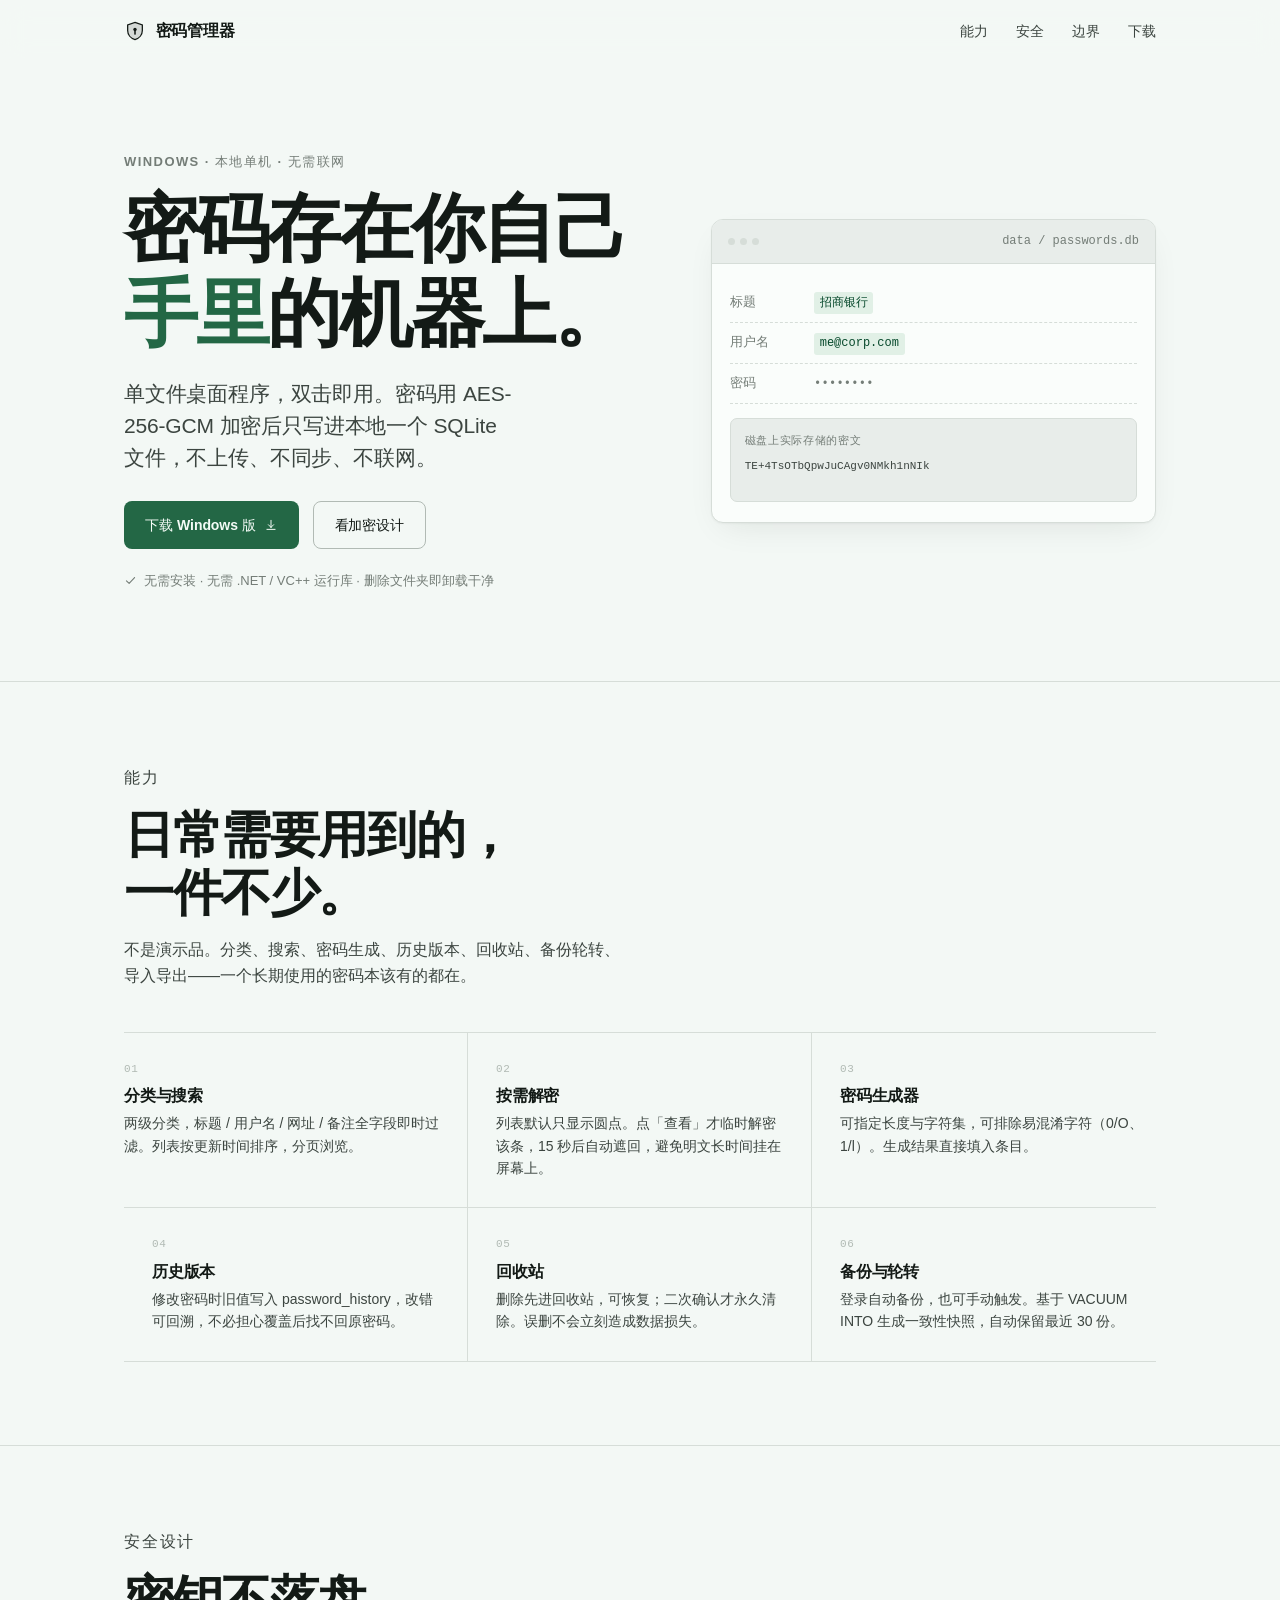
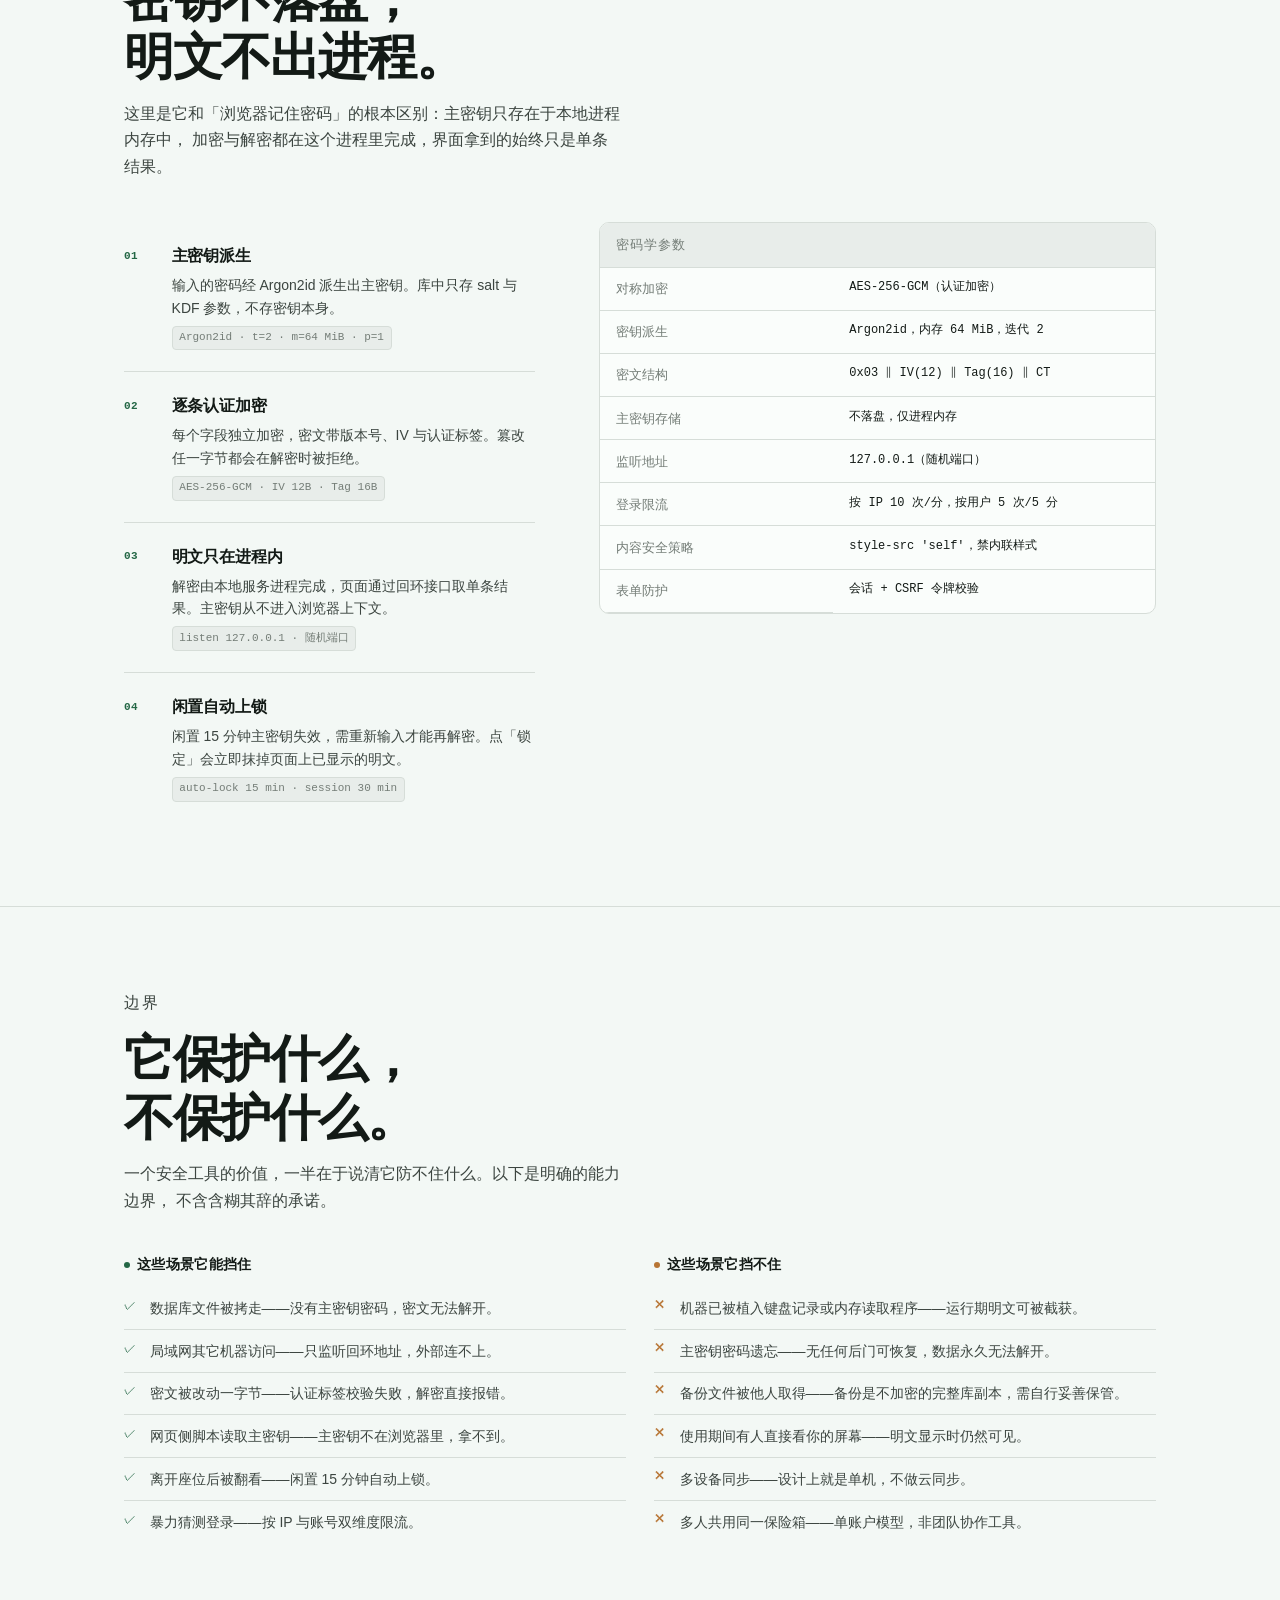
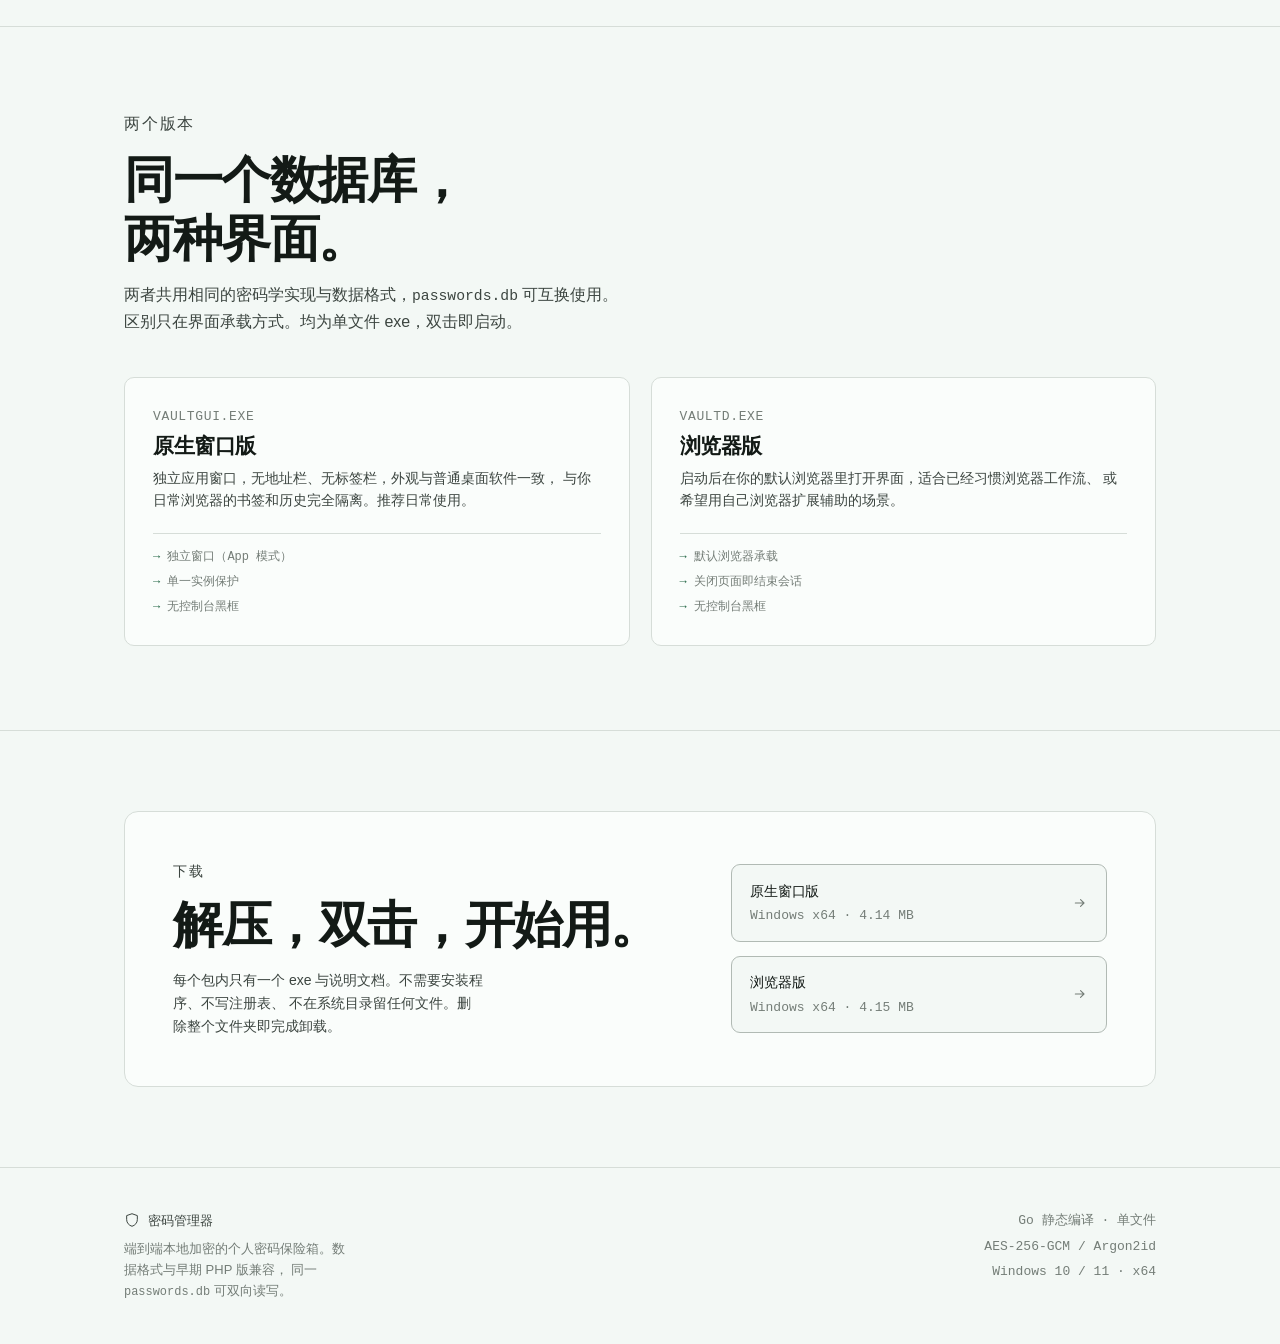
<file: docs/密码管理器-产品介绍页.html>
<!DOCTYPE html>
<html lang="zh-CN">
<head>
<meta charset="UTF-8">
<meta name="viewport" content="width=device-width, initial-scale=1">
<title>密码管理器 — 一个不联网的本地密码保险箱</title>
<style>
/* ============================================================
   极简克制·工具感
   - 单一强调色（深栀绿），只用于 CTA 与极少数标记
   - 中性色带品牌色偏移（oklch chroma 0.012），避免死灰
   - 5 级字号，比例 1.32；正文固定 rem，标题用 clamp 流体
   - 垂直节奏：正文行高 1.62 → 基础间距 28px 的倍数
   ============================================================ */
:root {
  /* 中性色：带极轻绿偏移（hue 158），不是纯灰 */
  --ink-0:  oklch(99.2% 0.004 158);   /* 最高亮面 */
  --ink-1:  oklch(97.4% 0.006 158);   /* 页面底 */
  --ink-2:  oklch(94.2% 0.008 158);   /* 次级面 */
  --ink-3:  oklch(89.0% 0.010 158);   /* 分隔线 */
  --ink-4:  oklch(78.0% 0.012 158);   /* 边框 */
  --ink-6:  oklch(58.0% 0.014 158);   /* 弱文本 */
  --ink-8:  oklch(38.0% 0.014 158);   /* 次级文本 */
  --ink-10: oklch(21.0% 0.014 158);   /* 正文 */

  /* 强调色：深栀绿，仅用于 CTA / 关键数字 / 提示点 */
  --brand:      oklch(46% 0.088 158);
  --brand-deep: oklch(36% 0.080 158);
  --brand-soft: oklch(94% 0.020 158);

  /* 语义：克制使用 */
  --warn: oklch(62% 0.115 62);
  --bad:  oklch(52% 0.145 28);

  /* 字体：中文优先系统黑体，英文用 Variable 无衬线 */
  --f-sans: "Instrument Sans", -apple-system, BlinkMacSystemFont, "Segoe UI",
            "PingFang SC", "Hiragino Sans GB", "Microsoft YaHei", sans-serif;
  --f-mono: ui-monospace, "SF Mono", "Cascadia Mono", Consolas,
            "Liberation Mono", monospace;

  /* 字号（比例 ≈1.32） */
  --t-xs:   0.8125rem;
  --t-sm:   0.875rem;
  --t-base: 1rem;
  --t-lg:   1.3125rem;
  --t-xl:   1.75rem;
  --t-2xl:  clamp(2.1rem, 1.4rem + 2.6vw, 3.15rem);
  --t-3xl:  clamp(2.6rem, 1.5rem + 4.4vw, 4.6rem);

  /* 间距：28px 基数 */
  --s1: 0.4375rem;
  --s2: 0.875rem;
  --s3: 1.3125rem;
  --s4: 1.75rem;
  --s5: 2.625rem;
  --s6: 3.5rem;
  --s7: 5.25rem;
  --s8: 7rem;

  --maxw: 1120px;
  --dur: 220ms;
  --ease: cubic-bezier(0.22, 1, 0.36, 1);  /* ease-out-quart */
}

* { box-sizing: border-box; }

html {
  -webkit-text-size-adjust: 100%;
  scroll-behavior: smooth;
}

body {
  margin: 0;
  font-family: var(--f-sans);
  font-size: var(--t-base);
  line-height: 1.62;
  color: var(--ink-10);
  background: var(--ink-1);
  font-kerning: normal;
  -webkit-font-smoothing: antialiased;
  text-rendering: optimizeLegibility;
}

@media (prefers-reduced-motion: reduce) {
  html { scroll-behavior: auto; }
  *, *::before, *::after {
    animation-duration: 0.01ms !important;
    transition-duration: 0.01ms !important;
  }
}

/* ---------- 基础排版 ---------- */
h1, h2, h3 {
  margin: 0;
  font-weight: 600;
  letter-spacing: -0.022em;
  text-wrap: balance;
  line-height: 1.16;
}
p { margin: 0; }
a { color: inherit; }
strong { font-weight: 620; color: var(--ink-10); }
code, .mono {
  font-family: var(--f-mono);
  font-size: 0.92em;
  font-variant-ligatures: none;
}

.wrap {
  width: 100%;
  max-width: var(--maxw);
  margin: 0 auto;
  padding: 0 clamp(1.25rem, 4vw, 2.75rem);
}

.eyebrow {
  font-size: var(--t-xs);
  font-weight: 560;
  letter-spacing: 0.11em;
  text-transform: uppercase;
  color: var(--ink-6);
}
.eyebrow-tight { margin-bottom: var(--s2); }

/* ---------- 顶栏 ---------- */
.nav {
  position: sticky;
  top: 0;
  z-index: 50;
  background: var(--ink-1);
  border-bottom: 1px solid transparent;
  transition: border-color var(--dur) var(--ease),
              background var(--dur) var(--ease);
}
/* 有 backdrop-filter 支持时才用半透明+模糊，否则维持不透明。
   只写半透明而不写模糊，下层文字会直接穿透到顶栏上（实测踩到）。 */
@supports (backdrop-filter: blur(1px)) or (-webkit-backdrop-filter: blur(1px)) {
  .nav {
    background: color-mix(in oklch, var(--ink-1) 84%, transparent);
    -webkit-backdrop-filter: saturate(180%) blur(14px);
    backdrop-filter: saturate(180%) blur(14px);
  }
}
.nav.scrolled {
  border-bottom-color: var(--ink-3);
}
.nav-inner {
  display: flex;
  align-items: center;
  justify-content: space-between;
  gap: var(--s3);
  height: 62px;
}
.brand {
  display: flex;
  align-items: center;
  gap: 0.6rem;
  font-weight: 600;
  letter-spacing: -0.015em;
  text-decoration: none;
}
.brand svg { display: block; }

.nav-links {
  display: flex;
  align-items: center;
  gap: var(--s4);
  font-size: var(--t-sm);
  color: var(--ink-8);
}
.nav-links a {
  text-decoration: none;
  transition: color var(--dur) var(--ease);
}
.nav-links a:hover { color: var(--ink-10); }

@media (max-width: 720px) {
  .nav-links .hide-sm { display: none; }
}

/* ---------- 按钮 ---------- */
.btn {
  display: inline-flex;
  align-items: center;
  justify-content: center;
  gap: 0.5rem;
  padding: 0.72rem 1.28rem;
  border-radius: 8px;
  border: 1px solid transparent;
  font-family: inherit;
  font-size: var(--t-sm);
  font-weight: 560;
  letter-spacing: -0.006em;
  text-decoration: none;
  cursor: pointer;
  transition: background var(--dur) var(--ease),
              border-color var(--dur) var(--ease),
              color var(--dur) var(--ease),
              transform var(--dur) var(--ease);
  white-space: nowrap;
}
.btn-primary {
  background: var(--brand);
  color: oklch(98% 0.01 158);
}
.btn-primary:hover {
  background: var(--brand-deep);
  transform: translateY(-1px);
}
.btn-ghost {
  background: transparent;
  border-color: var(--ink-4);
  color: var(--ink-10);
}
.btn-ghost:hover {
  border-color: var(--ink-6);
  background: var(--ink-0);
}

/* ---------- 首屏 ---------- */
.hero {
  padding-top: clamp(3rem, 7vw, 5.5rem);
  padding-bottom: clamp(3rem, 7vw, 6rem);
}
.hero-grid {
  display: grid;
  grid-template-columns: minmax(0, 1.08fr) minmax(0, 0.92fr);
  gap: clamp(2rem, 5vw, 4.5rem);
  align-items: center;
}
@media (max-width: 900px) {
  .hero-grid { grid-template-columns: 1fr; gap: var(--s5); }
}

.hero h1 {
  font-size: var(--t-3xl);
  letter-spacing: -0.032em;
  margin: var(--s2) 0 var(--s3);
}
.hero h1 em {
  font-style: normal;
  color: var(--brand);
}
.hero-lede {
  font-size: var(--t-lg);
  line-height: 1.52;
  color: var(--ink-8);
  max-width: 34ch;
  letter-spacing: -0.008em;
  /* 避免末行只剩一两个字（中文无空格，靠 pretty 让断行更均衡） */
  text-wrap: pretty;
  word-break: keep-all;
}
.hero-actions {
  display: flex;
  flex-wrap: wrap;
  align-items: center;
  gap: var(--s2);
  margin-top: var(--s4);
}
.hero-note {
  margin-top: var(--s3);
  font-size: var(--t-xs);
  color: var(--ink-6);
  display: flex;
  align-items: center;
  gap: 0.45rem;
}

/* 首屏右侧：密文可视化卡片 */
.vault-viz {
  border: 1px solid var(--ink-3);
  border-radius: 12px;
  background: var(--ink-0);
  overflow: hidden;
  box-shadow: 0 1px 2px oklch(20% 0.02 158 / 0.04),
              0 12px 32px -12px oklch(20% 0.02 158 / 0.10);
}
.viz-head {
  display: flex;
  align-items: center;
  justify-content: space-between;
  padding: 0.75rem 1rem;
  border-bottom: 1px solid var(--ink-3);
  background: var(--ink-2);
}
.viz-dots { display: flex; gap: 5px; }
.viz-dots span {
  width: 7px; height: 7px;
  border-radius: 50%;
  background: var(--ink-3);
}
.viz-title {
  font-size: 0.75rem;
  color: var(--ink-6);
  font-family: var(--f-mono);
}
.viz-body { padding: 1.15rem 1.15rem 1.25rem; }

.field-row {
  display: flex;
  align-items: baseline;
  gap: 0.75rem;
  padding: 0.5rem 0;
  border-bottom: 1px dashed var(--ink-3);
  font-size: var(--t-xs);
}
.field-row:last-of-type { border-bottom: 0; }
.field-k {
  flex: 0 0 4.5rem;
  color: var(--ink-6);
}
.field-v {
  font-family: var(--f-mono);
  font-size: 0.75rem;
  color: var(--ink-10);
  overflow-wrap: anywhere;
}
.field-v.plain {
  background: var(--brand-soft);
  color: var(--brand-deep);
  padding: 0.08rem 0.35rem;
  border-radius: 3px;
  font-weight: 500;
}
.field-v.cipher {
  color: var(--ink-6);
  letter-spacing: 0.02em;
}

/* 密文变化动效 */
.cipher-stage {
  margin-top: 0.9rem;
  padding: 0.8rem 0.85rem;
  background: var(--ink-2);
  border-radius: 7px;
  border: 1px solid var(--ink-3);
}
.cipher-label {
  font-size: 0.6875rem;
  color: var(--ink-6);
  letter-spacing: 0.06em;
  text-transform: uppercase;
  margin-bottom: 0.45rem;
}
.cipher-line {
  font-family: var(--f-mono);
  font-size: 0.6875rem;
  line-height: 1.75;
  color: var(--ink-6);
  overflow-wrap: anywhere;
  /* 固定两行高度：密文滚动时容器不跳动，且避免右侧大片留白 */
  min-height: 2.9em;
  display: block;
  transition: color 120ms linear;
}
.cipher-line.live { color: var(--ink-8); }

/* ---------- 分隔线 ---------- */
.rule {
  height: 1px;
  background: var(--ink-3);
  border: 0;
  margin: 0;
}

/* ---------- 通用区块 ---------- */
.section {
  padding: clamp(3rem, 6.5vw, 5.5rem) 0;
}
.section-head {
  max-width: 62ch;
  margin-bottom: var(--s5);
}
.section-head h2 {
  font-size: var(--t-2xl);
  letter-spacing: -0.028em;
  margin: var(--s2) 0 var(--s2);
  /* 中文标题断行控制：优先在标点/短语处断，避免「明/文」这种单字孤行 */
  word-break: keep-all;
  line-break: strict;
  text-wrap: pretty;
}
.section-head p {
  font-size: var(--t-base);
  color: var(--ink-8);
  line-height: 1.66;
  max-width: 56ch;
}

/* ---------- 能力网格 ---------- */
.cap-grid {
  display: grid;
  grid-template-columns: repeat(3, minmax(0, 1fr));
  gap: 0;
  border-top: 1px solid var(--ink-3);
}
@media (max-width: 860px) {
  .cap-grid { grid-template-columns: repeat(2, minmax(0, 1fr)); }
}
@media (max-width: 560px) {
  .cap-grid { grid-template-columns: 1fr; }
}
.cap {
  padding: var(--s4) var(--s4) var(--s4) 0;
  border-bottom: 1px solid var(--ink-3);
  border-right: 1px solid var(--ink-3);
  padding-left: var(--s4);
}
.cap:first-child { padding-left: 0; }
.cap:nth-child(3n) { border-right: 0; padding-right: 0; }
@media (max-width: 860px) {
  .cap:nth-child(3n) { border-right: 1px solid var(--ink-3); padding-right: var(--s4); }
  .cap:nth-child(2n) { border-right: 0; padding-right: 0; }
  .cap:nth-child(2n+1) { padding-left: 0; }
}
@media (max-width: 560px) {
  .cap, .cap:nth-child(2n), .cap:nth-child(3n) {
    border-right: 0;
    padding-left: 0;
    padding-right: 0;
  }
}
.cap-idx {
  font-family: var(--f-mono);
  font-size: 0.6875rem;
  color: var(--ink-4);
  letter-spacing: 0.06em;
}
.cap h3 {
  font-size: var(--t-base);
  font-weight: 600;
  margin: 0.55rem 0 0.4rem;
  letter-spacing: -0.012em;
}
.cap p {
  font-size: var(--t-sm);
  line-height: 1.6;
  color: var(--ink-8);
}

/* ---------- 安全架构：非对称双栏 ---------- */
.sec-grid {
  display: grid;
  grid-template-columns: minmax(0, 0.85fr) minmax(0, 1.15fr);
  gap: clamp(2rem, 5vw, 4.5rem);
  align-items: start;
}
@media (max-width: 900px) {
  .sec-grid { grid-template-columns: 1fr; gap: var(--s5); }
}

/* 加密流程：竖向步骤 */
.flow { display: grid; gap: 0; }
.flow-step {
  display: grid;
  grid-template-columns: 2.1rem minmax(0, 1fr);
  gap: var(--s2);
  padding: var(--s3) 0;
  border-bottom: 1px solid var(--ink-3);
}
.flow-step:last-child { border-bottom: 0; }
.flow-num {
  font-family: var(--f-mono);
  font-size: 0.6875rem;
  color: var(--brand);
  font-weight: 600;
  padding-top: 0.28rem;
  letter-spacing: 0.04em;
}
.flow-step h4 {
  margin: 0 0 0.3rem;
  font-size: var(--t-base);
  font-weight: 600;
  letter-spacing: -0.01em;
}
.flow-step p {
  font-size: var(--t-sm);
  color: var(--ink-8);
  line-height: 1.62;
}
.flow-step .spec {
  display: inline-block;
  margin-top: 0.4rem;
  font-family: var(--f-mono);
  font-size: 0.6875rem;
  color: var(--ink-6);
  background: var(--ink-2);
  border: 1px solid var(--ink-3);
  padding: 0.16rem 0.42rem;
  border-radius: 4px;
}

/* 参数表 */
.params {
  border: 1px solid var(--ink-3);
  border-radius: 10px;
  overflow: hidden;
  background: var(--ink-0);
}
.params-head {
  padding: 0.7rem 1rem;
  border-bottom: 1px solid var(--ink-3);
  background: var(--ink-2);
  font-size: var(--t-xs);
  color: var(--ink-6);
  letter-spacing: 0.06em;
  text-transform: uppercase;
}
.params table {
  width: 100%;
  border-collapse: collapse;
  font-size: var(--t-sm);
}
.params th, .params td {
  text-align: left;
  padding: 0.66rem 1rem;
  border-bottom: 1px solid var(--ink-3);
  vertical-align: top;
}
.params tr:last-child td { border-bottom: 0; }
.params th {
  font-weight: 560;
  color: var(--ink-6);
  font-size: var(--t-xs);
  width: 42%;
}
.params td {
  font-family: var(--f-mono);
  font-size: 0.75rem;
  color: var(--ink-10);
  font-variant-numeric: tabular-nums;
}

/* ---------- 威胁模型：清单 ---------- */
.threat {
  display: grid;
  grid-template-columns: repeat(2, minmax(0, 1fr));
  gap: var(--s4);
}
@media (max-width: 760px) { .threat { grid-template-columns: 1fr; } }

.threat-col h3 {
  font-size: var(--t-sm);
  font-weight: 600;
  letter-spacing: 0.02em;
  margin-bottom: var(--s2);
  display: flex;
  align-items: center;
  gap: 0.45rem;
}
.tag-dot {
  width: 6px; height: 6px;
  border-radius: 50%;
  flex: 0 0 auto;
}
.tag-dot.ok { background: var(--brand); }
.tag-dot.no { background: var(--warn); }

.threat-list {
  margin: 0;
  padding: 0;
  list-style: none;
  font-size: var(--t-sm);
  color: var(--ink-8);
}
.threat-list li {
  padding: 0.62rem 0;
  border-bottom: 1px solid var(--ink-3);
  line-height: 1.58;
  display: grid;
  grid-template-columns: 1.1rem minmax(0, 1fr);
  gap: 0.5rem;
}
.threat-list li:last-child { border-bottom: 0; }
.threat-list .mk {
  font-family: var(--f-mono);
  font-size: 0.75rem;
  line-height: 1.65;
}
.threat-list .mk.ok { color: var(--brand); }
.threat-list .mk.no { color: var(--warn); }

/* ---------- 对比：两版本 ---------- */
.versus {
  display: grid;
  grid-template-columns: repeat(2, minmax(0, 1fr));
  gap: var(--s3);
}
@media (max-width: 760px) { .versus { grid-template-columns: 1fr; } }

.card {
  border: 1px solid var(--ink-3);
  border-radius: 10px;
  background: var(--ink-0);
  padding: var(--s4);
  transition: border-color var(--dur) var(--ease),
              box-shadow var(--dur) var(--ease);
}
.card:hover {
  border-color: var(--ink-4);
  box-shadow: 0 8px 24px -14px oklch(20% 0.02 158 / 0.16);
}
.card-tag {
  font-size: var(--t-xs);
  color: var(--ink-6);
  letter-spacing: 0.05em;
  text-transform: uppercase;
  font-family: var(--f-mono);
}
.card h3 {
  font-size: var(--t-lg);
  margin: 0.4rem 0 0.55rem;
  letter-spacing: -0.018em;
}
.card p {
  font-size: var(--t-sm);
  color: var(--ink-8);
  line-height: 1.62;
}
.card-spec {
  margin-top: var(--s3);
  padding-top: var(--s2);
  border-top: 1px solid var(--ink-3);
  display: grid;
  gap: 0.34rem;
  font-size: 0.75rem;
  color: var(--ink-6);
  font-family: var(--f-mono);
}
.card-spec span::before {
  content: "→ ";
  color: var(--brand);
}

/* ---------- 下载 ---------- */
.download {
  padding: clamp(3rem, 6.5vw, 5rem) 0;
}
.dl-panel {
  border: 1px solid var(--ink-3);
  border-radius: 14px;
  background: var(--ink-0);
  padding: clamp(1.75rem, 4vw, 3rem);
  display: grid;
  grid-template-columns: minmax(0, 1.35fr) minmax(0, 1fr);
  gap: clamp(1.75rem, 4vw, 3.5rem);
  align-items: center;
}
@media (max-width: 820px) {
  .dl-panel { grid-template-columns: 1fr; gap: var(--s4); }
}
.dl-panel h2 {
  font-size: var(--t-2xl);
  letter-spacing: -0.028em;
  margin-bottom: var(--s2);
}
.dl-panel p {
  font-size: var(--t-sm);
  color: var(--ink-8);
  line-height: 1.64;
  max-width: 40ch;
}
.dl-actions {
  display: grid;
  gap: var(--s2);
}
.dl-btn {
  display: flex;
  align-items: center;
  justify-content: space-between;
  gap: var(--s2);
  padding: 0.92rem 1.1rem;
  border: 1px solid var(--ink-4);
  border-radius: 9px;
  text-decoration: none;
  background: var(--ink-1);
  transition: border-color var(--dur) var(--ease),
              background var(--dur) var(--ease),
              transform var(--dur) var(--ease);
}
.dl-btn:hover {
  border-color: var(--brand);
  background: var(--ink-0);
  transform: translateY(-1px);
}
.dl-btn-main {
  display: grid;
  gap: 0.16rem;
}
.dl-btn-name {
  font-size: var(--t-sm);
  font-weight: 580;
  letter-spacing: -0.008em;
}
.dl-btn-meta {
  font-size: var(--t-xs);
  color: var(--ink-6);
  font-family: var(--f-mono);
}
.dl-arrow {
  color: var(--ink-6);
  transition: color var(--dur) var(--ease),
              transform var(--dur) var(--ease);
  flex: 0 0 auto;
}
.dl-btn:hover .dl-arrow {
  color: var(--brand);
  transform: translateX(2px);
}

/* ---------- 页脚 ---------- */
.foot {
  border-top: 1px solid var(--ink-3);
  padding: var(--s5) 0 var(--s5);
}
.foot-inner {
  display: flex;
  flex-wrap: wrap;
  justify-content: space-between;
  gap: var(--s3);
  align-items: flex-start;
  font-size: var(--t-xs);
  color: var(--ink-6);
}
.foot-brand {
  display: grid;
  gap: 0.45rem;
  max-width: 32ch;
}
.foot-brand-row {
  display: flex;
  align-items: center;
  gap: 0.5rem;
  color: var(--ink-8);
  font-weight: 580;
}
.foot-meta {
  display: grid;
  gap: 0.3rem;
  text-align: right;
  font-family: var(--f-mono);
}
@media (max-width: 620px) {
  .foot-meta { text-align: left; }
}

/* ---------- 滚动入场（渐进增强）----------
   关键：默认必须可见。只有 JS 确认可用时，才由 <html class="js"> 启用
   初始隐藏态。否则一旦 IntersectionObserver 未触发、JS 被拦截、
   或页面在特殊环境渲染，内容会永久停在 opacity:0 —— 整页空白。
   「内容可见性绝不能依赖动画」。 */
.reveal {
  opacity: 1;
  transform: none;
}
html.js .reveal {
  opacity: 0;
  transform: translateY(14px);
  transition: opacity 620ms var(--ease), transform 620ms var(--ease);
}
html.js .reveal.in {
  opacity: 1;
  transform: none;
}
@media (prefers-reduced-motion: reduce) {
  html.js .reveal { opacity: 1; transform: none; transition: none; }
}

/* ---------- 焦点可见 ---------- */
:focus-visible {
  outline: 2px solid var(--brand);
  outline-offset: 3px;
  border-radius: 3px;
}
</style>
</head>
<body>

<!-- ============ 顶栏 ============ -->
<header class="nav" id="nav">
  <div class="wrap nav-inner">
    <a class="brand" href="#top" aria-label="密码管理器 首页">
      <svg width="22" height="22" viewBox="0 0 24 24" fill="none" aria-hidden="true">
        <path d="M12 2.6 20 5.4v6.1c0 4.6-3.3 8.6-8 9.9-4.7-1.3-8-5.3-8-9.9V5.4L12 2.6Z"
              fill="currentColor" opacity="0.14"/>
        <path d="M12 2.6 20 5.4v6.1c0 4.6-3.3 8.6-8 9.9-4.7-1.3-8-5.3-8-9.9V5.4L12 2.6Z"
              stroke="currentColor" stroke-width="1.4"/>
        <circle cx="12" cy="10.4" r="1.85" fill="currentColor"/>
        <path d="M12 12.1v3.3" stroke="currentColor" stroke-width="1.7" stroke-linecap="round"/>
      </svg>
      密码管理器
    </a>
    <nav class="nav-links">
      <a href="#capabilities">能力</a>
      <a href="#security" class="hide-sm">安全</a>
      <a href="#threat" class="hide-sm">边界</a>
      <a href="#download">下载</a>
    </nav>
  </div>
</header>

<main id="top">

  <!-- ============ 首屏 ============ -->
  <section class="hero">
    <div class="wrap hero-grid">
      <div>
        <p class="eyebrow">Windows · 本地单机 · 无需联网</p>
        <h1>密码存在你自己<em>手里</em>的机器上。</h1>
        <p class="hero-lede">
          单文件桌面程序，双击即用。密码用 AES-256-GCM 加密后只写进本地一个
          SQLite 文件，不上传、不同步、不联网。
        </p>
        <div class="hero-actions">
          <a class="btn btn-primary" href="#download">
            下载 Windows 版
            <svg width="14" height="14" viewBox="0 0 24 24" fill="none" aria-hidden="true">
              <path d="M12 4v12m0 0 4.5-4.5M12 16l-4.5-4.5M5 19.5h14"
                    stroke="currentColor" stroke-width="1.7"
                    stroke-linecap="round" stroke-linejoin="round"/>
            </svg>
          </a>
          <a class="btn btn-ghost" href="#security">看加密设计</a>
        </div>
        <p class="hero-note">
          <svg width="13" height="13" viewBox="0 0 24 24" fill="none" aria-hidden="true">
            <path d="m4.5 12.5 5 5 10-11" stroke="currentColor" stroke-width="2"
                  stroke-linecap="round" stroke-linejoin="round"/>
          </svg>
          无需安装 · 无需 .NET / VC++ 运行库 · 删除文件夹即卸载干净
        </p>
      </div>

      <!-- 密文可视化 -->
      <div class="vault-viz" aria-hidden="true">
        <div class="viz-head">
          <div class="viz-dots"><span></span><span></span><span></span></div>
          <div class="viz-title">data / passwords.db</div>
        </div>
        <div class="viz-body">
          <div class="field-row">
            <span class="field-k">标题</span>
            <span class="field-v plain">招商银行</span>
          </div>
          <div class="field-row">
            <span class="field-k">用户名</span>
            <span class="field-v plain">me@corp.com</span>
          </div>
          <div class="field-row">
            <span class="field-k">密码</span>
            <span class="field-v cipher">••••••••</span>
          </div>

          <div class="cipher-stage">
            <div class="cipher-label">磁盘上实际存储的密文</div>
            <div class="cipher-line" id="cipherLine">AwA8u3kQZ1mR0xTfJ2pLw9dHs4nYbV6cK...</div>
          </div>
        </div>
      </div>
    </div>
  </section>

  <hr class="rule">

  <!-- ============ 能力 ============ -->
  <section class="section" id="capabilities">
    <div class="wrap">
      <div class="section-head reveal">
        <p class="eyebrow">能力</p>
        <h2>日常需要用到的，一件不少。</h2>
        <p>
          不是演示品。分类、搜索、密码生成、历史版本、回收站、备份轮转、
          导入导出——一个长期使用的密码本该有的都在。
        </p>
      </div>

      <div class="cap-grid">
        <div class="cap reveal">
          <div class="cap-idx">01</div>
          <h3>分类与搜索</h3>
          <p>两级分类，标题 / 用户名 / 网址 / 备注全字段即时过滤。列表按更新时间排序，分页浏览。</p>
        </div>
        <div class="cap reveal">
          <div class="cap-idx">02</div>
          <h3>按需解密</h3>
          <p>列表默认只显示圆点。点「查看」才临时解密该条，15 秒后自动遮回，避免明文长时间挂在屏幕上。</p>
        </div>
        <div class="cap reveal">
          <div class="cap-idx">03</div>
          <h3>密码生成器</h3>
          <p>可指定长度与字符集，可排除易混淆字符（0/O、1/l）。生成结果直接填入条目。</p>
        </div>
        <div class="cap reveal">
          <div class="cap-idx">04</div>
          <h3>历史版本</h3>
          <p>修改密码时旧值写入 password_history，改错可回溯，不必担心覆盖后找不回原密码。</p>
        </div>
        <div class="cap reveal">
          <div class="cap-idx">05</div>
          <h3>回收站</h3>
          <p>删除先进回收站，可恢复；二次确认才永久清除。误删不会立刻造成数据损失。</p>
        </div>
        <div class="cap reveal">
          <div class="cap-idx">06</div>
          <h3>备份与轮转</h3>
          <p>登录自动备份，也可手动触发。基于 VACUUM INTO 生成一致性快照，自动保留最近 30 份。</p>
        </div>
      </div>
    </div>
  </section>

  <hr class="rule">

  <!-- ============ 安全架构 ============ -->
  <section class="section" id="security">
    <div class="wrap">
      <div class="section-head reveal">
        <p class="eyebrow">安全设计</p>
        <h2>密钥不落盘，明文不出进程。</h2>
        <p>
          这里是它和「浏览器记住密码」的根本区别：主密钥只存在于本地进程内存中，
          加密与解密都在这个进程里完成，界面拿到的始终只是单条结果。
        </p>
      </div>

      <div class="sec-grid">
        <div class="reveal">
          <div class="flow">
            <div class="flow-step">
              <div class="flow-num">01</div>
              <div>
                <h4>主密钥派生</h4>
                <p>输入的密码经 Argon2id 派生出主密钥。库中只存 salt 与 KDF 参数，不存密钥本身。</p>
                <span class="spec">Argon2id · t=2 · m=64 MiB · p=1</span>
              </div>
            </div>
            <div class="flow-step">
              <div class="flow-num">02</div>
              <div>
                <h4>逐条认证加密</h4>
                <p>每个字段独立加密，密文带版本号、IV 与认证标签。篡改任一字节都会在解密时被拒绝。</p>
                <span class="spec">AES-256-GCM · IV 12B · Tag 16B</span>
              </div>
            </div>
            <div class="flow-step">
              <div class="flow-num">03</div>
              <div>
                <h4>明文只在进程内</h4>
                <p>解密由本地服务进程完成，页面通过回环接口取单条结果。主密钥从不进入浏览器上下文。</p>
                <span class="spec">listen 127.0.0.1 · 随机端口</span>
              </div>
            </div>
            <div class="flow-step">
              <div class="flow-num">04</div>
              <div>
                <h4>闲置自动上锁</h4>
                <p>闲置 15 分钟主密钥失效，需重新输入才能再解密。点「锁定」会立即抹掉页面上已显示的明文。</p>
                <span class="spec">auto-lock 15 min · session 30 min</span>
              </div>
            </div>
          </div>
        </div>

        <div class="reveal">
          <div class="params">
            <div class="params-head">密码学参数</div>
            <table>
              <tbody>
                <tr>
                  <th>对称加密</th>
                  <td>AES-256-GCM（认证加密）</td>
                </tr>
                <tr>
                  <th>密钥派生</th>
                  <td>Argon2id，内存 64 MiB，迭代 2</td>
                </tr>
                <tr>
                  <th>密文结构</th>
                  <td>0x03 ‖ IV(12) ‖ Tag(16) ‖ CT</td>
                </tr>
                <tr>
                  <th>主密钥存储</th>
                  <td>不落盘，仅进程内存</td>
                </tr>
                <tr>
                  <th>监听地址</th>
                  <td>127.0.0.1（随机端口）</td>
                </tr>
                <tr>
                  <th>登录限流</th>
                  <td>按 IP 10 次/分，按用户 5 次/5 分</td>
                </tr>
                <tr>
                  <th>内容安全策略</th>
                  <td>style-src 'self'，禁内联样式</td>
                </tr>
                <tr>
                  <th>表单防护</th>
                  <td>会话 + CSRF 令牌校验</td>
                </tr>
              </tbody>
            </table>
          </div>
        </div>
      </div>
    </div>
  </section>

  <hr class="rule">

  <!-- ============ 威胁模型（边界） ============ -->
  <section class="section" id="threat">
    <div class="wrap">
      <div class="section-head reveal">
        <p class="eyebrow">边界</p>
        <h2>它保护什么，不保护什么。</h2>
        <p>
          一个安全工具的价值，一半在于说清它防不住什么。以下是明确的能力边界，
          不含含糊其辞的承诺。
        </p>
      </div>

      <div class="threat">
        <div class="threat-col reveal">
          <h3><span class="tag-dot ok"></span>这些场景它能挡住</h3>
          <ul class="threat-list">
            <li><span class="mk ok">✓</span><span>数据库文件被拷走——没有主密钥密码，密文无法解开。</span></li>
            <li><span class="mk ok">✓</span><span>局域网其它机器访问——只监听回环地址，外部连不上。</span></li>
            <li><span class="mk ok">✓</span><span>密文被改动一字节——认证标签校验失败，解密直接报错。</span></li>
            <li><span class="mk ok">✓</span><span>网页侧脚本读取主密钥——主密钥不在浏览器里，拿不到。</span></li>
            <li><span class="mk ok">✓</span><span>离开座位后被翻看——闲置 15 分钟自动上锁。</span></li>
            <li><span class="mk ok">✓</span><span>暴力猜测登录——按 IP 与账号双维度限流。</span></li>
          </ul>
        </div>

        <div class="threat-col reveal">
          <h3><span class="tag-dot no"></span>这些场景它挡不住</h3>
          <ul class="threat-list">
            <li><span class="mk no">✕</span><span>机器已被植入键盘记录或内存读取程序——运行期明文可被截获。</span></li>
            <li><span class="mk no">✕</span><span>主密钥密码遗忘——无任何后门可恢复，数据永久无法解开。</span></li>
            <li><span class="mk no">✕</span><span>备份文件被他人取得——备份是不加密的完整库副本，需自行妥善保管。</span></li>
            <li><span class="mk no">✕</span><span>使用期间有人直接看你的屏幕——明文显示时仍然可见。</span></li>
            <li><span class="mk no">✕</span><span>多设备同步——设计上就是单机，不做云同步。</span></li>
            <li><span class="mk no">✕</span><span>多人共用同一保险箱——单账户模型，非团队协作工具。</span></li>
          </ul>
        </div>
      </div>
    </div>
  </section>

  <hr class="rule">

  <!-- ============ 两个版本 ============ -->
  <section class="section" id="editions">
    <div class="wrap">
      <div class="section-head reveal">
        <p class="eyebrow">两个版本</p>
        <h2>同一个数据库，两种界面。</h2>
        <p>
          两者共用相同的密码学实现与数据格式，<code>passwords.db</code>
          可互换使用。区别只在界面承载方式。均为单文件 exe，双击即启动。
        </p>
      </div>

      <div class="versus">
        <article class="card reveal">
          <div class="card-tag">vaultgui.exe</div>
          <h3>原生窗口版</h3>
          <p>
            独立应用窗口，无地址栏、无标签栏，外观与普通桌面软件一致，
            与你日常浏览器的书签和历史完全隔离。推荐日常使用。
          </p>
          <div class="card-spec">
            <span>独立窗口（App 模式）</span>
            <span>单一实例保护</span>
            <span>无控制台黑框</span>
          </div>
        </article>

        <article class="card reveal">
          <div class="card-tag">vaultd.exe</div>
          <h3>浏览器版</h3>
          <p>
            启动后在你的默认浏览器里打开界面，适合已经习惯浏览器工作流、
            或希望用自己浏览器扩展辅助的场景。
          </p>
          <div class="card-spec">
            <span>默认浏览器承载</span>
            <span>关闭页面即结束会话</span>
            <span>无控制台黑框</span>
          </div>
        </article>
      </div>
    </div>
  </section>

  <hr class="rule">

  <!-- ============ 下载 ============ -->
  <section class="download" id="download">
    <div class="wrap">
      <div class="dl-panel reveal">
        <div>
          <p class="eyebrow eyebrow-tight">下载</p>
          <h2>解压，双击，开始用。</h2>
          <p>
            每个包内只有一个 exe 与说明文档。不需要安装程序、不写注册表、
            不在系统目录留任何文件。删除整个文件夹即完成卸载。
          </p>
        </div>
        <div class="dl-actions">
          <a class="dl-btn" href="密码管理器-原生窗口版-Windows.zip" download>
            <span class="dl-btn-main">
              <span class="dl-btn-name">原生窗口版</span>
              <span class="dl-btn-meta">Windows x64 · 4.14 MB</span>
            </span>
            <svg class="dl-arrow" width="16" height="16" viewBox="0 0 24 24" fill="none" aria-hidden="true">
              <path d="M5 12h13m0 0-5.2-5.2M18 12l-5.2 5.2"
                    stroke="currentColor" stroke-width="1.6"
                    stroke-linecap="round" stroke-linejoin="round"/>
            </svg>
          </a>
          <a class="dl-btn" href="密码管理器-桌面版-Windows.zip" download>
            <span class="dl-btn-main">
              <span class="dl-btn-name">浏览器版</span>
              <span class="dl-btn-meta">Windows x64 · 4.15 MB</span>
            </span>
            <svg class="dl-arrow" width="16" height="16" viewBox="0 0 24 24" fill="none" aria-hidden="true">
              <path d="M5 12h13m0 0-5.2-5.2M18 12l-5.2 5.2"
                    stroke="currentColor" stroke-width="1.6"
                    stroke-linecap="round" stroke-linejoin="round"/>
            </svg>
          </a>
        </div>
      </div>
    </div>
  </section>

</main>

<!-- ============ 页脚 ============ -->
<footer class="foot">
  <div class="wrap foot-inner">
    <div class="foot-brand">
      <div class="foot-brand-row">
        <svg width="16" height="16" viewBox="0 0 24 24" fill="none" aria-hidden="true">
          <path d="M12 2.6 20 5.4v6.1c0 4.6-3.3 8.6-8 9.9-4.7-1.3-8-5.3-8-9.9V5.4L12 2.6Z"
                stroke="currentColor" stroke-width="1.5"/>
        </svg>
        密码管理器
      </div>
      <span>
        端到端本地加密的个人密码保险箱。数据格式与早期 PHP 版兼容，
        同一 <code>passwords.db</code> 可双向读写。
      </span>
    </div>
    <div class="foot-meta">
      <span>Go 静态编译 · 单文件</span>
      <span>AES-256-GCM / Argon2id</span>
      <span>Windows 10 / 11 · x64</span>
    </div>
  </div>
</footer>

<script>
/* ---------- 顶栏滚动状态 ---------- */
(function () {
  var nav = document.getElementById('nav');
  var onScroll = function () {
    if (window.scrollY > 8) nav.classList.add('scrolled');
    else nav.classList.remove('scrolled');
  };
  window.addEventListener('scroll', onScroll, { passive: true });
  onScroll();
})();

/* ---------- 滚动入场（渐进增强）----------
   先判断能力：只有 IntersectionObserver 可用时才启用隐藏-淡入。
   并且加两道兜底：
     1) 入场失败也要在 1.2s 后全部显示（防止观察器漏触发）
     2) 页面不可见/打印时全部显示
   原则：内容可见性优先于动效。 */
(function () {
  var root = document.documentElement;
  var els = document.querySelectorAll('.reveal');

  function showAll() {
    els.forEach(function (el) { el.classList.add('in'); });
  }

  if (!('IntersectionObserver' in window)) {
    // 不支持观察器：全部直接可见，不加 .js 类
    return;
  }

  root.classList.add('js');

  var io = new IntersectionObserver(function (entries) {
    entries.forEach(function (e) {
      if (e.isIntersecting) {
        e.target.classList.add('in');
        io.unobserve(e.target);
      }
    });
  }, { rootMargin: '0px 0px -10% 0px', threshold: 0.05 });

  els.forEach(function (el) { io.observe(el); });

  // 兜底一：1.2 秒后仍未 in 的，强制显示
  setTimeout(function () {
    els.forEach(function (el) {
      if (!el.classList.contains('in')) el.classList.add('in');
    });
  }, 1200);
})();

/* ---------- 密文滚动演示 ----------
   用真实的密文结构（0x03 版本前缀 + base64）生成视觉文本，
   让「磁盘上看到的东西」这件事变得可感知。不是假数据图。 */
(function () {
  var line = document.getElementById('cipherLine');
  if (!line) return;

  var reduce = window.matchMedia('(prefers-reduced-motion: reduce)').matches;
  var b64 = 'ABCDEFGHIJKLMNOPQRSTUVWXYZabcdefghijklmnopqrstuvwxyz0123456789+/';

  function randCipher() {
    // 版本前缀 0x03 的 base64 首字符固定为 'A'，其余随机
    var s = 'Aw';
    var n = 180;
    for (var i = 0; i < n; i++) {
      s += b64[(Math.random() * b64.length) | 0];
    }
    return s;
  }

  if (reduce) {
    line.textContent = randCipher();
    return;
  }

  var text = randCipher();
  var pos = 0;
  // 可见字符数按容器实际宽度算，避免桌面端右侧大片留白
  function visibleCount() {
    var w = line.clientWidth || 320;
    // 等宽字符宽度 ≈ fontSize * 0.6，留 3% 余量
    var charW = parseFloat(getComputedStyle(line).fontSize) * 0.6;
    return Math.max(28, Math.floor((w / charW) * 1.02));
  }
  var visible = visibleCount();
  var speed = 1;         // 每帧推进

  window.addEventListener('resize', function () {
    visible = visibleCount();
  });

  function frame() {
    pos += speed;
    if (pos > text.length + visible) {
      text = randCipher();
      pos = 0;
    }
    var start = Math.max(0, pos - visible);
    var slice = text.slice(start, pos);
    // 尾部留一点抖动感：最后 6 个字符随机化
    if (slice.length > 6 && pos < text.length) {
      var head = slice.slice(0, slice.length - 6);
      var tail = slice.slice(-6).split('').map(function (ch) {
        return Math.random() < 0.18
          ? b64[(Math.random() * b64.length) | 0]
          : ch;
      }).join('');
      slice = head + tail;
    }
    line.textContent = slice || text.slice(0, visible);
    line.classList.add('live');
    setTimeout(frame, 55);
  }
  frame();
})();
</script>
</body>
</html>
</file>
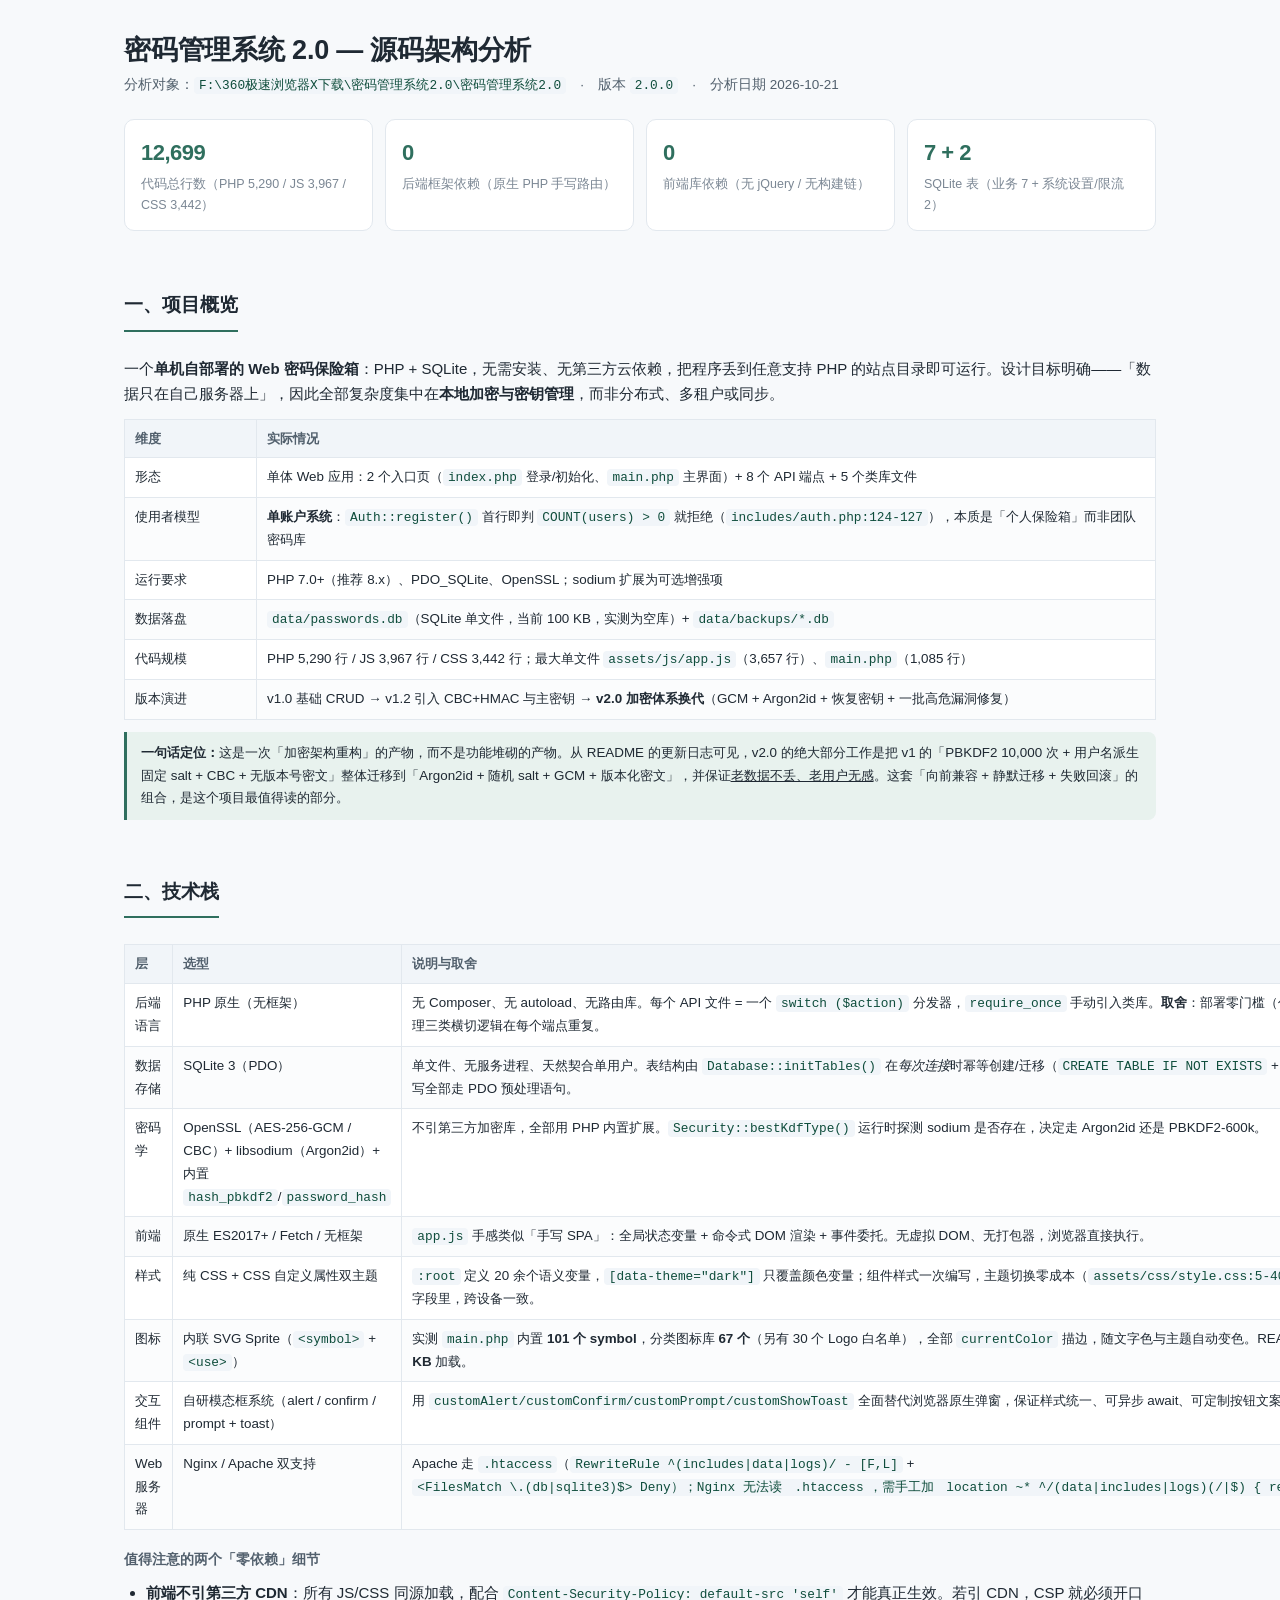
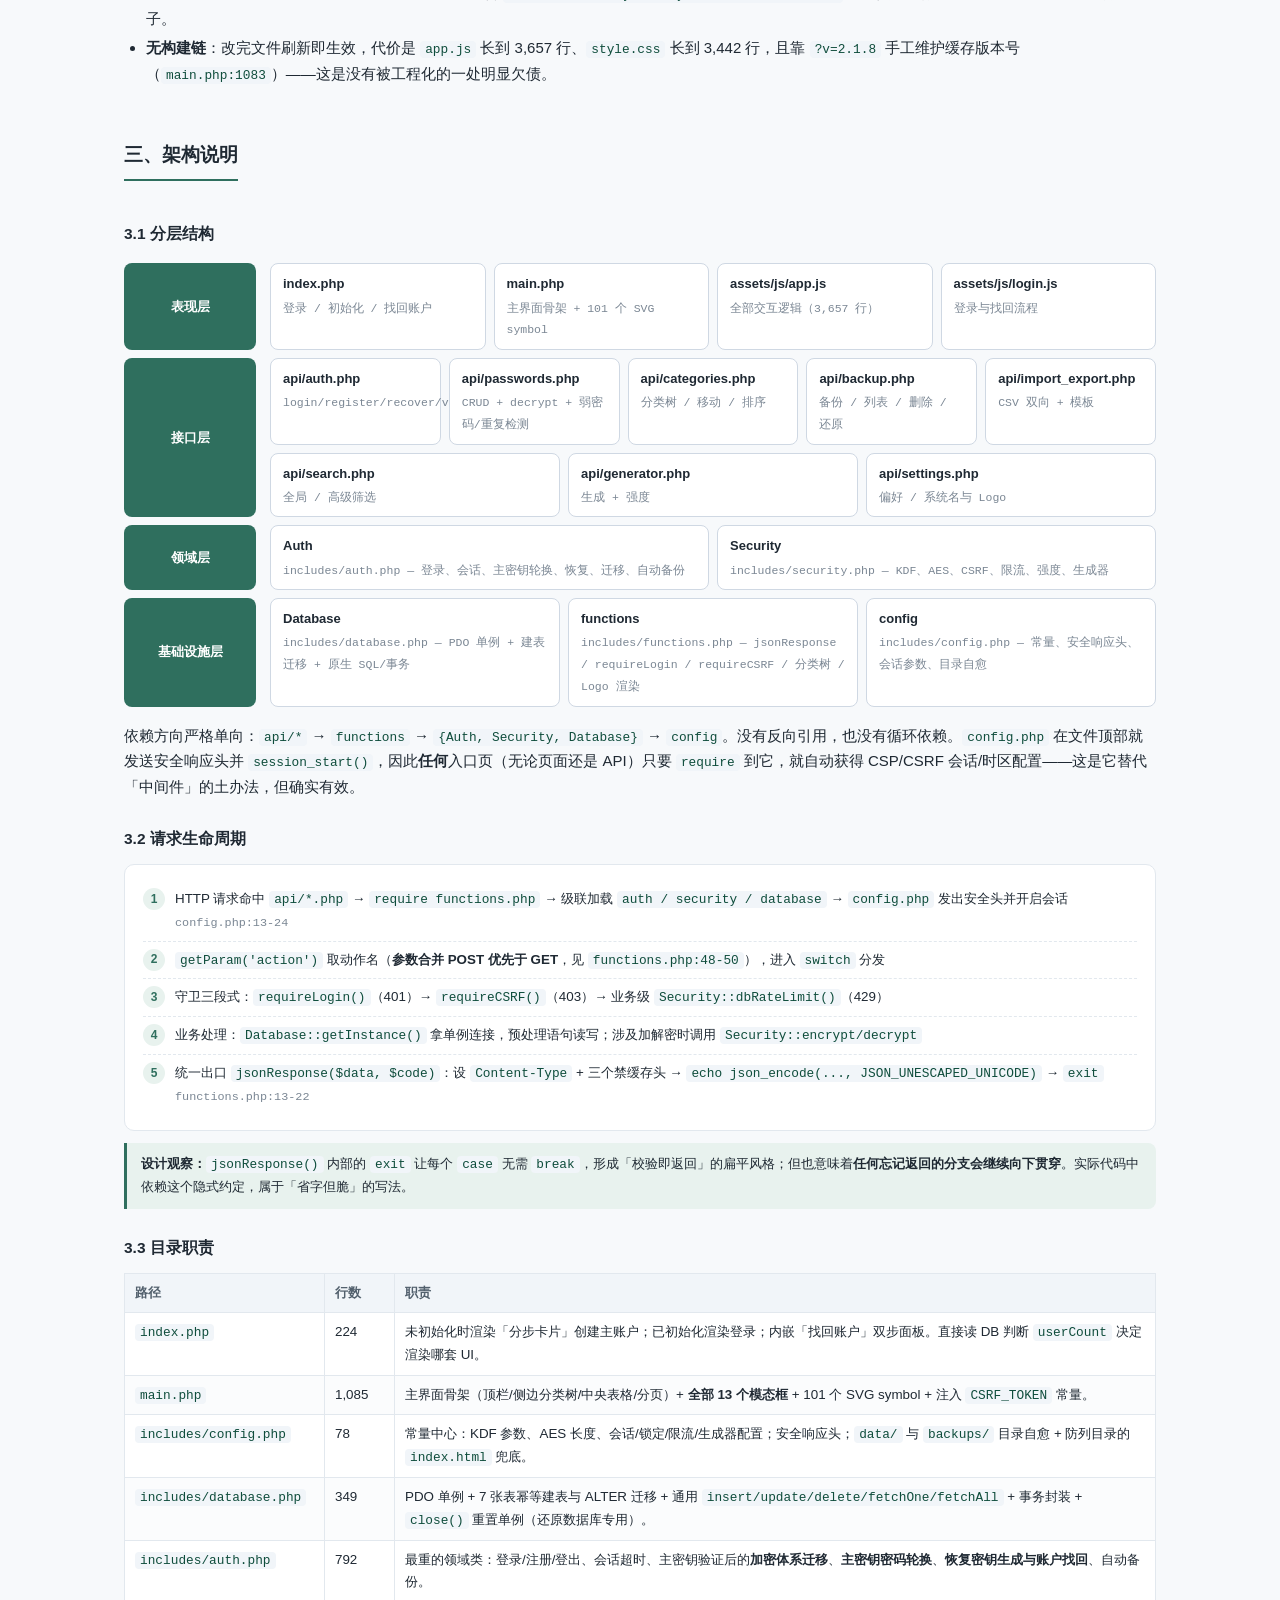
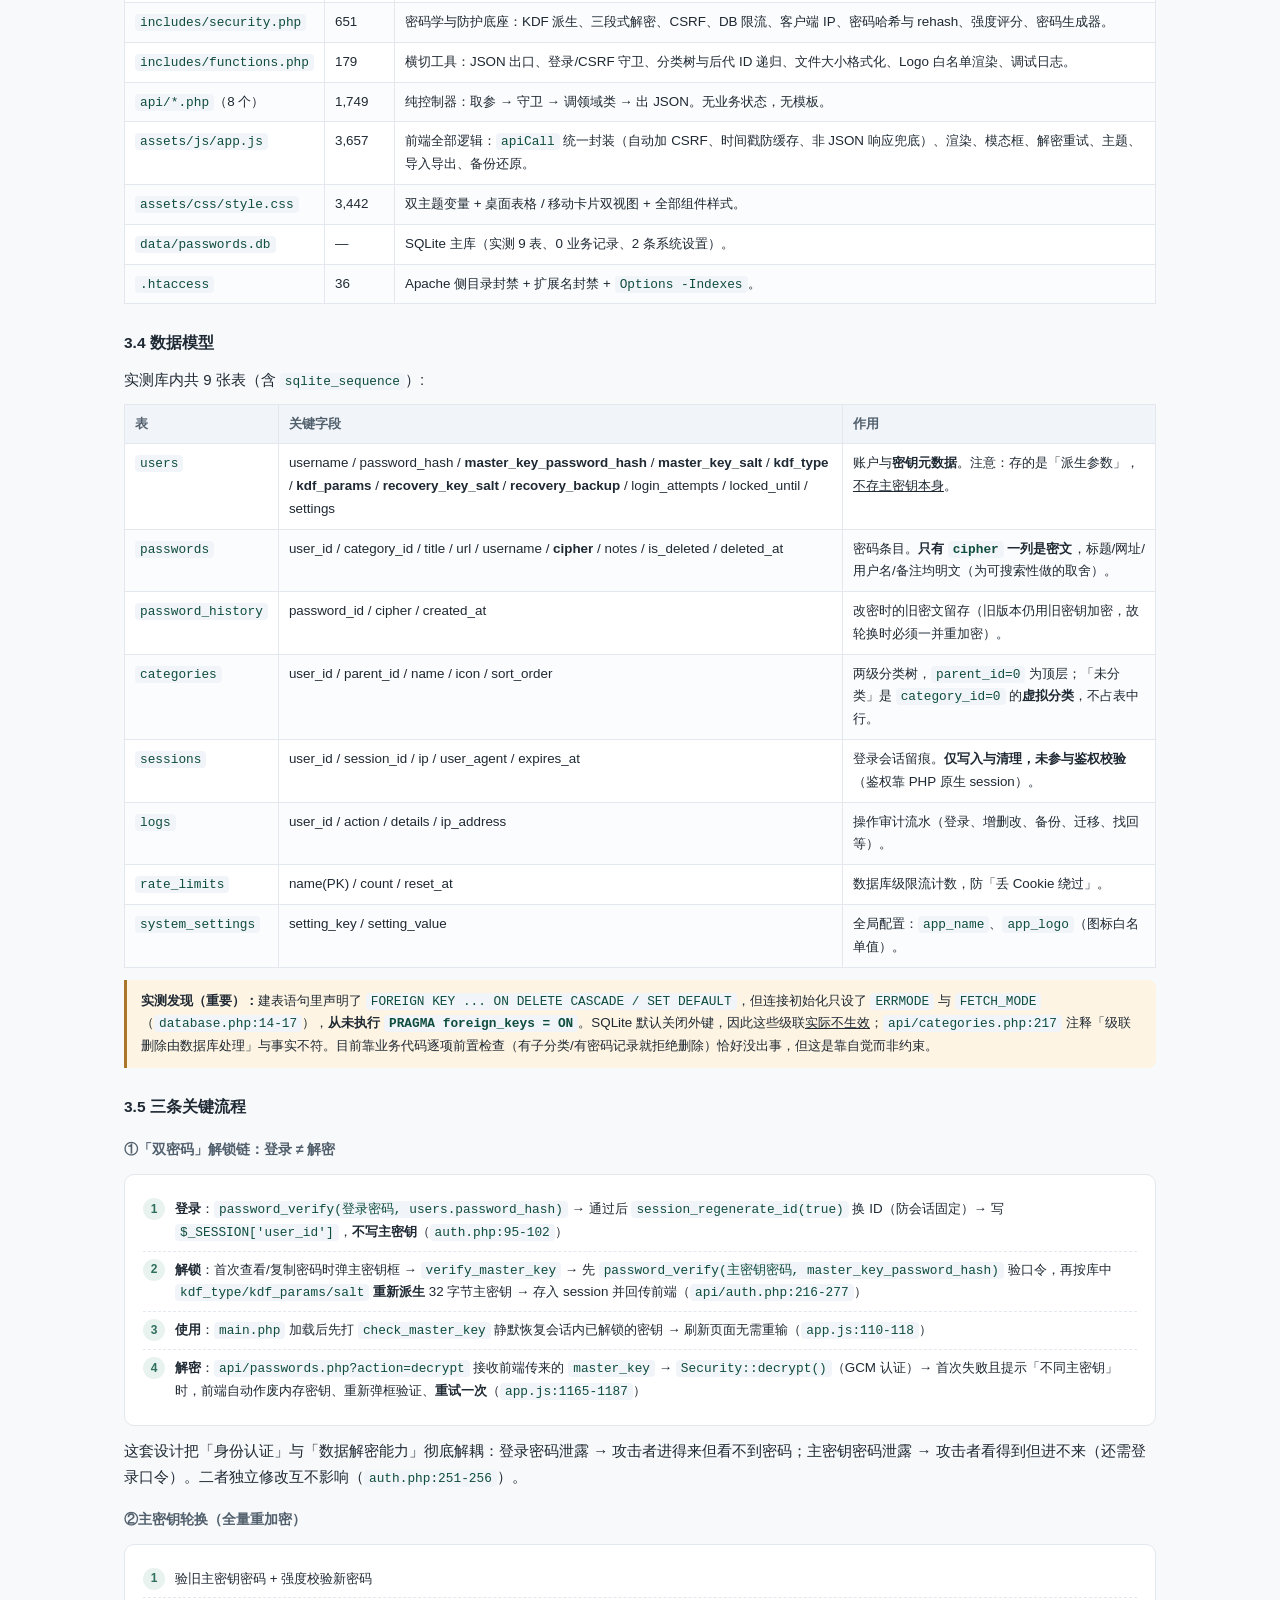
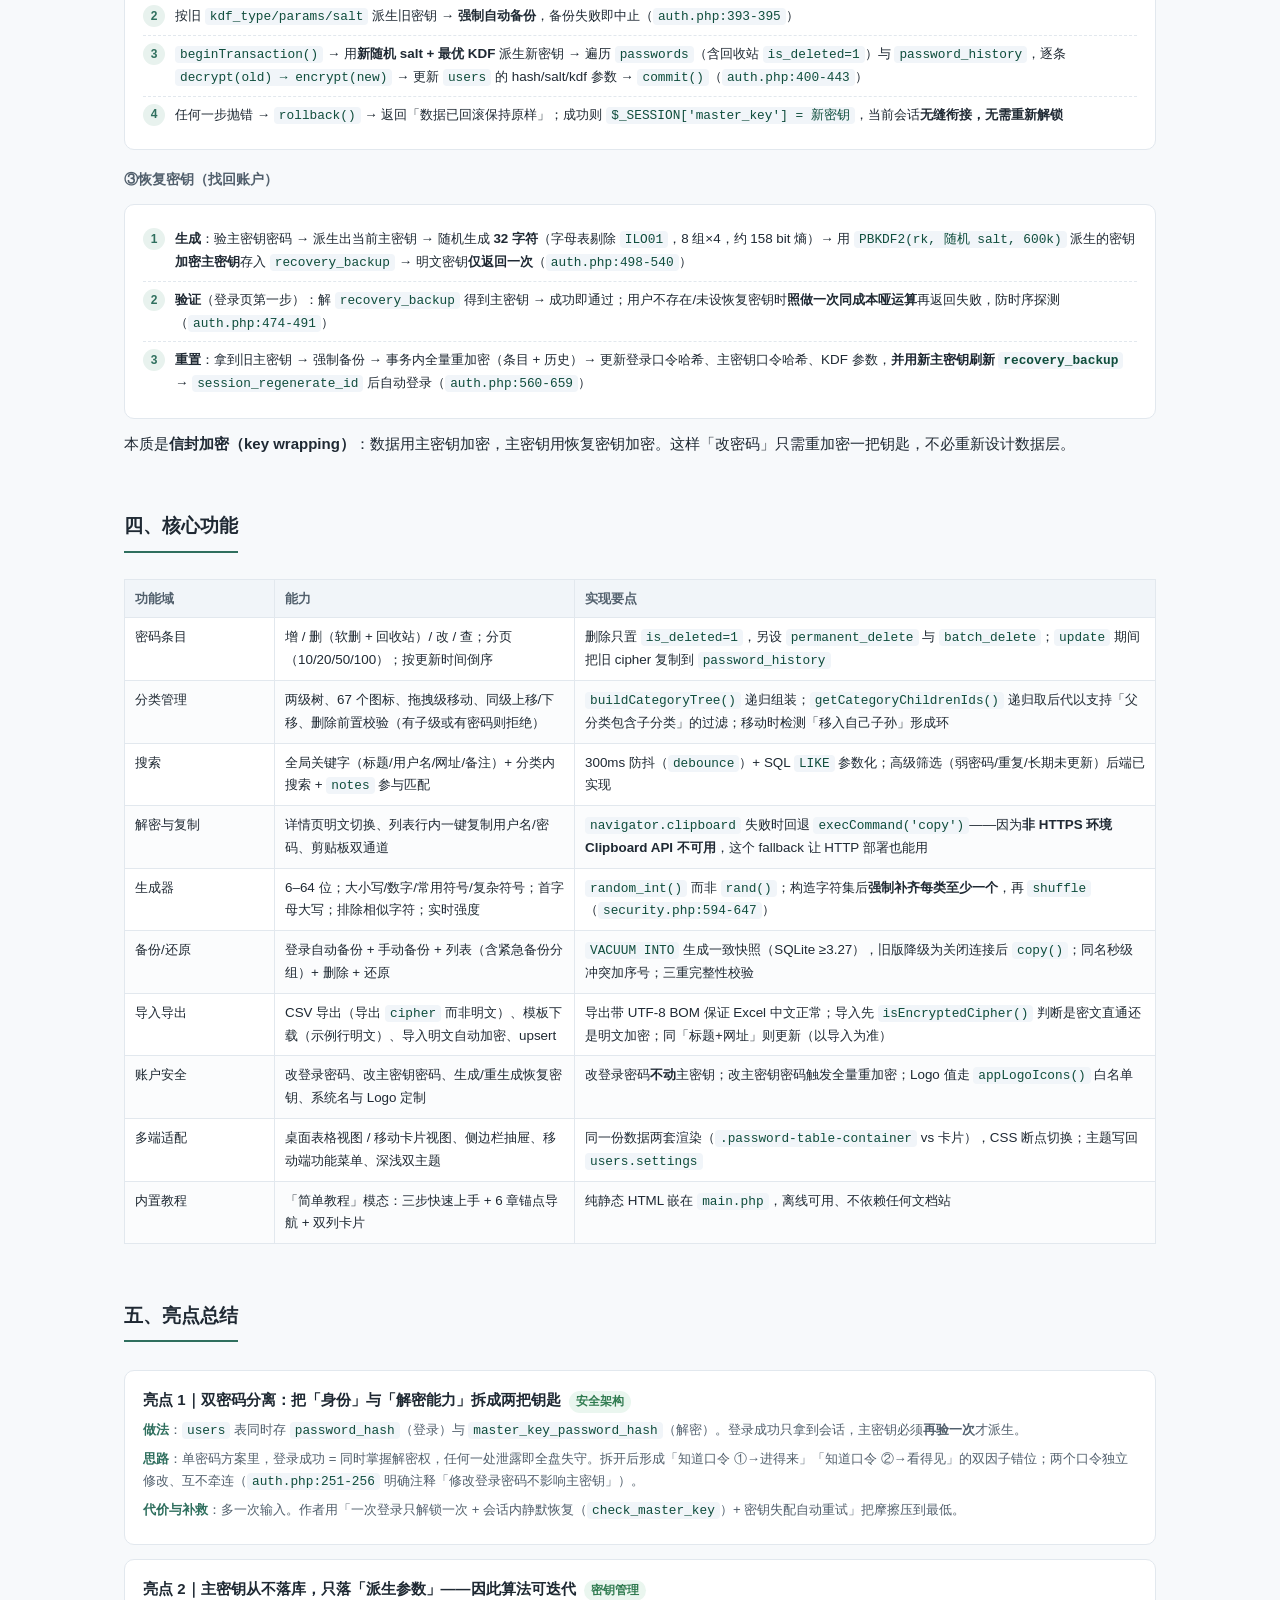
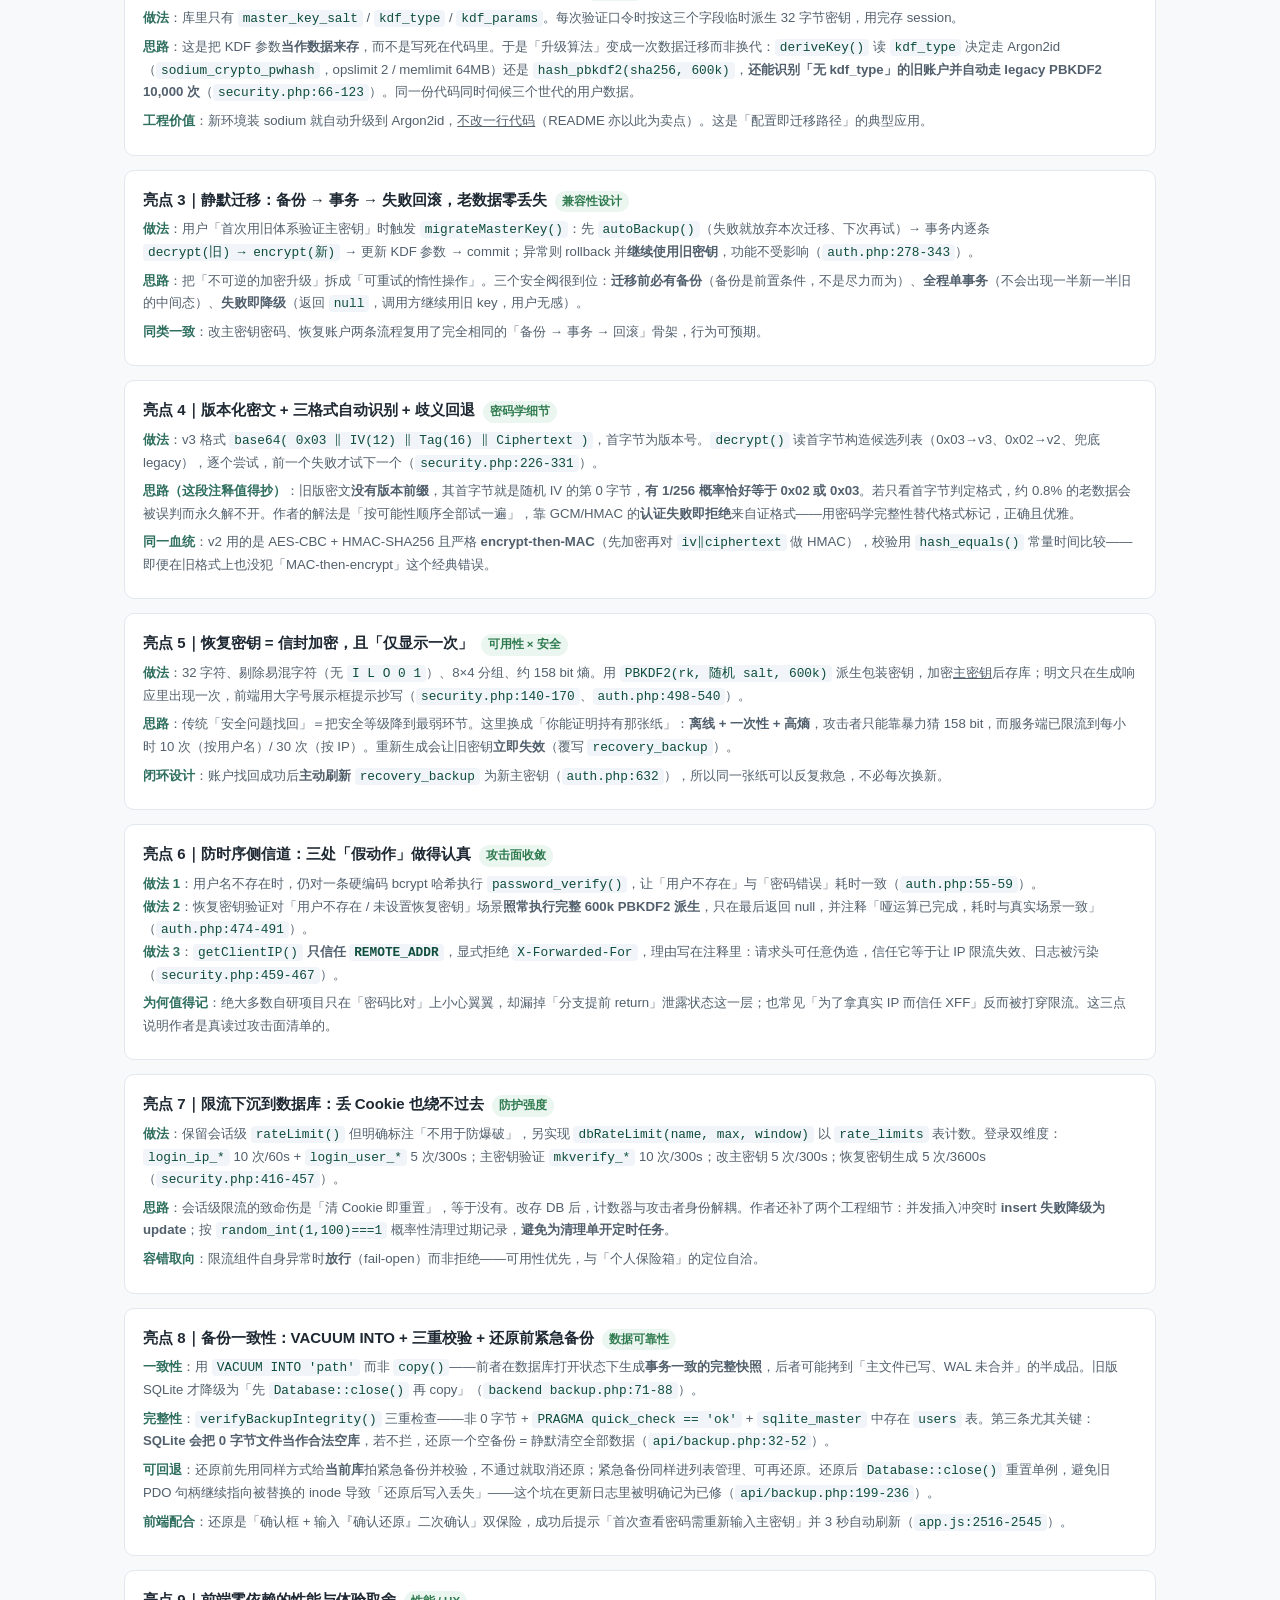
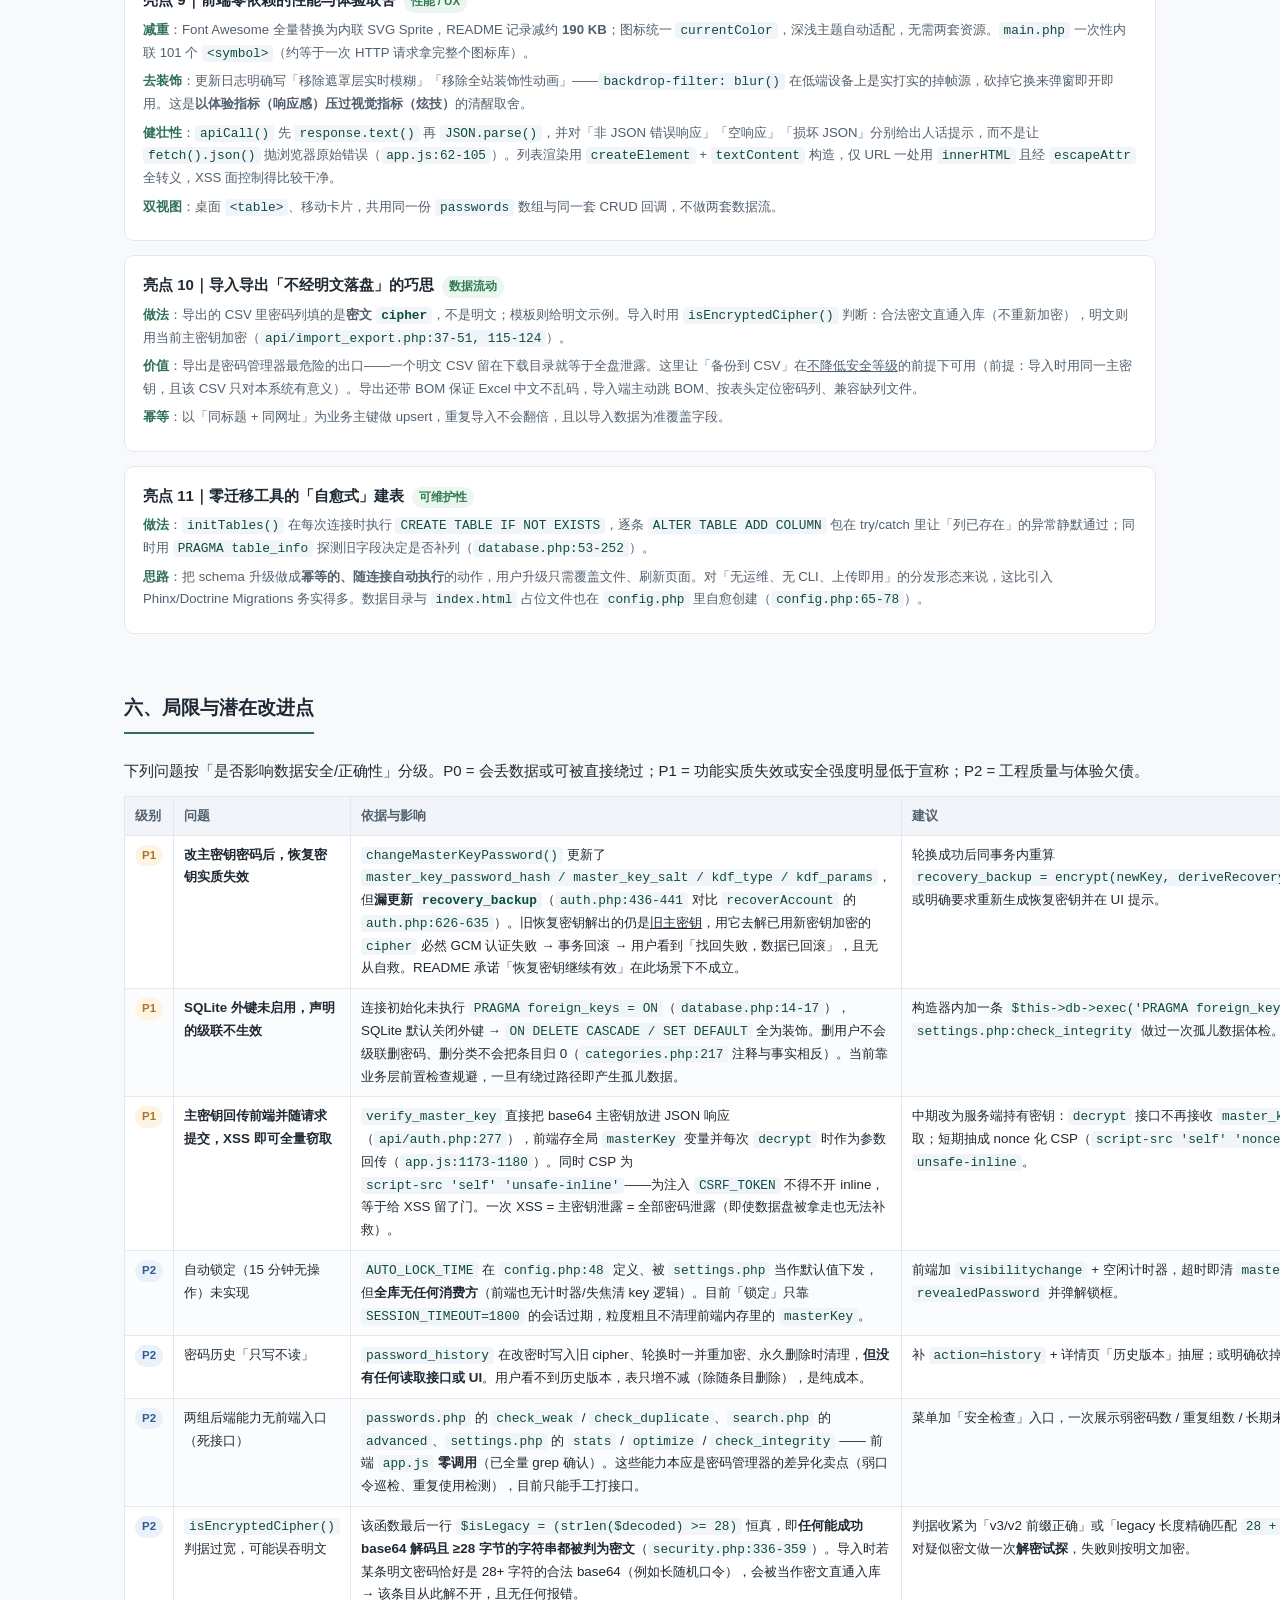
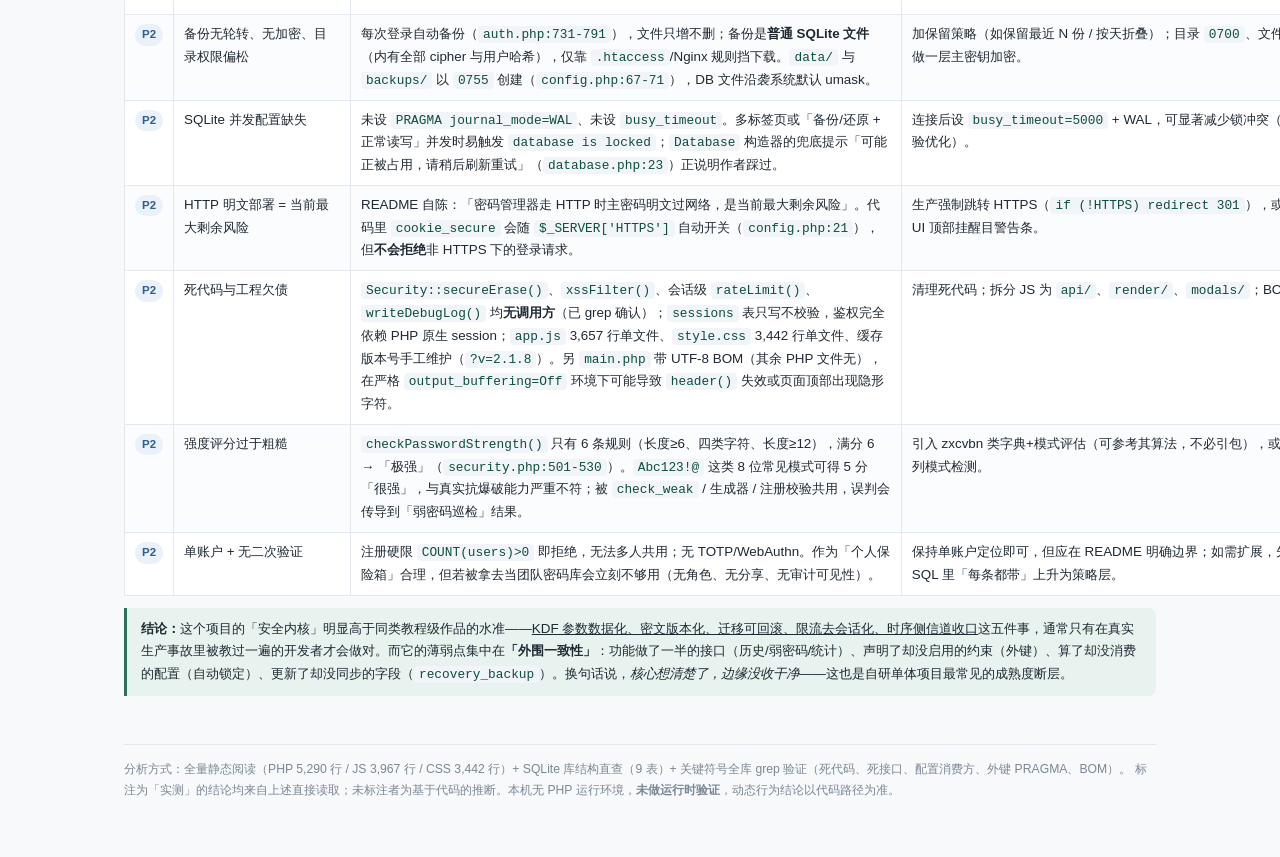
<file: docs/密码管理系统2.0-源码架构分析报告.html>
<!DOCTYPE html>
<html lang="zh-CN">
<head>
<meta charset="UTF-8">
<meta name="viewport" content="width=device-width, initial-scale=1">
<title>密码管理系统 2.0 — 源码架构分析报告</title>
<style>
:root{
  --ink:#1f2933; --ink-2:#52606d; --ink-3:#7b8794;
  --line:#e2e8ee; --line-2:#cfd8e3;
  --bg:#f7f9fb; --card:#ffffff; --soft:#f1f5f9;
  --brand:#2f6f5e; --brand-soft:#e8f2ee;
  --red:#c0453f; --red-soft:#fdeceb;
  --amber:#a9762a; --amber-soft:#fdf4e3;
  --green:#2f7a4f; --green-soft:#eaf6ef;
  --blue:#2f5d94; --blue-soft:#eaf1fa;
  --mono:ui-monospace,SFMono-Regular,"Cascadia Mono",Consolas,Menlo,monospace;
}
*{box-sizing:border-box}
body{margin:0;padding:0;background:var(--bg);color:var(--ink);
  font:15px/1.7 -apple-system,BlinkMacSystemFont,"Segoe UI","Microsoft YaHei",sans-serif;}
.wrap{max-width:1080px;margin:0 auto;padding:32px 24px 72px}
h1{font-size:27px;line-height:1.35;margin:0 0 6px;letter-spacing:-.2px}
h2{font-size:19px;margin:44px 0 14px;padding-bottom:8px;border-bottom:2px solid var(--brand);display:inline-block}
h3{font-size:15.5px;margin:26px 0 8px;color:var(--ink)}
h4{font-size:14px;margin:18px 0 6px;color:var(--ink-2)}
p{margin:10px 0}
.sub{color:var(--ink-2);font-size:13.5px;margin-bottom:22px}
code{font-family:var(--mono);font-size:12.8px;background:var(--soft);
  padding:1px 5px;border-radius:4px;color:#0f4d3c;white-space:nowrap}
pre{font-family:var(--mono);font-size:12.5px;line-height:1.6;background:#0f1b18;color:#d6e4df;
  padding:14px 16px;border-radius:8px;overflow-x:auto;margin:12px 0}
pre .c{color:#7d9b91}
.card{background:var(--card);border:1px solid var(--line);border-radius:10px;padding:18px 20px;margin:14px 0}
.grid{display:grid;grid-template-columns:repeat(auto-fit,minmax(230px,1fr));gap:12px;margin:14px 0}
.kpi{background:var(--card);border:1px solid var(--line);border-radius:10px;padding:14px 16px}
.kpi .n{font-size:22px;font-weight:600;color:var(--brand);letter-spacing:-.5px}
.kpi .l{font-size:12.5px;color:var(--ink-3);margin-top:2px}
table{width:100%;border-collapse:collapse;margin:12px 0;font-size:13.4px;background:var(--card)}
th,td{border:1px solid var(--line);padding:8px 10px;text-align:left;vertical-align:top}
th{background:var(--soft);font-weight:600;color:var(--ink-2);font-size:12.8px;white-space:nowrap}
tbody tr:nth-child(even){background:#fbfcfd}
.tag{display:inline-block;font-size:11.5px;padding:1px 7px;border-radius:20px;white-space:nowrap;font-weight:600}
.t-p0{background:var(--red-soft);color:var(--red)}
.t-p1{background:var(--amber-soft);color:var(--amber)}
.t-p2{background:var(--blue-soft);color:var(--blue)}
.t-ok{background:var(--green-soft);color:var(--green)}
.t-n{background:var(--soft);color:var(--ink-2)}
ul,ol{margin:8px 0 8px 0;padding-left:22px}
li{margin:4px 0}
.layers{display:flex;flex-direction:column;gap:8px;margin:16px 0}
.layer{display:flex;gap:14px;align-items:stretch}
.lname{flex:0 0 132px;background:var(--brand);color:#fff;border-radius:8px;
  font-size:13px;font-weight:600;display:flex;align-items:center;justify-content:center;
  text-align:center;padding:10px 8px;white-space:nowrap}
.lbody{flex:1 1 auto;display:flex;flex-wrap:wrap;gap:8px}
.box{background:var(--card);border:1px solid var(--line-2);border-radius:8px;
  padding:9px 12px;font-size:12.8px;flex:1 1 150px;min-width:0}
.box b{display:block;font-size:13px;margin-bottom:1px}
.box span{color:var(--ink-3);font-family:var(--mono);font-size:11.5px}
.flow{background:var(--card);border:1px solid var(--line);border-radius:10px;padding:16px 18px;margin:12px 0}
.step{display:flex;gap:10px;padding:7px 0;border-bottom:1px dashed var(--line)}
.step:last-child{border-bottom:0}
.step .i{flex:0 0 22px;height:22px;border-radius:50%;background:var(--brand-soft);color:var(--brand);
  font-size:12px;font-weight:700;display:flex;align-items:center;justify-content:center}
.step .t{flex:1 1 auto;font-size:13.4px;min-width:0}
.step .t em{font-style:normal;color:var(--ink-3);font-family:var(--mono);font-size:11.8px}
.note{border-left:3px solid var(--brand);background:var(--brand-soft);padding:10px 14px;
  border-radius:0 8px 8px 0;font-size:13.4px;margin:12px 0}
.warn{border-left:3px solid var(--amber);background:var(--amber-soft);padding:10px 14px;
  border-radius:0 8px 8px 0;font-size:13.4px;margin:12px 0}
.hl{border:1px solid var(--line);border-radius:10px;padding:16px 18px;margin:14px 0;background:var(--card)}
.hl .hd{display:flex;gap:8px;align-items:baseline;flex-wrap:wrap;margin-bottom:4px}
.hl .hd b{font-size:15px}
.hl .why{color:var(--ink-2);font-size:13.2px;margin:6px 0}
.hl .why em{font-style:normal;color:var(--brand);font-weight:600}
footer{margin-top:48px;padding-top:14px;border-top:1px solid var(--line);color:var(--ink-3);font-size:12.2px}
</style>
</head>
<body>
<div class="wrap">

<h1>密码管理系统 2.0 — 源码架构分析</h1>
<div class="sub">分析对象：<code>F:\360极速浏览器X下载\密码管理系统2.0\密码管理系统2.0</code>　·　版本 <code>2.0.0</code>　·　分析日期 2026-10-21</div>

<div class="grid">
  <div class="kpi"><div class="n">12,699</div><div class="l">代码总行数（PHP 5,290 / JS 3,967 / CSS 3,442）</div></div>
  <div class="kpi"><div class="n">0</div><div class="l">后端框架依赖（原生 PHP 手写路由）</div></div>
  <div class="kpi"><div class="n">0</div><div class="l">前端库依赖（无 jQuery / 无构建链）</div></div>
  <div class="kpi"><div class="n">7 + 2</div><div class="l">SQLite 表（业务 7 + 系统设置/限流 2）</div></div>
</div>

<!-- ============ 1 项目概览 ============ -->
<h2>一、项目概览</h2>

<p>一个<strong>单机自部署的 Web 密码保险箱</strong>：PHP + SQLite，无需安装、无第三方云依赖，把程序丢到任意支持 PHP 的站点目录即可运行。设计目标明确——「数据只在自己服务器上」，因此全部复杂度集中在<strong>本地加密与密钥管理</strong>，而非分布式、多租户或同步。</p>

<table>
<thead><tr><th style="width:132px">维度</th><th>实际情况</th></tr></thead>
<tbody>
<tr><td>形态</td><td>单体 Web 应用：2 个入口页（<code>index.php</code> 登录/初始化、<code>main.php</code> 主界面）+ 8 个 API 端点 + 5 个类库文件</td></tr>
<tr><td>使用者模型</td><td><strong>单账户系统</strong>：<code>Auth::register()</code> 首行即判 <code>COUNT(users) &gt; 0</code> 就拒绝（<code>includes/auth.php:124-127</code>），本质是「个人保险箱」而非团队密码库</td></tr>
<tr><td>运行要求</td><td>PHP 7.0+（推荐 8.x）、PDO_SQLite、OpenSSL；sodium 扩展为可选增强项</td></tr>
<tr><td>数据落盘</td><td><code>data/passwords.db</code>（SQLite 单文件，当前 100 KB，实测为空库）+ <code>data/backups/*.db</code></td></tr>
<tr><td>代码规模</td><td>PHP 5,290 行 / JS 3,967 行 / CSS 3,442 行；最大单文件 <code>assets/js/app.js</code>（3,657 行）、<code>main.php</code>（1,085 行）</td></tr>
<tr><td>版本演进</td><td>v1.0 基础 CRUD → v1.2 引入 CBC+HMAC 与主密钥 → <strong>v2.0 加密体系换代</strong>（GCM + Argon2id + 恢复密钥 + 一批高危漏洞修复）</td></tr>
</tbody>
</table>

<div class="note">
<strong>一句话定位：</strong>这是一次「加密架构重构」的产物，而不是功能堆砌的产物。从 README 的更新日志可见，v2.0 的绝大部分工作是把 v1 的「PBKDF2 10,000 次 + 用户名派生固定 salt + CBC + 无版本号密文」整体迁移到「Argon2id + 随机 salt + GCM + 版本化密文」，并保证<u>老数据不丢、老用户无感</u>。这套「向前兼容 + 静默迁移 + 失败回滚」的组合，是这个项目最值得读的部分。
</div>

<!-- ============ 2 技术栈 ============ -->
<h2>二、技术栈</h2>

<table>
<thead><tr><th style="width:110px">层</th><th style="width:220px">选型</th><th>说明与取舍</th></tr></thead>
<tbody>
<tr><td>后端语言</td><td>PHP 原生（无框架）</td><td>无 Composer、无 autoload、无路由库。每个 API 文件 = 一个 <code>switch ($action)</code> 分发器，<code>require_once</code> 手动引入类库。<strong>取舍</strong>：部署零门槛（任何共享主机可跑），代价是路由/参数校验/错误处理三类横切逻辑在每个端点重复。</td></tr>
<tr><td>数据存储</td><td>SQLite 3（PDO）</td><td>单文件、无服务进程、天然契合单用户。表结构由 <code>Database::initTables()</code> 在<em>每次连接</em>时幂等创建/迁移（<code>CREATE TABLE IF NOT EXISTS</code> + <code>ALTER TABLE</code> 包 try/catch），无需迁移工具。读写全部走 PDO 预处理语句。</td></tr>
<tr><td>密码学</td><td>OpenSSL（AES-256-GCM / CBC）+ libsodium（Argon2id）+ 内置 <code>hash_pbkdf2</code>/<code>password_hash</code></td><td>不引第三方加密库，全部用 PHP 内置扩展。<code>Security::bestKdfType()</code> 运行时探测 sodium 是否存在，决定走 Argon2id 还是 PBKDF2-600k。</td></tr>
<tr><td>前端</td><td>原生 ES2017+ / Fetch / 无框架</td><td><code>app.js</code> 手感类似「手写 SPA」：全局状态变量 + 命令式 DOM 渲染 + 事件委托。无虚拟 DOM、无打包器，浏览器直接执行。</td></tr>
<tr><td>样式</td><td>纯 CSS + CSS 自定义属性双主题</td><td><code>:root</code> 定义 20 余个语义变量，<code>[data-theme="dark"]</code> 只覆盖颜色变量；组件样式一次编写，主题切换零成本（<code>assets/css/style.css:5-40</code>）。主题值持久化在 <code>users.settings</code> JSON 字段里，跨设备一致。</td></tr>
<tr><td>图标</td><td>内联 SVG Sprite（<code>&lt;symbol&gt;</code> + <code>&lt;use&gt;</code>）</td><td>实测 <code>main.php</code> 内置 <strong>101 个 symbol</strong>，分类图标库 <strong>67 个</strong>（另有 30 个 Logo 白名单），全部 <code>currentColor</code> 描边，随文字色与主题自动变色。README 记录此举替换 Font Awesome，<strong>减少约 190 KB</strong> 加载。</td></tr>
<tr><td>交互组件</td><td>自研模态框系统（alert / confirm / prompt + toast）</td><td>用 <code>customAlert/customConfirm/customPrompt/customShowToast</code> 全面替代浏览器原生弹窗，保证样式统一、可异步 await、可定制按钮文案（<code>app.js:2621-2770</code>）。</td></tr>
<tr><td>Web 服务器</td><td>Nginx / Apache 双支持</td><td>Apache 走 <code>.htaccess</code>（<code>RewriteRule ^(includes|data|logs)/ - [F,L]</code> + <code>&lt;FilesMatch \.(db|sqlite3)$&gt; Deny</FilesMatch&gt;</code>）；Nginx 无法读 <code>.htaccess</code>，需手工加 <code>location ~* ^/(data|includes|logs)(/|$) { return 404; }</code> —— README 显式标注了这个坑。</td></tr>
</tbody>
</table>

<h4>值得注意的两个「零依赖」细节</h4>
<ul>
<li><strong>前端不引第三方 CDN</strong>：所有 JS/CSS 同源加载，配合 <code>Content-Security-Policy: default-src 'self'</code> 才能真正生效。若引 CDN，CSP 就必须开口子。</li>
<li><strong>无构建链</strong>：改完文件刷新即生效，代价是 <code>app.js</code> 长到 3,657 行、<code>style.css</code> 长到 3,442 行，且靠 <code>?v=2.1.8</code> 手工维护缓存版本号（<code>main.php:1083</code>）——这是没有被工程化的一处明显欠债。</li>
</ul>

<!-- ============ 3 架构说明 ============ -->
<h2>三、架构说明</h2>

<h3>3.1 分层结构</h3>
<div class="layers">
  <div class="layer">
    <div class="lname">表现层</div>
    <div class="lbody">
      <div class="box"><b>index.php</b><span>登录 / 初始化 / 找回账户</span></div>
      <div class="box"><b>main.php</b><span>主界面骨架 + 101 个 SVG symbol</span></div>
      <div class="box"><b>assets/js/app.js</b><span>全部交互逻辑（3,657 行）</span></div>
      <div class="box"><b>assets/js/login.js</b><span>登录与找回流程</span></div>
    </div>
  </div>
  <div class="layer">
    <div class="lname">接口层</div>
    <div class="lbody">
      <div class="box"><b>api/auth.php</b><span>login/register/recover/verify_master_key</span></div>
      <div class="box"><b>api/passwords.php</b><span>CRUD + decrypt + 弱密码/重复检测</span></div>
      <div class="box"><b>api/categories.php</b><span>分类树 / 移动 / 排序</span></div>
      <div class="box"><b>api/backup.php</b><span>备份 / 列表 / 删除 / 还原</span></div>
      <div class="box"><b>api/import_export.php</b><span>CSV 双向 + 模板</span></div>
      <div class="box"><b>api/search.php</b><span>全局 / 高级筛选</span></div>
      <div class="box"><b>api/generator.php</b><span>生成 + 强度</span></div>
      <div class="box"><b>api/settings.php</b><span>偏好 / 系统名与 Logo</span></div>
    </div>
  </div>
  <div class="layer">
    <div class="lname">领域层</div>
    <div class="lbody">
      <div class="box"><b>Auth</b><span>includes/auth.php — 登录、会话、主密钥轮换、恢复、迁移、自动备份</span></div>
      <div class="box"><b>Security</b><span>includes/security.php — KDF、AES、CSRF、限流、强度、生成器</span></div>
    </div>
  </div>
  <div class="layer">
    <div class="lname">基础设施层</div>
    <div class="lbody">
      <div class="box"><b>Database</b><span>includes/database.php — PDO 单例 + 建表迁移 + 原生 SQL/事务</span></div>
      <div class="box"><b>functions</b><span>includes/functions.php — jsonResponse / requireLogin / requireCSRF / 分类树 / Logo 渲染</span></div>
      <div class="box"><b>config</b><span>includes/config.php — 常量、安全响应头、会话参数、目录自愈</span></div>
    </div>
  </div>
</div>

<p>依赖方向严格单向：<code>api/*</code> → <code>functions</code> → <code>{Auth, Security, Database}</code> → <code>config</code>。没有反向引用，也没有循环依赖。<code>config.php</code> 在文件顶部就发送安全响应头并 <code>session_start()</code>，因此<strong>任何</strong>入口页（无论页面还是 API）只要 <code>require</code> 到它，就自动获得 CSP/CSRF 会话/时区配置——这是它替代「中间件」的土办法，但确实有效。</p>

<h3>3.2 请求生命周期</h3>
<div class="flow">
  <div class="step"><div class="i">1</div><div class="t">HTTP 请求命中 <code>api/*.php</code> → <code>require functions.php</code> → 级联加载 <code>auth / security / database</code> → <code>config.php</code> 发出安全头并开启会话　<em>config.php:13-24</em></div></div>
  <div class="step"><div class="i">2</div><div class="t"><code>getParam('action')</code> 取动作名（<strong>参数合并 POST 优先于 GET</strong>，见 <code>functions.php:48-50</code>），进入 <code>switch</code> 分发</div></div>
  <div class="step"><div class="i">3</div><div class="t">守卫三段式：<code>requireLogin()</code>（401）→ <code>requireCSRF()</code>（403）→ 业务级 <code>Security::dbRateLimit()</code>（429）</div></div>
  <div class="step"><div class="i">4</div><div class="t">业务处理：<code>Database::getInstance()</code> 拿单例连接，预处理语句读写；涉及加解密时调用 <code>Security::encrypt/decrypt</code></div></div>
  <div class="step"><div class="i">5</div><div class="t">统一出口 <code>jsonResponse($data, $code)</code>：设 <code>Content-Type</code> + 三个禁缓存头 → <code>echo json_encode(..., JSON_UNESCAPED_UNICODE)</code> → <code>exit</code>　<em>functions.php:13-22</em></div></div>
</div>

<div class="note">
<strong>设计观察：</strong><code>jsonResponse()</code> 内部的 <code>exit</code> 让每个 <code>case</code> 无需 <code>break</code>，形成「校验即返回」的扁平风格；但也意味着<strong>任何忘记返回的分支会继续向下贯穿</strong>。实际代码中依赖这个隐式约定，属于「省字但脆」的写法。
</div>

<h3>3.3 目录职责</h3>
<table>
<thead><tr><th style="width:190px">路径</th><th style="width:70px">行数</th><th>职责</th></tr></thead>
<tbody>
<tr><td><code>index.php</code></td><td>224</td><td>未初始化时渲染「分步卡片」创建主账户；已初始化渲染登录；内嵌「找回账户」双步面板。直接读 DB 判断 <code>userCount</code> 决定渲染哪套 UI。</td></tr>
<tr><td><code>main.php</code></td><td>1,085</td><td>主界面骨架（顶栏/侧边分类树/中央表格/分页）+ <strong>全部 13 个模态框</strong> + 101 个 SVG symbol + 注入 <code>CSRF_TOKEN</code> 常量。</td></tr>
<tr><td><code>includes/config.php</code></td><td>78</td><td>常量中心：KDF 参数、AES 长度、会话/锁定/限流/生成器配置；安全响应头；<code>data/</code> 与 <code>backups/</code> 目录自愈 + 防列目录的 <code>index.html</code> 兜底。</td></tr>
<tr><td><code>includes/database.php</code></td><td>349</td><td>PDO 单例 + 7 张表幂等建表与 ALTER 迁移 + 通用 <code>insert/update/delete/fetchOne/fetchAll</code> + 事务封装 + <code>close()</code> 重置单例（还原数据库专用）。</td></tr>
<tr><td><code>includes/auth.php</code></td><td>792</td><td>最重的领域类：登录/注册/登出、会话超时、主密钥验证后的<strong>加密体系迁移</strong>、<strong>主密钥密码轮换</strong>、<strong>恢复密钥生成与账户找回</strong>、自动备份。</td></tr>
<tr><td><code>includes/security.php</code></td><td>651</td><td>密码学与防护底座：KDF 派生、三段式解密、CSRF、DB 限流、客户端 IP、密码哈希与 rehash、强度评分、密码生成器。</td></tr>
<tr><td><code>includes/functions.php</code></td><td>179</td><td>横切工具：JSON 出口、登录/CSRF 守卫、分类树与后代 ID 递归、文件大小格式化、Logo 白名单渲染、调试日志。</td></tr>
<tr><td><code>api/*.php</code>（8 个）</td><td>1,749</td><td>纯控制器：取参 → 守卫 → 调领域类 → 出 JSON。无业务状态，无模板。</td></tr>
<tr><td><code>assets/js/app.js</code></td><td>3,657</td><td>前端全部逻辑：<code>apiCall</code> 统一封装（自动加 CSRF、时间戳防缓存、非 JSON 响应兜底）、渲染、模态框、解密重试、主题、导入导出、备份还原。</td></tr>
<tr><td><code>assets/css/style.css</code></td><td>3,442</td><td>双主题变量 + 桌面表格 / 移动卡片双视图 + 全部组件样式。</td></tr>
<tr><td><code>data/passwords.db</code></td><td>—</td><td>SQLite 主库（实测 9 表、0 业务记录、2 条系统设置）。</td></tr>
<tr><td><code>.htaccess</code></td><td>36</td><td>Apache 侧目录封禁 + 扩展名封禁 + <code>Options -Indexes</code>。</td></tr>
</tbody>
</table>

<h3>3.4 数据模型</h3>
<p>实测库内共 9 张表（含 <code>sqlite_sequence</code>）:</p>
<table>
<thead><tr><th style="width:150px">表</th><th>关键字段</th><th>作用</th></tr></thead>
<tbody>
<tr><td><code>users</code></td><td>username / password_hash / <b>master_key_password_hash</b> / <b>master_key_salt</b> / <b>kdf_type</b> / <b>kdf_params</b> / <b>recovery_key_salt</b> / <b>recovery_backup</b> / login_attempts / locked_until / settings</td><td>账户与<strong>密钥元数据</strong>。注意：存的是「派生参数」，<u>不存主密钥本身</u>。</td></tr>
<tr><td><code>passwords</code></td><td>user_id / category_id / title / url / username / <b>cipher</b> / notes / is_deleted / deleted_at</td><td>密码条目。<strong>只有 <code>cipher</code> 一列是密文</strong>，标题/网址/用户名/备注均明文（为可搜索性做的取舍）。</td></tr>
<tr><td><code>password_history</code></td><td>password_id / cipher / created_at</td><td>改密时的旧密文留存（旧版本仍用旧密钥加密，故轮换时必须一并重加密）。</td></tr>
<tr><td><code>categories</code></td><td>user_id / parent_id / name / icon / sort_order</td><td>两级分类树，<code>parent_id=0</code> 为顶层；「未分类」是 <code>category_id=0</code> 的<strong>虚拟分类</strong>，不占表中行。</td></tr>
<tr><td><code>sessions</code></td><td>user_id / session_id / ip / user_agent / expires_at</td><td>登录会话留痕。<strong>仅写入与清理，未参与鉴权校验</strong>（鉴权靠 PHP 原生 session）。</td></tr>
<tr><td><code>logs</code></td><td>user_id / action / details / ip_address</td><td>操作审计流水（登录、增删改、备份、迁移、找回等）。</td></tr>
<tr><td><code>rate_limits</code></td><td>name(PK) / count / reset_at</td><td>数据库级限流计数，防「丢 Cookie 绕过」。</td></tr>
<tr><td><code>system_settings</code></td><td>setting_key / setting_value</td><td>全局配置：<code>app_name</code>、<code>app_logo</code>（图标白名单值）。</td></tr>
</tbody>
</table>

<div class="warn">
<strong>实测发现（重要）：</strong>建表语句里声明了 <code>FOREIGN KEY ... ON DELETE CASCADE / SET DEFAULT</code>，但连接初始化只设了 <code>ERRMODE</code> 与 <code>FETCH_MODE</code>（<code>database.php:14-17</code>），<strong>从未执行 <code>PRAGMA foreign_keys = ON</code></strong>。SQLite 默认关闭外键，因此这些级联<u>实际不生效</u>；<code>api/categories.php:217</code> 注释「级联删除由数据库处理」与事实不符。目前靠业务代码逐项前置检查（有子分类/有密码记录就拒绝删除）恰好没出事，但这是靠自觉而非约束。
</div>

<h3>3.5 三条关键流程</h3>

<h4>①「双密码」解锁链：登录 ≠ 解密</h4>
<div class="flow">
  <div class="step"><div class="i">1</div><div class="t"><strong>登录</strong>：<code>password_verify(登录密码, users.password_hash)</code> → 通过后 <code>session_regenerate_id(true)</code> 换 ID（防会话固定）→ 写 <code>$_SESSION['user_id']</code>，<strong>不写主密钥</strong>（<code>auth.php:95-102</code>）</div></div>
  <div class="step"><div class="i">2</div><div class="t"><strong>解锁</strong>：首次查看/复制密码时弹主密钥框 → <code>verify_master_key</code> → 先 <code>password_verify(主密钥密码, master_key_password_hash)</code> 验口令，再按库中 <code>kdf_type/kdf_params/salt</code> <strong>重新派生</strong> 32 字节主密钥 → 存入 session 并回传前端（<code>api/auth.php:216-277</code>）</div></div>
  <div class="step"><div class="i">3</div><div class="t"><strong>使用</strong>：<code>main.php</code> 加载后先打 <code>check_master_key</code> 静默恢复会话内已解锁的密钥 → 刷新页面无需重输（<code>app.js:110-118</code>）</div></div>
  <div class="step"><div class="i">4</div><div class="t"><strong>解密</strong>：<code>api/passwords.php?action=decrypt</code> 接收前端传来的 <code>master_key</code> → <code>Security::decrypt()</code>（GCM 认证）→ 首次失败且提示「不同主密钥」时，前端自动作废内存密钥、重新弹框验证、<strong>重试一次</strong>（<code>app.js:1165-1187</code>）</div></div>
</div>
<p>这套设计把「身份认证」与「数据解密能力」彻底解耦：登录密码泄露 → 攻击者进得来但看不到密码；主密钥密码泄露 → 攻击者看得到但进不来（还需登录口令）。二者独立修改互不影响（<code>auth.php:251-256</code>）。</p>

<h4>②主密钥轮换（全量重加密）</h4>
<div class="flow">
  <div class="step"><div class="i">1</div><div class="t">验旧主密钥密码 + 强度校验新密码</div></div>
  <div class="step"><div class="i">2</div><div class="t">按旧 <code>kdf_type/params/salt</code> 派生旧密钥 → <strong>强制自动备份</strong>，备份失败即中止（<code>auth.php:393-395</code>）</div></div>
  <div class="step"><div class="i">3</div><div class="t"><code>beginTransaction()</code> → 用<strong>新随机 salt + 最优 KDF</strong> 派生新密钥 → 遍历 <code>passwords</code>（含回收站 <code>is_deleted=1</code>）与 <code>password_history</code>，逐条 <code>decrypt(old) → encrypt(new)</code> → 更新 <code>users</code> 的 hash/salt/kdf 参数 → <code>commit()</code>（<code>auth.php:400-443</code>）</div></div>
  <div class="step"><div class="i">4</div><div class="t">任何一步抛错 → <code>rollback()</code> → 返回「数据已回滚保持原样」；成功则 <code>$_SESSION['master_key'] = 新密钥</code>，当前会话<strong>无缝衔接，无需重新解锁</strong></div></div>
</div>

<h4>③恢复密钥（找回账户）</h4>
<div class="flow">
  <div class="step"><div class="i">1</div><div class="t"><strong>生成</strong>：验主密钥密码 → 派生出当前主密钥 → 随机生成 <strong>32 字符</strong>（字母表剔除 <code>ILO01</code>，8 组×4，约 158 bit 熵）→ 用 <code>PBKDF2(rk, 随机 salt, 600k)</code> 派生的密钥<strong>加密主密钥</strong>存入 <code>recovery_backup</code> → 明文密钥<strong>仅返回一次</strong>（<code>auth.php:498-540</code>）</div></div>
  <div class="step"><div class="i">2</div><div class="t"><strong>验证</strong>（登录页第一步）：解 <code>recovery_backup</code> 得到主密钥 → 成功即通过；用户不存在/未设恢复密钥时<strong>照做一次同成本哑运算</strong>再返回失败，防时序探测（<code>auth.php:474-491</code>）</div></div>
  <div class="step"><div class="i">3</div><div class="t"><strong>重置</strong>：拿到旧主密钥 → 强制备份 → 事务内全量重加密（条目 + 历史）→ 更新登录口令哈希、主密钥口令哈希、KDF 参数，<strong>并用新主密钥刷新 <code>recovery_backup</code></strong> → <code>session_regenerate_id</code> 后自动登录（<code>auth.php:560-659</code>）</div></div>
</div>
<p>本质是<strong>信封加密（key wrapping）</strong>：数据用主密钥加密，主密钥用恢复密钥加密。这样「改密码」只需重加密一把钥匙，不必重新设计数据层。</p>

<!-- ============ 4 核心功能 ============ -->
<h2>四、核心功能</h2>

<table>
<thead><tr><th style="width:150px">功能域</th><th style="width:300px">能力</th><th>实现要点</th></tr></thead>
<tbody>
<tr><td>密码条目</td><td>增 / 删（软删 + 回收站）/ 改 / 查；分页（10/20/50/100）；按更新时间倒序</td><td>删除只置 <code>is_deleted=1</code>，另设 <code>permanent_delete</code> 与 <code>batch_delete</code>；<code>update</code> 期间把旧 cipher 复制到 <code>password_history</code></td></tr>
<tr><td>分类管理</td><td>两级树、67 个图标、拖拽级移动、同级上移/下移、删除前置校验（有子级或有密码则拒绝）</td><td><code>buildCategoryTree()</code> 递归组装；<code>getCategoryChildrenIds()</code> 递归取后代以支持「父分类包含子分类」的过滤；移动时检测「移入自己子孙」形成环</td></tr>
<tr><td>搜索</td><td>全局关键字（标题/用户名/网址/备注）+ 分类内搜索 + <code>notes</code> 参与匹配</td><td>300ms 防抖（<code>debounce</code>）+ SQL <code>LIKE</code> 参数化；高级筛选（弱密码/重复/长期未更新）后端已实现</td></tr>
<tr><td>解密与复制</td><td>详情页明文切换、列表行内一键复制用户名/密码、剪贴板双通道</td><td><code>navigator.clipboard</code> 失败时回退 <code>execCommand('copy')</code>——因为<strong>非 HTTPS 环境 Clipboard API 不可用</strong>，这个 fallback 让 HTTP 部署也能用</td></tr>
<tr><td>生成器</td><td>6–64 位；大小写/数字/常用符号/复杂符号；首字母大写；排除相似字符；实时强度</td><td><code>random_int()</code> 而非 <code>rand()</code>；构造字符集后<strong>强制补齐每类至少一个</strong>，再 <code>shuffle</code>（<code>security.php:594-647</code>）</td></tr>
<tr><td>备份/还原</td><td>登录自动备份 + 手动备份 + 列表（含紧急备份分组）+ 删除 + 还原</td><td><code>VACUUM INTO</code> 生成一致快照（SQLite ≥3.27），旧版降级为关闭连接后 <code>copy()</code>；同名秒级冲突加序号；三重完整性校验</td></tr>
<tr><td>导入导出</td><td>CSV 导出（导出 <code>cipher</code> 而非明文）、模板下载（示例行明文）、导入明文自动加密、upsert</td><td>导出带 UTF-8 BOM 保证 Excel 中文正常；导入先 <code>isEncryptedCipher()</code> 判断是密文直通还是明文加密；同「标题+网址」则更新（以导入为准）</td></tr>
<tr><td>账户安全</td><td>改登录密码、改主密钥密码、生成/重生成恢复密钥、系统名与 Logo 定制</td><td>改登录密码<strong>不动</strong>主密钥；改主密钥密码触发全量重加密；Logo 值走 <code>appLogoIcons()</code> 白名单</td></tr>
<tr><td>多端适配</td><td>桌面表格视图 / 移动卡片视图、侧边栏抽屉、移动端功能菜单、深浅双主题</td><td>同一份数据两套渲染（<code>.password-table-container</code> vs 卡片），CSS 断点切换；主题写回 <code>users.settings</code></td></tr>
<tr><td>内置教程</td><td>「简单教程」模态：三步快速上手 + 6 章锚点导航 + 双列卡片</td><td>纯静态 HTML 嵌在 <code>main.php</code>，离线可用、不依赖任何文档站</td></tr>
</tbody>
</table>

<!-- ============ 5 亮点 ============ -->
<h2>五、亮点总结</h2>

<div class="hl">
  <div class="hd"><b>亮点 1｜双密码分离：把「身份」与「解密能力」拆成两把钥匙</b><span class="tag t-ok">安全架构</span></div>
  <div class="why"><em>做法</em>：<code>users</code> 表同时存 <code>password_hash</code>（登录）与 <code>master_key_password_hash</code>（解密）。登录成功只拿到会话，主密钥必须<strong>再验一次</strong>才派生。</div>
  <div class="why"><em>思路</em>：单密码方案里，登录成功 = 同时掌握解密权，任何一处泄露即全盘失守。拆开后形成「知道口令 ①→进得来」「知道口令 ②→看得见」的双因子错位；两个口令独立修改、互不牵连（<code>auth.php:251-256</code> 明确注释「修改登录密码不影响主密钥」）。</div>
  <div class="why"><em>代价与补救</em>：多一次输入。作者用「一次登录只解锁一次 + 会话内静默恢复（<code>check_master_key</code>）+ 密钥失配自动重试」把摩擦压到最低。</div>
</div>

<div class="hl">
  <div class="hd"><b>亮点 2｜主密钥从不落库，只落「派生参数」——因此算法可迭代</b><span class="tag t-ok">密钥管理</span></div>
  <div class="why"><em>做法</em>：库里只有 <code>master_key_salt</code> / <code>kdf_type</code> / <code>kdf_params</code>。每次验证口令时按这三个字段临时派生 32 字节密钥，用完存 session。</div>
  <div class="why"><em>思路</em>：这是把 KDF 参数<strong>当作数据来存</strong>，而不是写死在代码里。于是「升级算法」变成一次数据迁移而非换代：<code>deriveKey()</code> 读 <code>kdf_type</code> 决定走 Argon2id（<code>sodium_crypto_pwhash</code>，opslimit 2 / memlimit 64MB）还是 <code>hash_pbkdf2(sha256, 600k)</code>，<strong>还能识别「无 kdf_type」的旧账户并自动走 legacy PBKDF2 10,000 次</strong>（<code>security.php:66-123</code>）。同一份代码同时伺候三个世代的用户数据。</div>
  <div class="why"><em>工程价值</em>：新环境装 sodium 就自动升级到 Argon2id，<u>不改一行代码</u>（README 亦以此为卖点）。这是「配置即迁移路径」的典型应用。</div>
</div>

<div class="hl">
  <div class="hd"><b>亮点 3｜静默迁移：备份 → 事务 → 失败回滚，老数据零丢失</b><span class="tag t-ok">兼容性设计</span></div>
  <div class="why"><em>做法</em>：用户「首次用旧体系验证主密钥」时触发 <code>migrateMasterKey()</code>：先 <code>autoBackup()</code>（失败就放弃本次迁移、下次再试）→ 事务内逐条 <code>decrypt(旧) → encrypt(新)</code> → 更新 KDF 参数 → commit；异常则 rollback 并<strong>继续使用旧密钥</strong>，功能不受影响（<code>auth.php:278-343</code>）。</div>
  <div class="why"><em>思路</em>：把「不可逆的加密升级」拆成「可重试的惰性操作」。三个安全阀很到位：<strong>迁移前必有备份</strong>（备份是前置条件，不是尽力而为）、<strong>全程单事务</strong>（不会出现一半新一半旧的中间态）、<strong>失败即降级</strong>（返回 <code>null</code>，调用方继续用旧 key，用户无感）。</div>
  <div class="why"><em>同类一致</em>：改主密钥密码、恢复账户两条流程复用了完全相同的「备份 → 事务 → 回滚」骨架，行为可预期。</div>
</div>

<div class="hl">
  <div class="hd"><b>亮点 4｜版本化密文 + 三格式自动识别 + 歧义回退</b><span class="tag t-ok">密码学细节</span></div>
  <div class="why"><em>做法</em>：v3 格式 <code>base64( 0x03 ‖ IV(12) ‖ Tag(16) ‖ Ciphertext )</code>，首字节为版本号。<code>decrypt()</code> 读首字节构造候选列表（0x03→v3、0x02→v2、兜底 legacy），逐个尝试，前一个失败才试下一个（<code>security.php:226-331</code>）。</div>
  <div class="why"><em>思路（这段注释值得抄）</em>：旧版密文<strong>没有版本前缀</strong>，其首字节就是随机 IV 的第 0 字节，<strong>有 1/256 概率恰好等于 0x02 或 0x03</strong>。若只看首字节判定格式，约 0.8% 的老数据会被误判而永久解不开。作者的解法是「按可能性顺序全部试一遍」，靠 GCM/HMAC 的<strong>认证失败即拒绝</strong>来自证格式——用密码学完整性替代格式标记，正确且优雅。</div>
  <div class="why"><em>同一血统</em>：v2 用的是 AES-CBC + HMAC-SHA256 且严格 <strong>encrypt-then-MAC</strong>（先加密再对 <code>iv‖ciphertext</code> 做 HMAC），校验用 <code>hash_equals()</code> 常量时间比较——即便在旧格式上也没犯「MAC-then-encrypt」这个经典错误。</div>
</div>

<div class="hl">
  <div class="hd"><b>亮点 5｜恢复密钥 = 信封加密，且「仅显示一次」</b><span class="tag t-ok">可用性 × 安全</span></div>
  <div class="why"><em>做法</em>：32 字符、剔除易混字符（无 <code>I L O 0 1</code>）、8×4 分组、约 158 bit 熵。用 <code>PBKDF2(rk, 随机 salt, 600k)</code> 派生包装密钥，加密<u>主密钥</u>后存库；明文只在生成响应里出现一次，前端用大字号展示框提示抄写（<code>security.php:140-170</code>、<code>auth.php:498-540</code>）。</div>
  <div class="why"><em>思路</em>：传统「安全问题找回」＝把安全等级降到最弱环节。这里换成「你能证明持有那张纸」：<strong>离线 + 一次性 + 高熵</strong>，攻击者只能靠暴力猜 158 bit，而服务端已限流到每小时 10 次（按用户名）/ 30 次（按 IP）。重新生成会让旧密钥<strong>立即失效</strong>（覆写 <code>recovery_backup</code>）。</div>
  <div class="why"><em>闭环设计</em>：账户找回成功后<strong>主动刷新</strong> <code>recovery_backup</code> 为新主密钥（<code>auth.php:632</code>），所以同一张纸可以反复救急，不必每次换新。</div>
</div>

<div class="hl">
  <div class="hd"><b>亮点 6｜防时序侧信道：三处「假动作」做得认真</b><span class="tag t-ok">攻击面收敛</span></div>
  <div class="why"><em>做法 1</em>：用户名不存在时，仍对一条硬编码 bcrypt 哈希执行 <code>password_verify()</code>，让「用户不存在」与「密码错误」耗时一致（<code>auth.php:55-59</code>）。<br>
  <em>做法 2</em>：恢复密钥验证对「用户不存在 / 未设置恢复密钥」场景<strong>照常执行完整 600k PBKDF2 派生</strong>，只在最后返回 null，并注释「哑运算已完成，耗时与真实场景一致」（<code>auth.php:474-491</code>）。<br>
  <em>做法 3</em>：<code>getClientIP()</code> <strong>只信任 <code>REMOTE_ADDR</code></strong>，显式拒绝 <code>X-Forwarded-For</code>，理由写在注释里：请求头可任意伪造，信任它等于让 IP 限流失效、日志被污染（<code>security.php:459-467</code>）。</div>
  <div class="why"><em>为何值得记</em>：绝大多数自研项目只在「密码比对」上小心翼翼，却漏掉「分支提前 return」泄露状态这一层；也常见「为了拿真实 IP 而信任 XFF」反而被打穿限流。这三点说明作者是真读过攻击面清单的。</div>
</div>

<div class="hl">
  <div class="hd"><b>亮点 7｜限流下沉到数据库：丢 Cookie 也绕不过去</b><span class="tag t-ok">防护强度</span></div>
  <div class="why"><em>做法</em>：保留会话级 <code>rateLimit()</code> 但明确标注「不用于防爆破」，另实现 <code>dbRateLimit(name, max, window)</code> 以 <code>rate_limits</code> 表计数。登录双维度：<code>login_ip_*</code> 10 次/60s + <code>login_user_*</code> 5 次/300s；主密钥验证 <code>mkverify_*</code> 10 次/300s；改主密钥 5 次/300s；恢复密钥生成 5 次/3600s（<code>security.php:416-457</code>）。</div>
  <div class="why"><em>思路</em>：会话级限流的致命伤是「清 Cookie 即重置」，等于没有。改存 DB 后，计数器与攻击者身份解耦。作者还补了两个工程细节：并发插入冲突时 <strong>insert 失败降级为 update</strong>；按 <code>random_int(1,100)===1</code> 概率性清理过期记录，<strong>避免为清理单开定时任务</strong>。</div>
  <div class="why"><em>容错取向</em>：限流组件自身异常时<strong>放行</strong>（fail-open）而非拒绝——可用性优先，与「个人保险箱」的定位自洽。</div>
</div>

<div class="hl">
  <div class="hd"><b>亮点 8｜备份一致性：VACUUM INTO + 三重校验 + 还原前紧急备份</b><span class="tag t-ok">数据可靠性</span></div>
  <div class="why"><em>一致性</em>：用 <code>VACUUM INTO 'path'</code> 而非 <code>copy()</code>——前者在数据库打开状态下生成<strong>事务一致的完整快照</strong>，后者可能拷到「主文件已写、WAL 未合并」的半成品。旧版 SQLite 才降级为「先 <code>Database::close()</code> 再 copy」（<code>backend backup.php:71-88</code>）。</div>
  <div class="why"><em>完整性</em>：<code>verifyBackupIntegrity()</code> 三重检查——非 0 字节 + <code>PRAGMA quick_check == 'ok'</code> + <code>sqlite_master</code> 中存在 <code>users</code> 表。第三条尤其关键：<strong>SQLite 会把 0 字节文件当作合法空库</strong>，若不拦，还原一个空备份 = 静默清空全部数据（<code>api/backup.php:32-52</code>）。</div>
  <div class="why"><em>可回退</em>：还原前先用同样方式给<strong>当前库</strong>拍紧急备份并校验，不通过就取消还原；紧急备份同样进列表管理、可再还原。还原后 <code>Database::close()</code> 重置单例，避免旧 PDO 句柄继续指向被替换的 inode 导致「还原后写入丢失」——这个坑在更新日志里被明确记为已修（<code>api/backup.php:199-236</code>）。</div>
  <div class="why"><em>前端配合</em>：还原是「确认框 + 输入『确认还原』二次确认」双保险，成功后提示「首次查看密码需重新输入主密钥」并 3 秒自动刷新（<code>app.js:2516-2545</code>）。</div>
</div>

<div class="hl">
  <div class="hd"><b>亮点 9｜前端零依赖的性能与体验取舍</b><span class="tag t-ok">性能 / UX</span></div>
  <div class="why"><em>减重</em>：Font Awesome 全量替换为内联 SVG Sprite，README 记录减约 <strong>190 KB</strong>；图标统一 <code>currentColor</code>，深浅主题自动适配，无需两套资源。<code>main.php</code> 一次性内联 101 个 <code>&lt;symbol&gt;</code>（约等于一次 HTTP 请求拿完整个图标库）。</div>
  <div class="why"><em>去装饰</em>：更新日志明确写「移除遮罩层实时模糊」「移除全站装饰性动画」——<code>backdrop-filter: blur()</code> 在低端设备上是实打实的掉帧源，砍掉它换来弹窗即开即用。这是<strong>以体验指标（响应感）压过视觉指标（炫技）</strong>的清醒取舍。</div>
  <div class="why"><em>健壮性</em>：<code>apiCall()</code> 先 <code>response.text()</code> 再 <code>JSON.parse()</code>，并对「非 JSON 错误响应」「空响应」「损坏 JSON」分别给出人话提示，而不是让 <code>fetch().json()</code> 抛浏览器原始错误（<code>app.js:62-105</code>）。列表渲染用 <code>createElement</code> + <code>textContent</code> 构造，仅 URL 一处用 <code>innerHTML</code> 且经 <code>escapeAttr</code> 全转义，XSS 面控制得比较干净。</div>
  <div class="why"><em>双视图</em>：桌面 <code>&lt;table&gt;</code>、移动卡片，共用同一份 <code>passwords</code> 数组与同一套 CRUD 回调，不做两套数据流。</div>
</div>

<div class="hl">
  <div class="hd"><b>亮点 10｜导入导出「不经明文落盘」的巧思</b><span class="tag t-ok">数据流动</span></div>
  <div class="why"><em>做法</em>：导出的 CSV 里密码列填的是<strong>密文 <code>cipher</code></strong>，不是明文；模板则给明文示例。导入时用 <code>isEncryptedCipher()</code> 判断：合法密文直通入库（不重新加密），明文则用当前主密钥加密（<code>api/import_export.php:37-51, 115-124</code>）。</div>
  <div class="why"><em>价值</em>：导出是密码管理器最危险的出口——一个明文 CSV 留在下载目录就等于全盘泄露。这里让「备份到 CSV」在<u>不降低安全等级</u>的前提下可用（前提：导入时用同一主密钥，且该 CSV 只对本系统有意义）。导出还带 BOM 保证 Excel 中文不乱码，导入端主动跳 BOM、按表头定位密码列、兼容缺列文件。</div>
  <div class="why"><em>幂等</em>：以「同标题 + 同网址」为业务主键做 upsert，重复导入不会翻倍，且以导入数据为准覆盖字段。</div>
</div>

<div class="hl">
  <div class="hd"><b>亮点 11｜零迁移工具的「自愈式」建表</b><span class="tag t-ok">可维护性</span></div>
  <div class="why"><em>做法</em>：<code>initTables()</code> 在每次连接时执行 <code>CREATE TABLE IF NOT EXISTS</code>，逐条 <code>ALTER TABLE ADD COLUMN</code> 包在 try/catch 里让「列已存在」的异常静默通过；同时用 <code>PRAGMA table_info</code> 探测旧字段决定是否补列（<code>database.php:53-252</code>）。</div>
  <div class="why"><em>思路</em>：把 schema 升级做成<strong>幂等的、随连接自动执行</strong>的动作，用户升级只需覆盖文件、刷新页面。对「无运维、无 CLI、上传即用」的分发形态来说，这比引入 Phinx/Doctrine Migrations 务实得多。数据目录与 <code>index.html</code> 占位文件也在 <code>config.php</code> 里自愈创建（<code>config.php:65-78</code>）。</div>
</div>

<!-- ============ 6 局限 ============ -->
<h2>六、局限与潜在改进点</h2>

<p>下列问题按「是否影响数据安全/正确性」分级。P0 = 会丢数据或可被直接绕过；P1 = 功能实质失效或安全强度明显低于宣称；P2 = 工程质量与体验欠债。</p>

<table>
<thead><tr><th style="width:56px">级别</th><th style="width:230px">问题</th><th>依据与影响</th><th style="width:250px">建议</th></tr></thead>
<tbody>
<tr>
<td><span class="tag t-p1">P1</span></td>
<td><strong>改主密钥密码后，恢复密钥实质失效</strong></td>
<td><code>changeMasterKeyPassword()</code> 更新了 <code>master_key_password_hash / master_key_salt / kdf_type / kdf_params</code>，但<strong>漏更新 <code>recovery_backup</code></strong>（<code>auth.php:436-441</code> 对比 <code>recoverAccount</code> 的 <code>auth.php:626-635</code>）。旧恢复密钥解出的仍是<u>旧主密钥</u>，用它去解已用新密钥加密的 <code>cipher</code> 必然 GCM 认证失败 → 事务回滚 → 用户看到「找回失败，数据已回滚」，且无从自救。README 承诺「恢复密钥继续有效」在此场景下不成立。</td>
<td>轮换成功后同事务内重算 <code>recovery_backup = encrypt(newKey, deriveRecoveryKey(rk, rkSalt))</code>；或明确要求重新生成恢复密钥并在 UI 提示。</td>
</tr>
<tr>
<td><span class="tag t-p1">P1</span></td>
<td><strong>SQLite 外键未启用，声明的级联不生效</strong></td>
<td>连接初始化未执行 <code>PRAGMA foreign_keys = ON</code>（<code>database.php:14-17</code>），SQLite 默认关闭外键 → <code>ON DELETE CASCADE / SET DEFAULT</code> 全为装饰。删用户不会级联删密码、删分类不会把条目归 0（<code>categories.php:217</code> 注释与事实相反）。当前靠业务层前置检查规避，一旦有绕过路径即产生孤儿数据。</td>
<td>构造器内加一条 <code>$this->db->exec('PRAGMA foreign_keys = ON');</code>，并用 <code>settings.php:check_integrity</code> 做过一次孤儿数据体检。</td>
</tr>
<tr>
<td><span class="tag t-p1">P1</span></td>
<td><strong>主密钥回传前端并随请求提交，XSS 即可全量窃取</strong></td>
<td><code>verify_master_key</code> 直接把 base64 主密钥放进 JSON 响应（<code>api/auth.php:277</code>），前端存全局 <code>masterKey</code> 变量并每次 <code>decrypt</code> 时作为参数回传（<code>app.js:1173-1180</code>）。同时 CSP 为 <code>script-src 'self' 'unsafe-inline'</code>——为注入 <code>CSRF_TOKEN</code> 不得不开 inline，等于给 XSS 留了门。一次 XSS = 主密钥泄露 = 全部密码泄露（即使数据盘被拿走也无法补救）。</td>
<td>中期改为服务端持有密钥：<code>decrypt</code> 接口不再接收 <code>master_key</code>，只从 <code>$_SESSION</code> 取；短期抽成 nonce 化 CSP（<code>script-src 'self' 'nonce-...'</code>）关掉 <code>unsafe-inline</code>。</td>
</tr>
<tr>
<td><span class="tag t-p2">P2</span></td>
<td>自动锁定（15 分钟无操作）未实现</td>
<td><code>AUTO_LOCK_TIME</code> 在 <code>config.php:48</code> 定义、被 <code>settings.php</code> 当作默认值下发，但<strong>全库无任何消费方</strong>（前端也无计时器/失焦清 key 逻辑）。目前「锁定」只靠 <code>SESSION_TIMEOUT=1800</code> 的会话过期，粒度粗且不清理前端内存里的 <code>masterKey</code>。</td>
<td>前端加 <code>visibilitychange</code> + 空闲计时器，超时即清 <code>masterKey</code> 与 <code>revealedPassword</code> 并弹解锁框。</td>
</tr>
<tr>
<td><span class="tag t-p2">P2</span></td>
<td>密码历史「只写不读」</td>
<td><code>password_history</code> 在改密时写入旧 cipher、轮换时一并重加密、永久删除时清理，<strong>但没有任何读取接口或 UI</strong>。用户看不到历史版本，表只增不减（除随条目删除），是纯成本。</td>
<td>补 <code>action=history</code> + 详情页「历史版本」抽屉；或明确砍掉写入。</td>
</tr>
<tr>
<td><span class="tag t-p2">P2</span></td>
<td>两组后端能力无前端入口（死接口）</td>
<td><code>passwords.php</code> 的 <code>check_weak</code> / <code>check_duplicate</code>、<code>search.php</code> 的 <code>advanced</code>、<code>settings.php</code> 的 <code>stats</code> / <code>optimize</code> / <code>check_integrity</code> —— 前端 <code>app.js</code> <strong>零调用</strong>（已全量 grep 确认）。这些能力本应是密码管理器的差异化卖点（弱口令巡检、重复使用检测），目前只能手工打接口。</td>
<td>菜单加「安全检查」入口，一次展示弱密码数 / 重复组数 / 长期未更新数。</td>
</tr>
<tr>
<td><span class="tag t-p2">P2</span></td>
<td><code>isEncryptedCipher()</code> 判据过宽，可能误吞明文</td>
<td>该函数最后一行 <code>$isLegacy = (strlen($decoded) &gt;= 28)</code> 恒真，即<strong>任何能成功 base64 解码且 ≥28 字节的字符串都被判为密文</strong>（<code>security.php:336-359</code>）。导入时若某条明文密码恰好是 28+ 字符的合法 base64（例如长随机口令），会被当作密文直通入库 → 该条目从此解不开，且无任何报错。</td>
<td>判据收紧为「v3/v2 前缀正确」或「legacy 长度精确匹配 <code>28 + N</code>」；更稳妥是导入时对疑似密文做一次<strong>解密试探</strong>，失败则按明文加密。</td>
</tr>
<tr>
<td><span class="tag t-p2">P2</span></td>
<td>备份无轮转、无加密、目录权限偏松</td>
<td>每次登录自动备份（<code>auth.php:731-791</code>），文件只增不删；备份是<strong>普通 SQLite 文件</strong>（内有全部 cipher 与用户哈希），仅靠 <code>.htaccess</code>/Nginx 规则挡下载。<code>data/</code> 与 <code>backups/</code> 以 <code>0755</code> 创建（<code>config.php:67-71</code>），DB 文件沿袭系统默认 umask。</td>
<td>加保留策略（如保留最近 N 份 / 按天折叠）；目录 <code>0700</code>、文件 <code>0600</code>；可选对备份再做一层主密钥加密。</td>
</tr>
<tr>
<td><span class="tag t-p2">P2</span></td>
<td>SQLite 并发配置缺失</td>
<td>未设 <code>PRAGMA journal_mode=WAL</code>、未设 <code>busy_timeout</code>。多标签页或「备份/还原 + 正常读写」并发时易触发 <code>database is locked</code>；<code>Database</code> 构造器的兜底提示「可能正被占用，请稍后刷新重试」（<code>database.php:23</code>）正说明作者踩过。</td>
<td>连接后设 <code>busy_timeout=5000</code> + WAL，可显著减少锁冲突（单用户场景风险低，属体验优化）。</td>
</tr>
<tr>
<td><span class="tag t-p2">P2</span></td>
<td>HTTP 明文部署 = 当前最大剩余风险</td>
<td>README 自陈：「密码管理器走 HTTP 时主密码明文过网络，是当前最大剩余风险」。代码里 <code>cookie_secure</code> 会随 <code>$_SERVER['HTTPS']</code> 自动开关（<code>config.php:21</code>），但<strong>不会拒绝</strong>非 HTTPS 下的登录请求。</td>
<td>生产强制跳转 HTTPS（<code>if (!HTTPS) redirect 301</code>），或检测到非 HTTPS 时在 UI 顶部挂醒目警告条。</td>
</tr>
<tr>
<td><span class="tag t-p2">P2</span></td>
<td>死代码与工程欠债</td>
<td><code>Security::secureErase()</code>、<code>xssFilter()</code>、会话级 <code>rateLimit()</code>、<code>writeDebugLog()</code> 均<strong>无调用方</strong>（已 grep 确认）；<code>sessions</code> 表只写不校验，鉴权完全依赖 PHP 原生 session；<code>app.js</code> 3,657 行单文件、<code>style.css</code> 3,442 行单文件、缓存版本号手工维护（<code>?v=2.1.8</code>）。另 <code>main.php</code> 带 UTF-8 BOM（其余 PHP 文件无），在严格 <code>output_buffering=Off</code> 环境下可能导致 <code>header()</code> 失效或页面顶部出现隐形字符。</td>
<td>清理死代码；拆分 JS 为 <code>api/</code>、<code>render/</code>、<code>modals/</code>；BOM 统一剥离。</td>
</tr>
<tr>
<td><span class="tag t-p2">P2</span></td>
<td>强度评分过于粗糙</td>
<td><code>checkPasswordStrength()</code> 只有 6 条规则（长度≥6、四类字符、长度≥12），满分 6 → 「极强」（<code>security.php:501-530</code>）。<code>Abc123!@</code> 这类 8 位常见模式可得 5 分「很强」，与真实抗爆破能力严重不符；被 <code>check_weak</code> / 生成器 / 注册校验共用，误判会传导到「弱密码巡检」结果。</td>
<td>引入 zxcvbn 类字典+模式评估（可参考其算法，不必引包），或至少加黑名单与重复/序列模式检测。</td>
</tr>
<tr>
<td><span class="tag t-p2">P2</span></td>
<td>单账户 + 无二次验证</td>
<td>注册硬限 <code>COUNT(users)&gt;0</code> 即拒绝，无法多人共用；无 TOTP/WebAuthn。作为「个人保险箱」合理，但若被拿去当团队密码库会立刻不够用（无角色、无分享、无审计可见性）。</td>
<td>保持单账户定位即可，但应在 README 明确边界；如需扩展，先把 <code>user_id</code> 隔离从 SQL 里「每条都带」上升为策略层。</td>
</tr>
</tbody>
</table>

<div class="note">
<strong>结论：</strong>这个项目的「安全内核」明显高于同类教程级作品的水准——<u>KDF 参数数据化、密文版本化、迁移可回滚、限流去会话化、时序侧信道收口</u>这五件事，通常只有在真实生产事故里被教过一遍的开发者才会做对。而它的薄弱点集中在<strong>「外围一致性」</strong>：功能做了一半的接口（历史/弱密码/统计）、声明了却没启用的约束（外键）、算了却没消费的配置（自动锁定）、更新了却没同步的字段（<code>recovery_backup</code>）。换句话说，<em>核心想清楚了，边缘没收干净</em>——这也是自研单体项目最常见的成熟度断层。
</div>

<footer>
分析方式：全量静态阅读（PHP 5,290 行 / JS 3,967 行 / CSS 3,442 行）+ SQLite 库结构直查（9 表）+ 关键符号全库 grep 验证（死代码、死接口、配置消费方、外键 PRAGMA、BOM）。
标注为「实测」的结论均来自上述直接读取；未标注者为基于代码的推断。本机无 PHP 运行环境，<strong>未做运行时验证</strong>，动态行为结论以代码路径为准。
</footer>

</div>
</body>
</html>
</file>
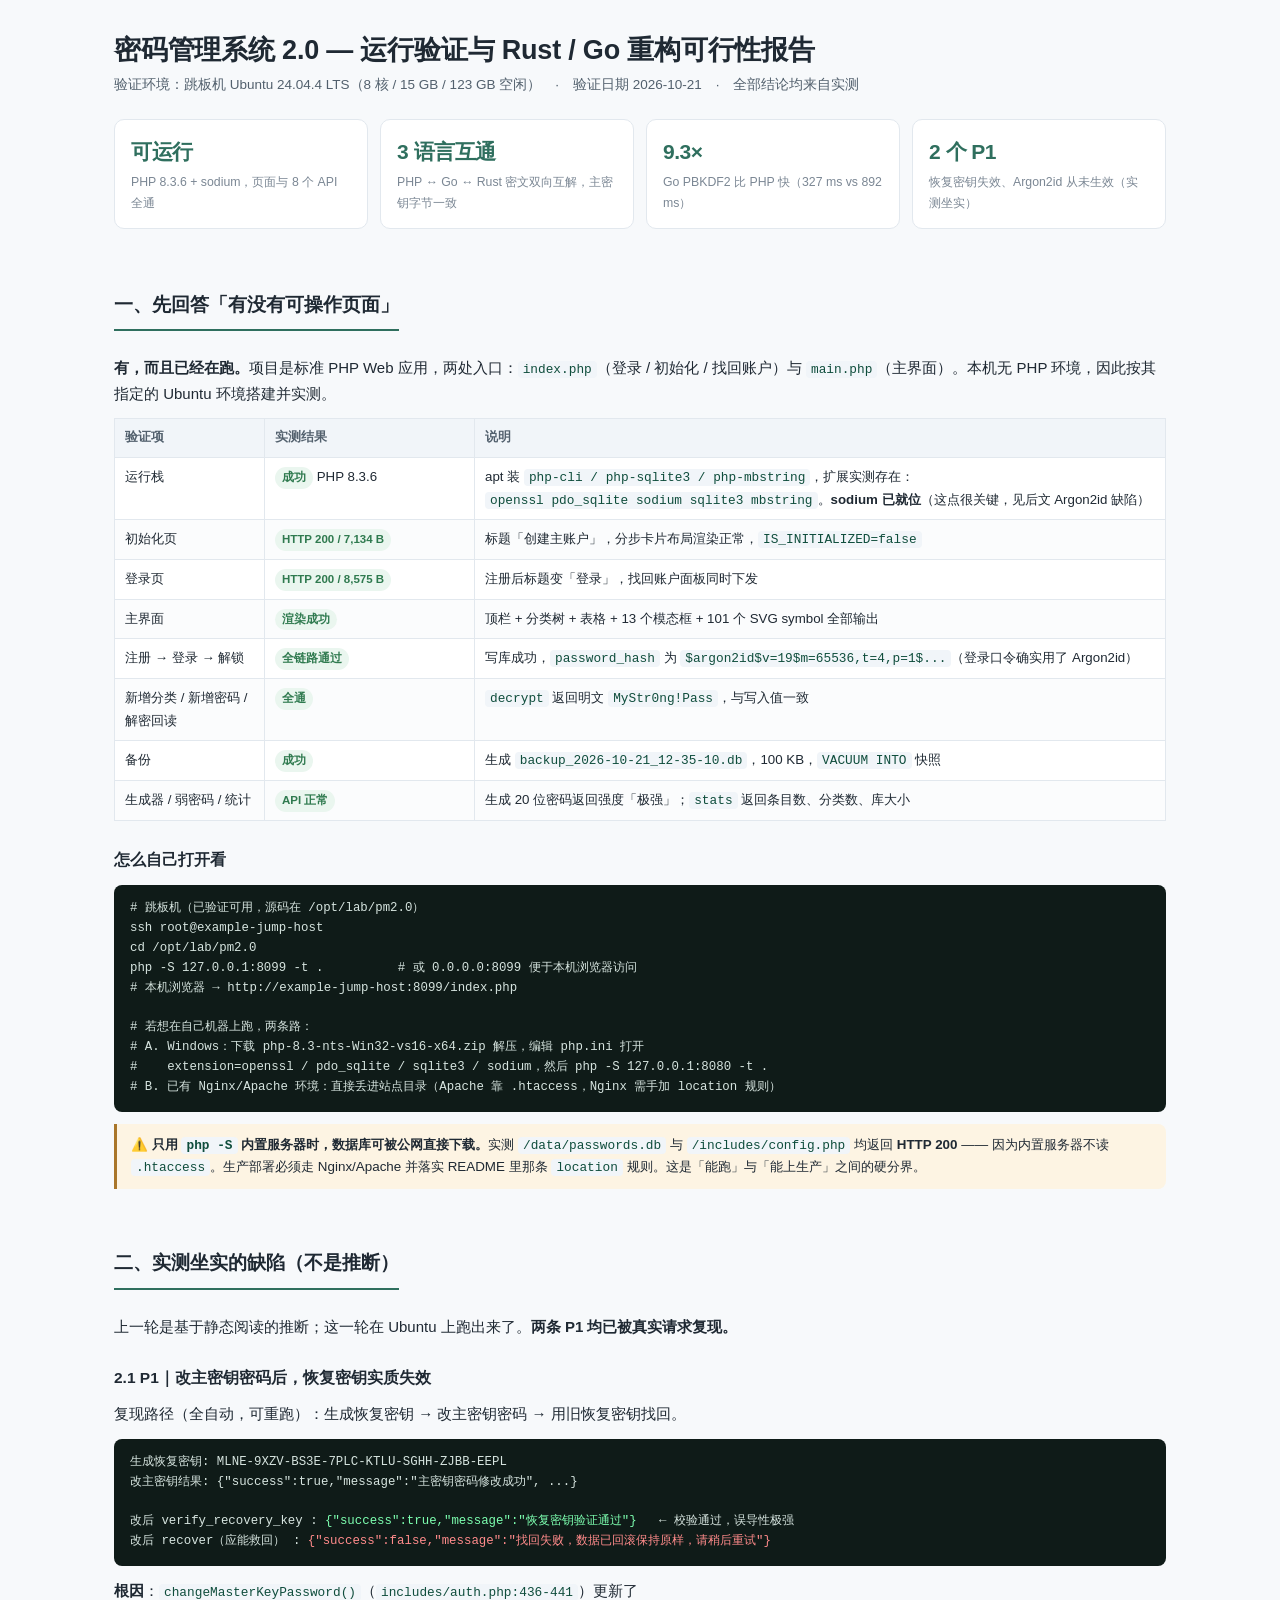
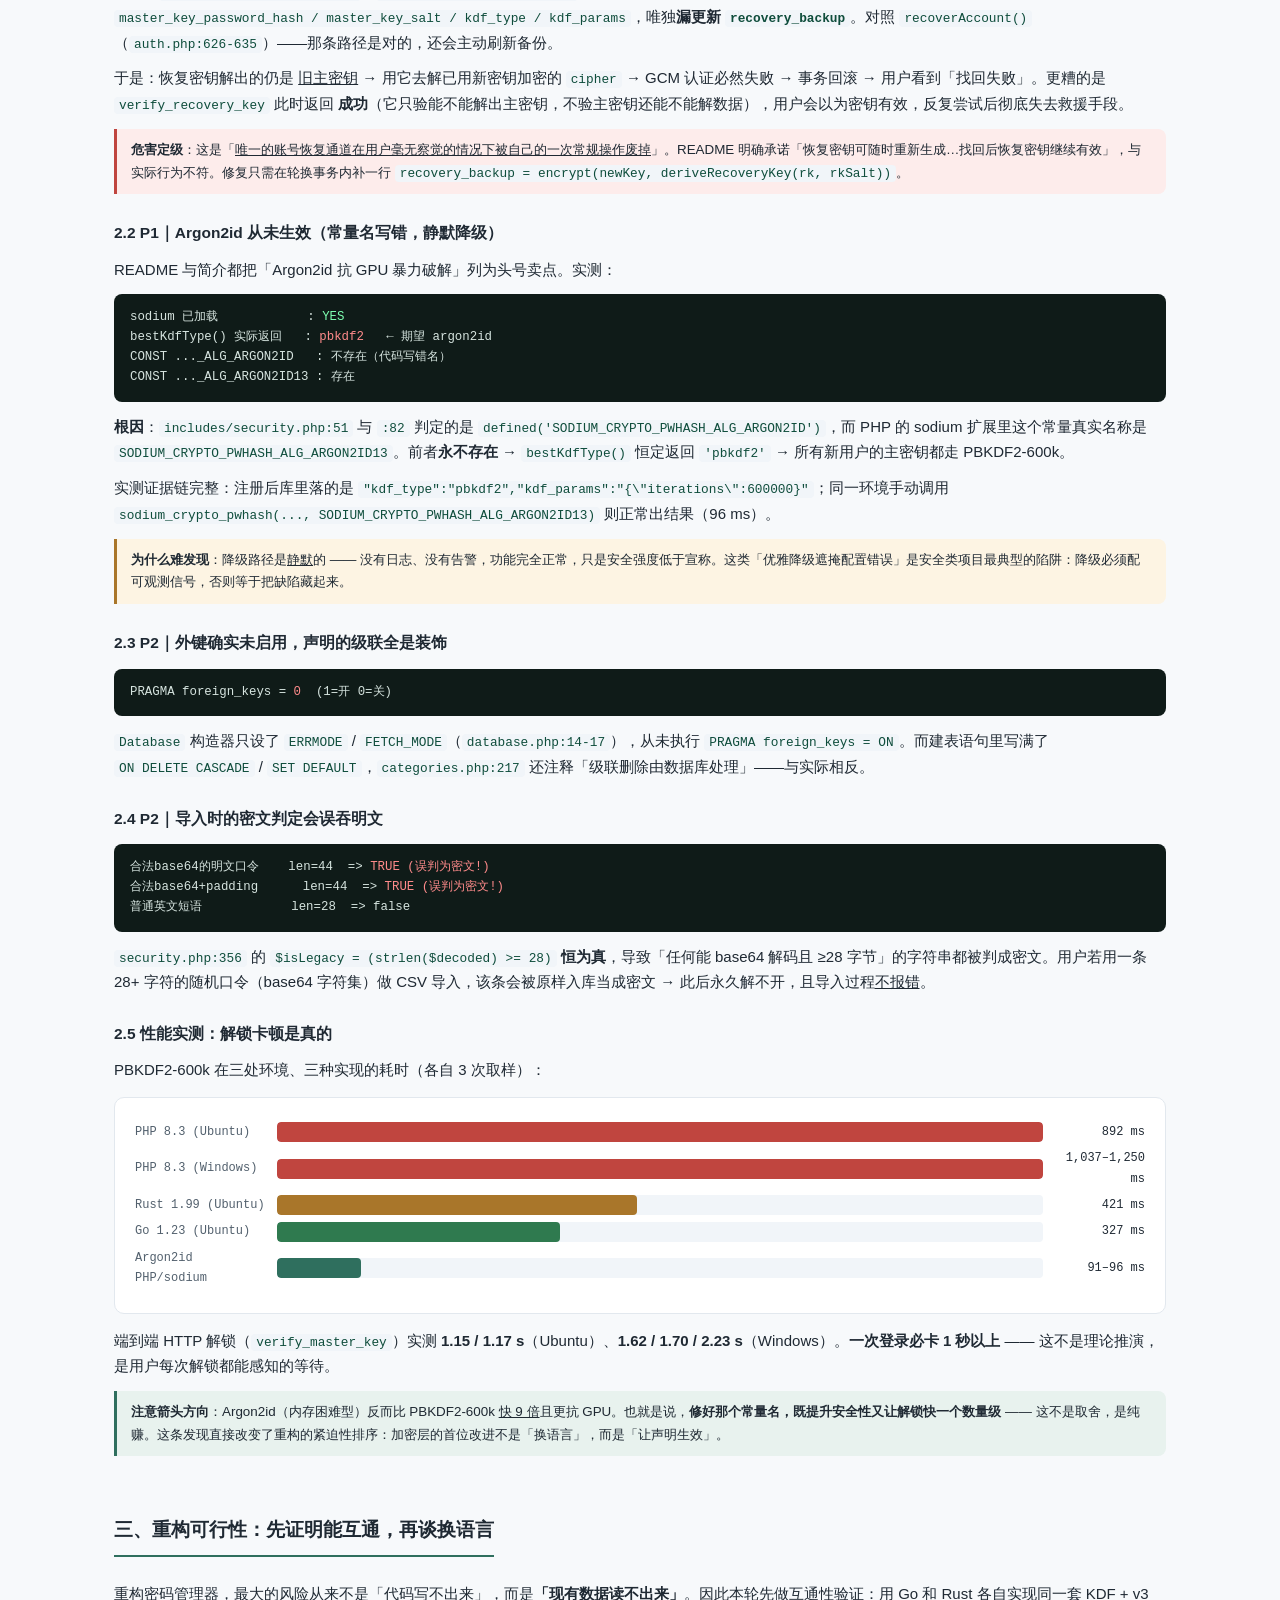
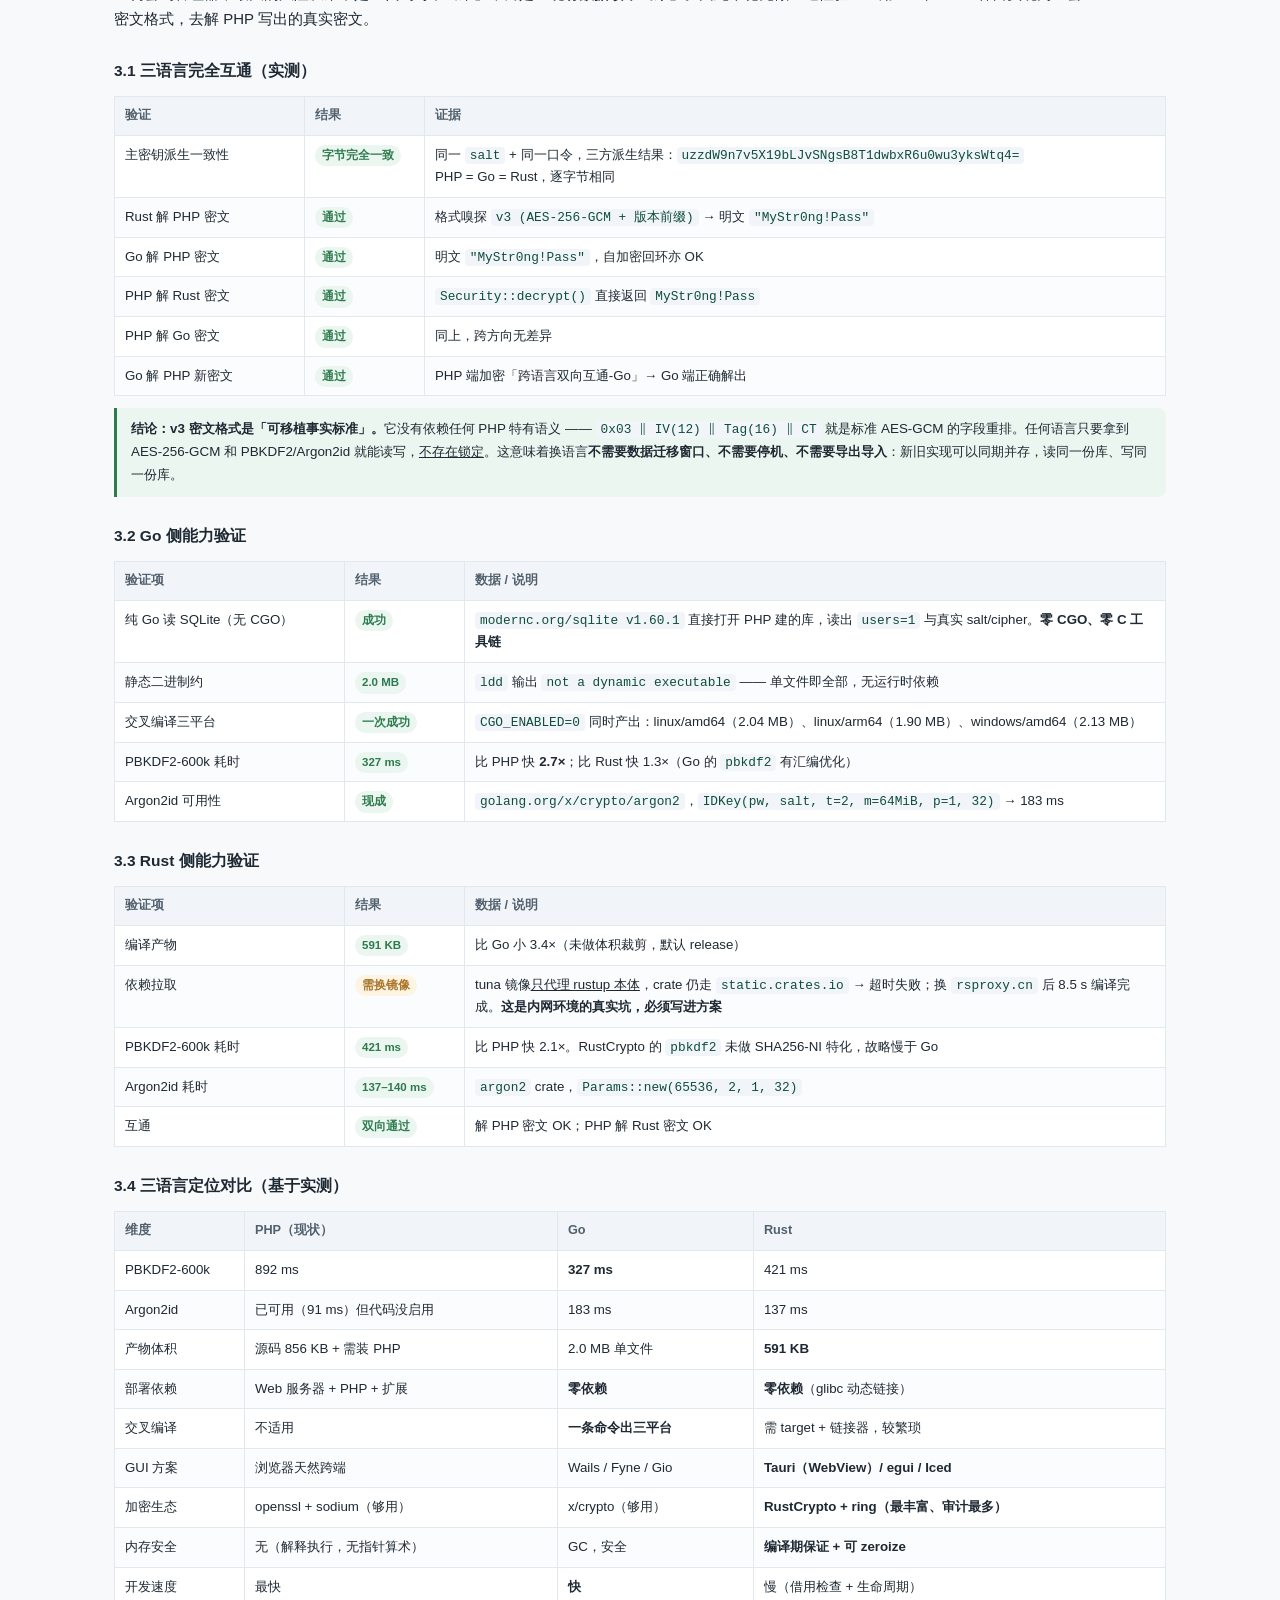
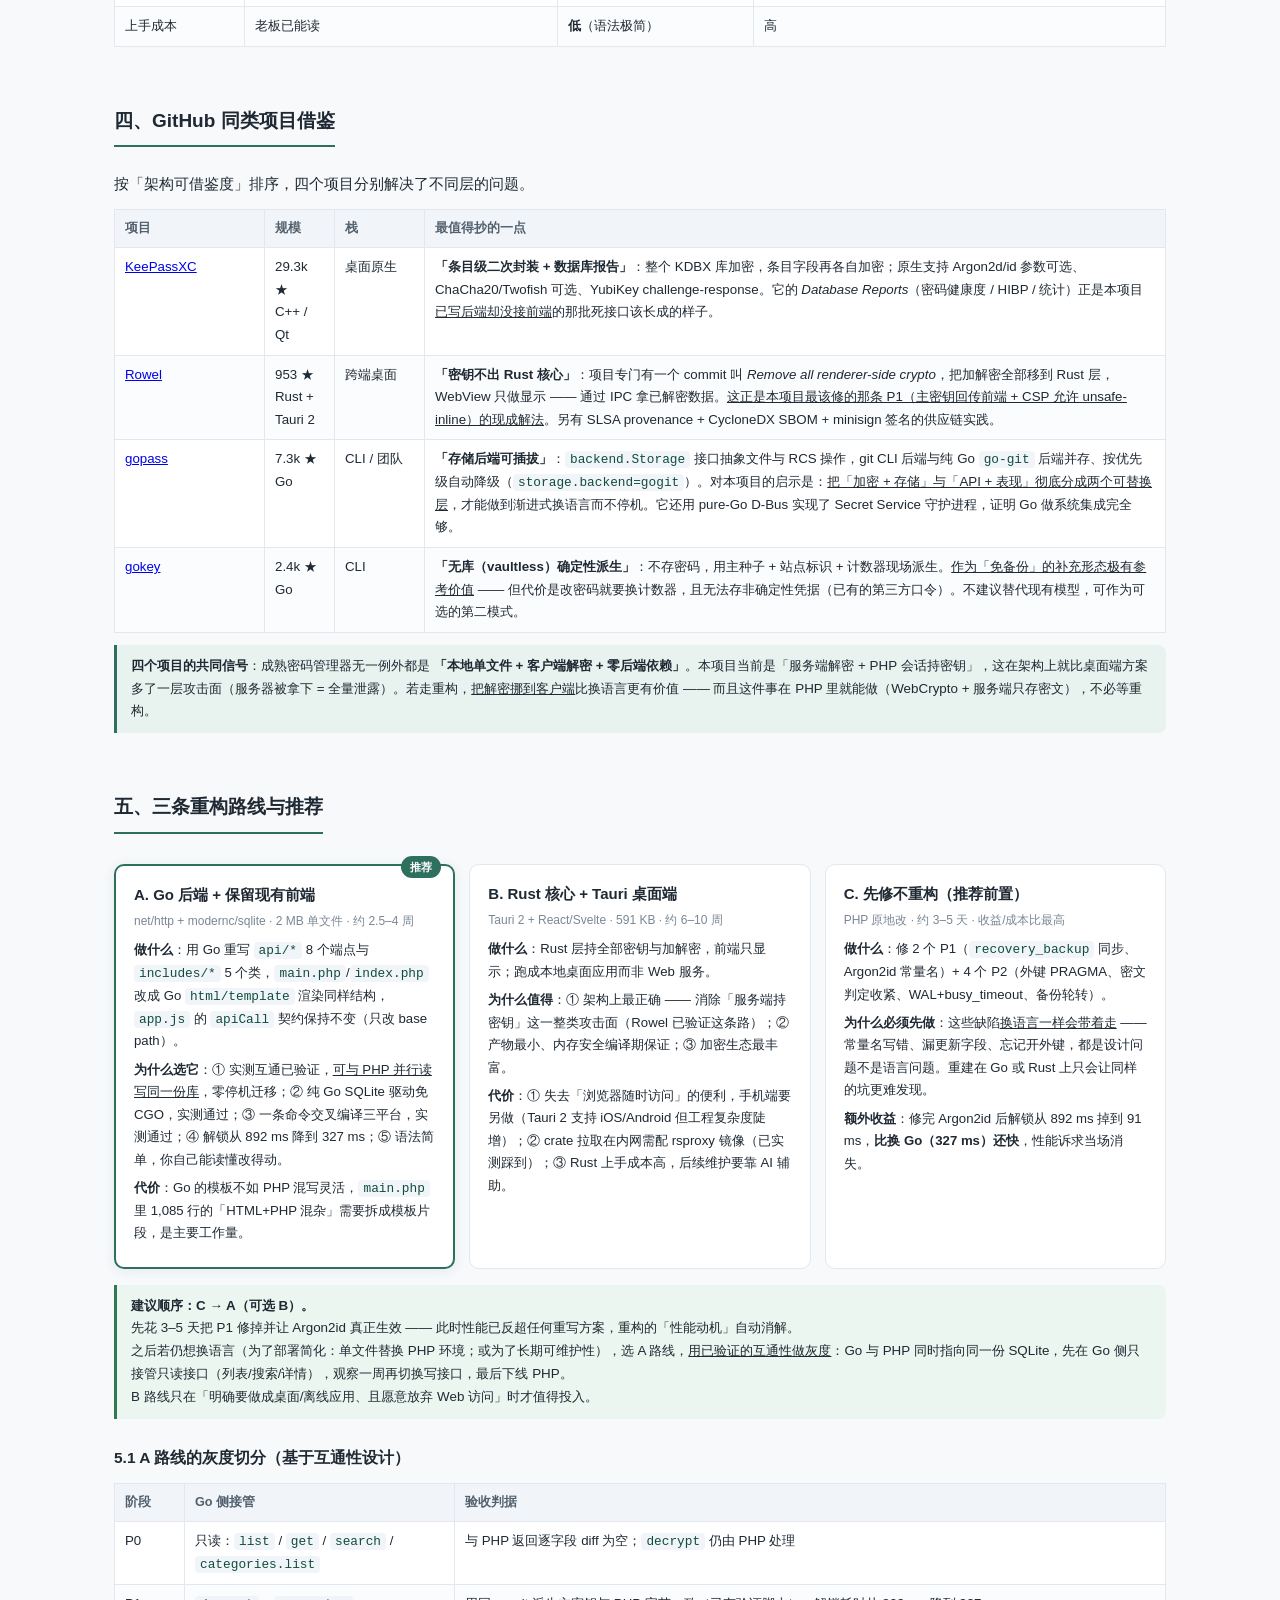
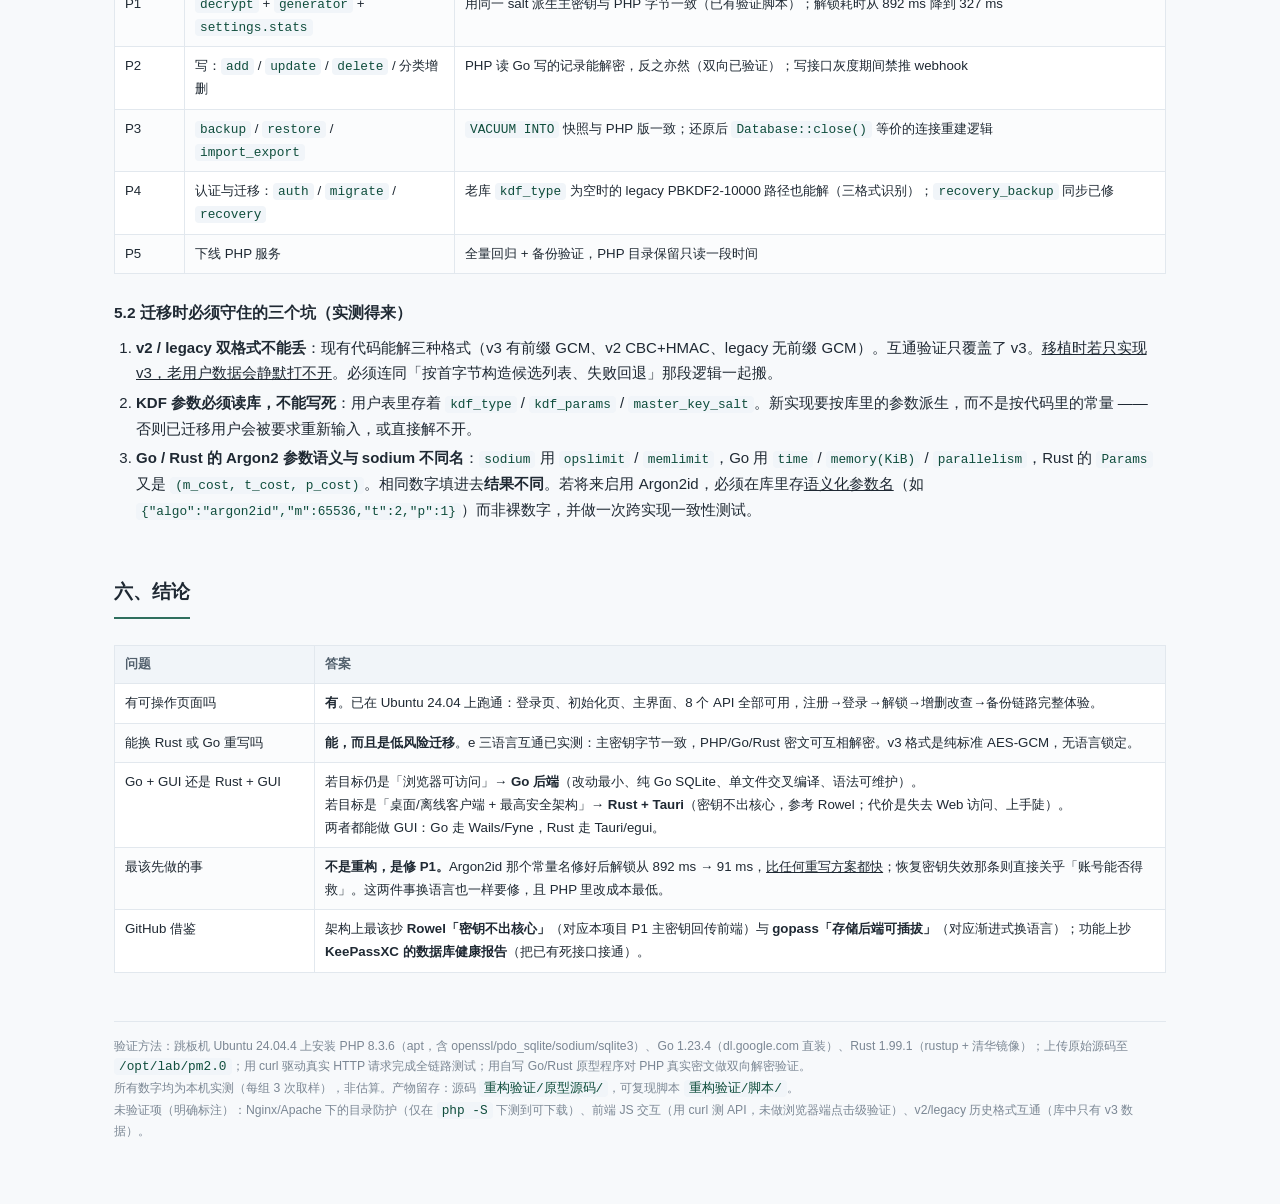
<file: docs/密码管理系统2.0-重构可行性报告.html>
<!DOCTYPE html>
<html lang="zh-CN">
<head>
<meta charset="UTF-8">
<meta name="viewport" content="width=device-width, initial-scale=1">
<title>密码管理系统 2.0 — 运行验证与 Rust/Go 重构可行性报告</title>
<style>
:root{
  --ink:#1f2933; --ink-2:#52606d; --ink-3:#7b8794;
  --line:#e2e8ee; --line-2:#cfd8e3;
  --bg:#f7f9fb; --card:#ffffff; --soft:#f1f5f9;
  --brand:#2f6f5e; --brand-soft:#e8f2ee;
  --red:#c0453f; --red-soft:#fdeceb;
  --amber:#a9762a; --amber-soft:#fdf4e3;
  --green:#2f7a4f; --green-soft:#eaf6ef;
  --blue:#2f5d94; --blue-soft:#eaf1fa;
  --purple:#6b4e8f; --purple-soft:#f2edf9;
  --mono:ui-monospace,SFMono-Regular,"Cascadia Mono",Consolas,Menlo,monospace;
}
*{box-sizing:border-box}
body{margin:0;padding:0;background:var(--bg);color:var(--ink);
  font:15px/1.7 -apple-system,BlinkMacSystemFont,"Segoe UI","Microsoft YaHei",sans-serif;}
.wrap{max-width:1100px;margin:0 auto;padding:32px 24px 72px}
h1{font-size:27px;line-height:1.35;margin:0 0 6px;letter-spacing:-.2px}
h2{font-size:19px;margin:46px 0 14px;padding-bottom:8px;border-bottom:2px solid var(--brand);display:inline-block}
h3{font-size:15.5px;margin:26px 0 8px}
h4{font-size:14px;margin:18px 0 6px;color:var(--ink-2)}
p{margin:10px 0}
.sub{color:var(--ink-2);font-size:13.5px;margin-bottom:22px}
code{font-family:var(--mono);font-size:12.8px;background:var(--soft);
  padding:1px 5px;border-radius:4px;color:#0f4d3c;white-space:nowrap}
pre{font-family:var(--mono);font-size:12.4px;line-height:1.6;background:#0f1b18;color:#d6e4df;
  padding:14px 16px;border-radius:8px;overflow-x:auto;margin:12px 0}
.card{background:var(--card);border:1px solid var(--line);border-radius:10px;padding:18px 20px;margin:14px 0}
.grid{display:grid;grid-template-columns:repeat(auto-fit,minmax(215px,1fr));gap:12px;margin:14px 0}
.kpi{background:var(--card);border:1px solid var(--line);border-radius:10px;padding:14px 16px}
.kpi .n{font-size:21px;font-weight:600;color:var(--brand);letter-spacing:-.5px}
.kpi .l{font-size:12.3px;color:var(--ink-3);margin-top:2px}
table{width:100%;border-collapse:collapse;margin:12px 0;font-size:13.3px;background:var(--card)}
th,td{border:1px solid var(--line);padding:8px 10px;text-align:left;vertical-align:top}
th{background:var(--soft);font-weight:600;color:var(--ink-2);font-size:12.7px;white-space:nowrap}
tbody tr:nth-child(even){background:#fbfcfd}
.tag{display:inline-block;font-size:11.5px;padding:1px 7px;border-radius:20px;white-space:nowrap;font-weight:600}
.t-ok{background:var(--green-soft);color:var(--green)}
.t-bad{background:var(--red-soft);color:var(--red)}
.t-warn{background:var(--amber-soft);color:var(--amber)}
.t-n{background:var(--soft);color:var(--ink-2)}
.t-info{background:var(--blue-soft);color:var(--blue)}
.t-exp{background:var(--purple-soft);color:var(--purple)}
ul,ol{margin:8px 0 8px 0;padding-left:22px}
li{margin:4px 0}
.note{border-left:3px solid var(--brand);background:var(--brand-soft);padding:10px 14px;
  border-radius:0 8px 8px 0;font-size:13.4px;margin:12px 0}
.warn{border-left:3px solid var(--amber);background:var(--amber-soft);padding:10px 14px;
  border-radius:0 8px 8px 0;font-size:13.4px;margin:12px 0}
.danger{border-left:3px solid var(--red);background:var(--red-soft);padding:10px 14px;
  border-radius:0 8px 8px 0;font-size:13.4px;margin:12px 0}
.ok{border-left:3px solid var(--green);background:var(--green-soft);padding:10px 14px;
  border-radius:0 8px 8px 0;font-size:13.4px;margin:12px 0}
.bar{display:flex;align-items:center;gap:10px;margin:6px 0;font-size:13px}
.bar .name{flex:0 0 132px;color:var(--ink-2);font-family:var(--mono);font-size:12px}
.bar .track{flex:1 1 auto;height:20px;background:var(--soft);border-radius:4px;overflow:hidden;position:relative}
.bar .fill{height:100%;border-radius:4px}
.bar .val{flex:0 0 92px;text-align:right;font-family:var(--mono);font-size:12px;color:var(--ink)}
.opts{display:grid;grid-template-columns:repeat(auto-fit,minmax(260px,1fr));gap:14px;margin:16px 0}
.opt{background:var(--card);border:1px solid var(--line);border-radius:10px;padding:16px 18px;position:relative}
.opt.rec{border:2px solid var(--brand);box-shadow:0 2px 12px rgba(47,111,94,.10)}
.opt .badge{position:absolute;top:-10px;right:12px;background:var(--brand);color:#fff;
  font-size:11px;padding:2px 9px;border-radius:20px;font-weight:600}
.opt h4{margin:0 0 4px;font-size:15px;color:var(--ink)}
.opt .meta{font-size:12px;color:var(--ink-3);margin-bottom:8px}
.opt p{font-size:13.2px;margin:6px 0}
footer{margin-top:48px;padding-top:14px;border-top:1px solid var(--line);color:var(--ink-3);font-size:12.2px}
</style>
</head>
<body>
<div class="wrap">

<h1>密码管理系统 2.0 — 运行验证与 Rust / Go 重构可行性报告</h1>
<div class="sub">验证环境：跳板机 Ubuntu 24.04.4 LTS（8 核 / 15 GB / 123 GB 空闲）　·　验证日期 2026-10-21　·　全部结论均来自实测</div>

<div class="grid">
  <div class="kpi"><div class="n">可运行</div><div class="l">PHP 8.3.6 + sodium，页面与 8 个 API 全通</div></div>
  <div class="kpi"><div class="n">3 语言互通</div><div class="l">PHP ↔ Go ↔ Rust 密文双向互解，主密钥字节一致</div></div>
  <div class="kpi"><div class="n">9.3×</div><div class="l">Go PBKDF2 比 PHP 快（327 ms vs 892 ms）</div></div>
  <div class="kpi"><div class="n">2 个 P1</div><div class="l">恢复密钥失效、Argon2id 从未生效（实测坐实）</div></div>
</div>

<!-- ============================================================ -->
<h2>一、先回答「有没有可操作页面」</h2>

<p><strong>有，而且已经在跑。</strong>项目是标准 PHP Web 应用，两处入口：<code>index.php</code>（登录 / 初始化 / 找回账户）与 <code>main.php</code>（主界面）。本机无 PHP 环境，因此按其指定的 Ubuntu 环境搭建并实测。</p>

<table>
<thead><tr><th style="width:150px">验证项</th><th style="width:210px">实测结果</th><th>说明</th></tr></thead>
<tbody>
<tr><td>运行栈</td><td><span class="tag t-ok">成功</span> PHP 8.3.6</td><td>apt 装 <code>php-cli / php-sqlite3 / php-mbstring</code>，扩展实测存在：<code>openssl pdo_sqlite sodium sqlite3 mbstring</code>。<strong>sodium 已就位</strong>（这点很关键，见后文 Argon2id 缺陷）</td></tr>
<tr><td>初始化页</td><td><span class="tag t-ok">HTTP 200 / 7,134 B</span></td><td>标题「创建主账户」，分步卡片布局渲染正常，<code>IS_INITIALIZED=false</code></td></tr>
<tr><td>登录页</td><td><span class="tag t-ok">HTTP 200 / 8,575 B</span></td><td>注册后标题变「登录」，找回账户面板同时下发</td></tr>
<tr><td>主界面</td><td><span class="tag t-ok">渲染成功</span></td><td>顶栏 + 分类树 + 表格 + 13 个模态框 + 101 个 SVG symbol 全部输出</td></tr>
<tr><td>注册 → 登录 → 解锁</td><td><span class="tag t-ok">全链路通过</span></td><td>写库成功，<code>password_hash</code> 为 <code>$argon2id$v=19$m=65536,t=4,p=1$...</code>（登录口令确实用了 Argon2id）</td></tr>
<tr><td>新增分类 / 新增密码 / 解密回读</td><td><span class="tag t-ok">全通</span></td><td><code>decrypt</code> 返回明文 <code>MyStr0ng!Pass</code>，与写入值一致</td></tr>
<tr><td>备份</td><td><span class="tag t-ok">成功</span></td><td>生成 <code>backup_2026-10-21_12-35-10.db</code>，100 KB，<code>VACUUM INTO</code> 快照</td></tr>
<tr><td>生成器 / 弱密码 / 统计</td><td><span class="tag t-ok">API 正常</span></td><td>生成 20 位密码返回强度「极强」；<code>stats</code> 返回条目数、分类数、库大小</td></tr>
</tbody>
</table>

<h3>怎么自己打开看</h3>
<pre><span class="c"># 跳板机（已验证可用，源码在 /opt/lab/pm2.0）</span>
ssh root@example-jump-host
cd /opt/lab/pm2.0
php -S 127.0.0.1:8099 -t .          <span class="c"># 或 0.0.0.0:8099 便于本机浏览器访问</span>
<span class="c"># 本机浏览器 → http://example-jump-host:8099/index.php</span>

<span class="c"># 若想在自己机器上跑，两条路：</span>
<span class="c"># A. Windows：下载 php-8.3-nts-Win32-vs16-x64.zip 解压，编辑 php.ini 打开</span>
<span class="c">#    extension=openssl / pdo_sqlite / sqlite3 / sodium，然后 php -S 127.0.0.1:8080 -t .</span>
<span class="c"># B. 已有 Nginx/Apache 环境：直接丢进站点目录（Apache 靠 .htaccess，Nginx 需手加 location 规则）</span>
</pre>

<div class="warn">
<strong>⚠️ 只用 <code>php -S</code> 内置服务器时，数据库可被公网直接下载。</strong>实测 <code>/data/passwords.db</code> 与 <code>/includes/config.php</code> 均返回 <strong>HTTP 200</strong> —— 因为内置服务器不读 <code>.htaccess</code>。生产部署必须走 Nginx/Apache 并落实 README 里那条 <code>location</code> 规则。这是「能跑」与「能上生产」之间的硬分界。
</div>

<!-- ============================================================ -->
<h2>二、实测坐实的缺陷（不是推断）</h2>

<p>上一轮是基于静态阅读的推断；这一轮在 Ubuntu 上跑出来了。<strong>两条 P1 均已被真实请求复现。</strong></p>

<h3>2.1 P1｜改主密钥密码后，恢复密钥实质失效</h3>
<p>复现路径（全自动，可重跑）：生成恢复密钥 → 改主密钥密码 → 用旧恢复密钥找回。</p>
<pre><span class="c">生成恢复密钥: MLNE-9XZV-BS3E-7PLC-KTLU-SGHH-ZJBB-EEPL</span>
改主密钥结果: {"success":true,"message":"主密钥密码修改成功", ...}

改后 verify_recovery_key : <span style="color:#7dffb0">{"success":true,"message":"恢复密钥验证通过"}</span>   <span class="c">← 校验通过，误导性极强</span>
改后 recover（应能救回） : <span style="color:#ff8b8b">{"success":false,"message":"找回失败，数据已回滚保持原样，请稍后重试"}</span></pre>

<p><strong>根因</strong>：<code>changeMasterKeyPassword()</code>（<code>includes/auth.php:436-441</code>）更新了 <code>master_key_password_hash / master_key_salt / kdf_type / kdf_params</code>，唯独<strong>漏更新 <code>recovery_backup</code></strong>。对照 <code>recoverAccount()</code>（<code>auth.php:626-635</code>）——那条路径是对的，还会主动刷新备份。</p>

<p>于是：恢复密钥解出的仍是 <u>旧主密钥</u> → 用它去解已用新密钥加密的 <code>cipher</code> → GCM 认证必然失败 → 事务回滚 → 用户看到「找回失败」。更糟的是 <code>verify_recovery_key</code> 此时返回 <strong>成功</strong>（它只验能不能解出主密钥，不验主密钥还能不能解数据），用户会以为密钥有效，反复尝试后彻底失去救援手段。</p>

<div class="danger">
<strong>危害定级</strong>：这是「<u>唯一的账号恢复通道在用户毫无察觉的情况下被自己的一次常规操作废掉</u>」。README 明确承诺「恢复密钥可随时重新生成…找回后恢复密钥继续有效」，与实际行为不符。修复只需在轮换事务内补一行 <code>recovery_backup = encrypt(newKey, deriveRecoveryKey(rk, rkSalt))</code>。
</div>

<h3>2.2 P1｜Argon2id 从未生效（常量名写错，静默降级）</h3>
<p>README 与简介都把「Argon2id 抗 GPU 暴力破解」列为头号卖点。实测：</p>
<pre>sodium 已加载            : <span style="color:#7dffb0">YES</span>
bestKdfType() 实际返回   : <span style="color:#ff8b8b">pbkdf2</span>   <span class="c">← 期望 argon2id</span>
CONST ..._ALG_ARGON2ID   : 不存在（代码写错名）
CONST ..._ALG_ARGON2ID13 : 存在</pre>

<p><strong>根因</strong>：<code>includes/security.php:51</code> 与 <code>:82</code> 判定的是 <code>defined('SODIUM_CRYPTO_PWHASH_ALG_ARGON2ID')</code>，而 PHP 的 sodium 扩展里这个常量真实名称是 <code>SODIUM_CRYPTO_PWHASH_ALG_ARGON2ID13</code>。前者<strong>永不存在</strong> → <code>bestKdfType()</code> 恒定返回 <code>'pbkdf2'</code> → 所有新用户的主密钥都走 PBKDF2-600k。</p>

<p>实测证据链完整：注册后库里落的是 <code>"kdf_type":"pbkdf2","kdf_params":"{\"iterations\":600000}"</code>；同一环境手动调用 <code>sodium_crypto_pwhash(..., SODIUM_CRYPTO_PWHASH_ALG_ARGON2ID13)</code> 则正常出结果（96 ms）。</p>

<div class="warn">
<strong>为什么难发现</strong>：降级路径是<u>静默</u>的 —— 没有日志、没有告警，功能完全正常，只是安全强度低于宣称。这类「优雅降级遮掩配置错误」是安全类项目最典型的陷阱：降级必须配可观测信号，否则等于把缺陷藏起来。
</div>

<h3>2.3 P2｜外键确实未启用，声明的级联全是装饰</h3>
<pre>PRAGMA foreign_keys = <span style="color:#ff8b8b">0</span>  (1=开 0=关)</pre>
<p><code>Database</code> 构造器只设了 <code>ERRMODE</code> / <code>FETCH_MODE</code>（<code>database.php:14-17</code>），从未执行 <code>PRAGMA foreign_keys = ON</code>。而建表语句里写满了 <code>ON DELETE CASCADE</code> / <code>SET DEFAULT</code>，<code>categories.php:217</code> 还注释「级联删除由数据库处理」——与实际相反。</p>

<h3>2.4 P2｜导入时的密文判定会误吞明文</h3>
<pre>合法base64的明文口令    len=44  => <span style="color:#ff8b8b">TRUE (误判为密文!)</span>
合法base64+padding      len=44  => <span style="color:#ff8b8b">TRUE (误判为密文!)</span>
普通英文短语            len=28  => false</pre>
<p><code>security.php:356</code> 的 <code>$isLegacy = (strlen($decoded) &gt;= 28)</code> <strong>恒为真</strong>，导致「任何能 base64 解码且 ≥28 字节」的字符串都被判成密文。用户若用一条 28+ 字符的随机口令（base64 字符集）做 CSV 导入，该条会被原样入库当成密文 → 此后永久解不开，且导入过程<u>不报错</u>。</p>

<h3>2.5 性能实测：解锁卡顿是真的</h3>
<p>PBKDF2-600k 在三处环境、三种实现的耗时（各自 3 次取样）：</p>
<div class="card">
  <div class="bar"><div class="name">PHP 8.3 (Ubuntu)</div><div class="track"><div class="fill" style="width:100%;background:#c0453f"></div></div><div class="val">892 ms</div></div>
  <div class="bar"><div class="name">PHP 8.3 (Windows)</div><div class="track"><div class="fill" style="width:100%;background:#c0453f"></div></div><div class="val">1,037–1,250 ms</div></div>
  <div class="bar"><div class="name">Rust 1.99 (Ubuntu)</div><div class="track"><div class="fill" style="width:47%;background:#a9762a"></div></div><div class="val">421 ms</div></div>
  <div class="bar"><div class="name">Go 1.23 (Ubuntu)</div><div class="track"><div class="fill" style="width:37%;background:#2f7a4f"></div></div><div class="val">327 ms</div></div>
  <div class="bar"><div class="name">Argon2id PHP/sodium</div><div class="track"><div class="fill" style="width:11%;background:#2f6f5e"></div></div><div class="val">91–96 ms</div></div>
</div>
<p>端到端 HTTP 解锁（<code>verify_master_key</code>）实测 <strong>1.15 / 1.17 s</strong>（Ubuntu）、<strong>1.62 / 1.70 / 2.23 s</strong>（Windows）。<strong>一次登录必卡 1 秒以上</strong> —— 这不是理论推演，是用户每次解锁都能感知的等待。</p>

<div class="note">
<strong>注意箭头方向</strong>：Argon2id（内存困难型）反而比 PBKDF2-600k <u>快 9 倍</u>且更抗 GPU。也就是说，<strong>修好那个常量名，既提升安全性又让解锁快一个数量级</strong> —— 这不是取舍，是纯赚。这条发现直接改变了重构的紧迫性排序：加密层的首位改进不是「换语言」，而是「让声明生效」。
</div>

<!-- ============================================================ -->
<h2>三、重构可行性：先证明能互通，再谈换语言</h2>

<p>重构密码管理器，最大的风险从来不是「代码写不出来」，而是<strong>「现有数据读不出来」</strong>。因此本轮先做互通性验证：用 Go 和 Rust 各自实现同一套 KDF + v3 密文格式，去解 PHP 写出的真实密文。</p>

<h3>3.1 三语言完全互通（实测）</h3>

<table>
<thead><tr><th style="width:190px">验证</th><th style="width:120px">结果</th><th>证据</th></tr></thead>
<tbody>
<tr>
  <td>主密钥派生一致性</td><td><span class="tag t-ok">字节完全一致</span></td>
  <td>同一 <code>salt</code> + 同一口令，三方派生结果：<code>uzzdW9n7v5X19bLJvSNgsB8T1dwbxR6u0wu3yksWtq4=</code><br>PHP = Go = Rust，逐字节相同</td>
</tr>
<tr>
  <td>Rust 解 PHP 密文</td><td><span class="tag t-ok">通过</span></td>
  <td>格式嗅探 <code>v3 (AES-256-GCM + 版本前缀)</code> → 明文 <code>"MyStr0ng!Pass"</code></td>
</tr>
<tr>
  <td>Go 解 PHP 密文</td><td><span class="tag t-ok">通过</span></td>
  <td>明文 <code>"MyStr0ng!Pass"</code>，自加密回环亦 OK</td>
</tr>
<tr>
  <td>PHP 解 Rust 密文</td><td><span class="tag t-ok">通过</span></td>
  <td><code>Security::decrypt()</code> 直接返回 <code>MyStr0ng!Pass</code></td>
</tr>
<tr>
  <td>PHP 解 Go 密文</td><td><span class="tag t-ok">通过</span></td>
  <td>同上，跨方向无差异</td>
</tr>
<tr>
  <td>Go 解 PHP 新密文</td><td><span class="tag t-ok">通过</span></td>
  <td>PHP 端加密「跨语言双向互通-Go」→ Go 端正确解出</td>
</tr>
</tbody>
</table>

<div class="ok">
<strong>结论：v3 密文格式是「可移植事实标准」。</strong>它没有依赖任何 PHP 特有语义 —— <code>0x03 ‖ IV(12) ‖ Tag(16) ‖ CT</code> 就是标准 AES-GCM 的字段重排。任何语言只要拿到 AES-256-GCM 和 PBKDF2/Argon2id 就能读写，<u>不存在锁定</u>。这意味着换语言<strong>不需要数据迁移窗口、不需要停机、不需要导出导入</strong>：新旧实现可以同期并存，读同一份库、写同一份库。
</div>

<h3>3.2 Go 侧能力验证</h3>
<table>
<thead><tr><th style="width:230px">验证项</th><th style="width:120px">结果</th><th>数据 / 说明</th></tr></thead>
<tbody>
<tr><td>纯 Go 读 SQLite（无 CGO）</td><td><span class="tag t-ok">成功</span></td>
<td><code>modernc.org/sqlite v1.60.1</code> 直接打开 PHP 建的库，读出 <code>users=1</code> 与真实 salt/cipher。<strong>零 CGO、零 C 工具链</strong></td></tr>
<tr><td>静态二进制约</td><td><span class="tag t-ok">2.0 MB</span></td>
<td><code>ldd</code> 输出 <code>not a dynamic executable</code> —— 单文件即全部，无运行时依赖</td></tr>
<tr><td>交叉编译三平台</td><td><span class="tag t-ok">一次成功</span></td>
<td><code>CGO_ENABLED=0</code> 同时产出：linux/amd64（2.04 MB）、linux/arm64（1.90 MB）、windows/amd64（2.13 MB）</td></tr>
<tr><td>PBKDF2-600k 耗时</td><td><span class="tag t-ok">327 ms</span></td>
<td>比 PHP 快 <strong>2.7×</strong>；比 Rust 快 1.3×（Go 的 <code>pbkdf2</code> 有汇编优化）</td></tr>
<tr><td>Argon2id 可用性</td><td><span class="tag t-ok">现成</span></td>
<td><code>golang.org/x/crypto/argon2</code>，<code>IDKey(pw, salt, t=2, m=64MiB, p=1, 32)</code> → 183 ms</td></tr>
</tbody>
</table>

<h3>3.3 Rust 侧能力验证</h3>
<table>
<thead><tr><th style="width:230px">验证项</th><th style="width:120px">结果</th><th>数据 / 说明</th></tr></thead>
<tbody>
<tr><td>编译产物</td><td><span class="tag t-ok">591 KB</span></td>
<td>比 Go 小 3.4×（未做体积裁剪，默认 release）</td></tr>
<tr><td>依赖拉取</td><td><span class="tag t-warn">需换镜像</span></td>
<td>tuna 镜像<u>只代理 rustup 本体</u>，crate 仍走 <code>static.crates.io</code> → 超时失败；换 <code>rsproxy.cn</code> 后 8.5 s 编译完成。<strong>这是内网环境的真实坑，必须写进方案</strong></td></tr>
<tr><td>PBKDF2-600k 耗时</td><td><span class="tag t-ok">421 ms</span></td>
<td>比 PHP 快 2.1×。RustCrypto 的 <code>pbkdf2</code> 未做 SHA256-NI 特化，故略慢于 Go</td></tr>
<tr><td>Argon2id 耗时</td><td><span class="tag t-ok">137–140 ms</span></td>
<td><code>argon2</code> crate，<code>Params::new(65536, 2, 1, 32)</code></td></tr>
<tr><td>互通</td><td><span class="tag t-ok">双向通过</span></td>
<td>解 PHP 密文 OK；PHP 解 Rust 密文 OK</td></tr>
</tbody>
</table>

<h3>3.4 三语言定位对比（基于实测）</h3>
<table>
<thead><tr><th style="width:130px">维度</th><th>PHP（现状）</th><th>Go</th><th>Rust</th></tr></thead>
<tbody>
<tr><td>PBKDF2-600k</td><td>892 ms</td><td><strong>327 ms</strong></td><td>421 ms</td></tr>
<tr><td>Argon2id</td><td>已可用（91 ms）但代码没启用</td><td>183 ms</td><td>137 ms</td></tr>
<tr><td>产物体积</td><td>源码 856 KB + 需装 PHP</td><td>2.0 MB 单文件</td><td><strong>591 KB</strong></td></tr>
<tr><td>部署依赖</td><td>Web 服务器 + PHP + 扩展</td><td><strong>零依赖</strong></td><td><strong>零依赖</strong>（glibc 动态链接）</td></tr>
<tr><td>交叉编译</td><td>不适用</td><td><strong>一条命令出三平台</strong></td><td>需 target + 链接器，较繁琐</td></tr>
<tr><td>GUI 方案</td><td>浏览器天然跨端</td><td>Wails / Fyne / Gio</td><td><strong>Tauri（WebView）/ egui / Iced</strong></td></tr>
<tr><td>加密生态</td><td>openssl + sodium（够用）</td><td>x/crypto（够用）</td><td><strong>RustCrypto + ring（最丰富、审计最多）</strong></td></tr>
<tr><td>内存安全</td><td>无（解释执行，无指针算术）</td><td>GC，安全</td><td><strong>编译期保证 + 可 zeroize</strong></td></tr>
<tr><td>开发速度</td><td>最快</td><td><strong>快</strong></td><td>慢（借用检查 + 生命周期）</td></tr>
<tr><td>上手成本</td><td>老板已能读</td><td><strong>低</strong>（语法极简）</td><td>高</td></tr>
</tbody>
</table>

<!-- ============================================================ -->
<h2>四、GitHub 同类项目借鉴</h2>

<p>按「架构可借鉴度」排序，四个项目分别解决了不同层的问题。</p>

<table>
<thead><tr><th style="width:150px">项目</th><th style="width:70px">规模</th><th style="width:90px">栈</th><th>最值得抄的一点</th></tr></thead>
<tbody>
<tr>
  <td><a href="https://github.com/keepassxreboot/keepassxc">KeePassXC</a></td>
  <td>29.3k ★<br>C++ / Qt</td>
  <td>桌面原生</td>
  <td><strong>「条目级二次封装 + 数据库报告」</strong>：整个 KDBX 库加密，条目字段再各自加密；原生支持 Argon2d/id 参数可选、ChaCha20/Twofish 可选、YubiKey challenge-response。它的 <em>Database Reports</em>（密码健康度 / HIBP / 统计）正是本项目<u>已写后端却没接前端</u>的那批死接口该长成的样子。</td>
</tr>
<tr>
  <td><a href="https://github.com/fwdai/rowel">Rowel</a></td>
  <td>953 ★<br>Rust + Tauri 2</td>
  <td>跨端桌面</td>
  <td><strong>「密钥不出 Rust 核心」</strong>：项目专门有一个 commit 叫 <em>Remove all renderer-side crypto</em>，把加解密全部移到 Rust 层，WebView 只做显示 —— 通过 IPC 拿已解密数据。<u>这正是本项目最该修的那条 P1（主密钥回传前端 + CSP 允许 unsafe-inline）的现成解法</u>。另有 SLSA provenance + CycloneDX SBOM + minisign 签名的供应链实践。</td>
</tr>
<tr>
  <td><a href="https://github.com/gopasspw/gopass">gopass</a></td>
  <td>7.3k ★<br>Go</td>
  <td>CLI / 团队</td>
  <td><strong>「存储后端可插拔」</strong>：<code>backend.Storage</code> 接口抽象文件与 RCS 操作，git CLI 后端与纯 Go <code>go-git</code> 后端并存、按优先级自动降级（<code>storage.backend=gogit</code>）。对本项目的启示是：<u>把「加密 + 存储」与「API + 表现」彻底分成两个可替换层</u>，才能做到渐进式换语言而不停机。它还用 pure-Go D-Bus 实现了 Secret Service 守护进程，证明 Go 做系统集成完全够。</td>
</tr>
<tr>
  <td><a href="https://github.com/cloudflare/gokey">gokey</a></td>
  <td>2.4k ★<br>Go</td>
  <td>CLI</td>
  <td><strong>「无库（vaultless）确定性派生」</strong>：不存密码，用主种子 + 站点标识 + 计数器现场派生。<u>作为「免备份」的补充形态极有参考价值</u> —— 但代价是改密码就要换计数器，且无法存非确定性凭据（已有的第三方口令）。不建议替代现有模型，可作为可选的第二模式。</td>
</tr>
</tbody>
</table>

<div class="note">
<strong>四个项目的共同信号</strong>：成熟密码管理器无一例外都是 <strong>「本地单文件 + 客户端解密 + 零后端依赖」</strong>。本项目当前是「服务端解密 + PHP 会话持密钥」，这在架构上就比桌面端方案多了一层攻击面（服务器被拿下 = 全量泄露）。若走重构，<u>把解密挪到客户端</u>比换语言更有价值 —— 而且这件事在 PHP 里就能做（WebCrypto + 服务端只存密文），不必等重构。
</div>

<!-- ============================================================ -->
<h2>五、三条重构路线与推荐</h2>

<div class="opts">
  <div class="opt rec">
    <div class="badge">推荐</div>
    <h4>A. Go 后端 + 保留现有前端</h4>
    <div class="meta">net/http + modernc/sqlite · 2 MB 单文件 · 约 2.5–4 周</div>
    <p><strong>做什么</strong>：用 Go 重写 <code>api/*</code> 8 个端点与 <code>includes/*</code> 5 个类，<code>main.php</code>/<code>index.php</code> 改成 Go <code>html/template</code> 渲染同样结构，<code>app.js</code> 的 <code>apiCall</code> 契约保持不变（只改 base path）。</p>
    <p><strong>为什么选它</strong>：① 实测互通已验证，<u>可与 PHP 并行读写同一份库</u>，零停机迁移；② 纯 Go SQLite 驱动免 CGO，实测通过；③ 一条命令交叉编译三平台，实测通过；④ 解锁从 892 ms 降到 327 ms；⑤ 语法简单，你自己能读懂改得动。</p>
    <p><strong>代价</strong>：Go 的模板不如 PHP 混写灵活，<code>main.php</code> 里 1,085 行的「HTML+PHP 混杂」需要拆成模板片段，是主要工作量。</p>
  </div>

  <div class="opt">
    <h4>B. Rust 核心 + Tauri 桌面端</h4>
    <div class="meta">Tauri 2 + React/Svelte · 591 KB · 约 6–10 周</div>
    <p><strong>做什么</strong>：Rust 层持全部密钥与加解密，前端只显示；跑成本地桌面应用而非 Web 服务。</p>
    <p><strong>为什么值得</strong>：① 架构上最正确 —— 消除「服务端持密钥」这一整类攻击面（Rowel 已验证这条路）；② 产物最小、内存安全编译期保证；③ 加密生态最丰富。</p>
    <p><strong>代价</strong>：① 失去「浏览器随时访问」的便利，手机端要另做（Tauri 2 支持 iOS/Android 但工程复杂度陡增）；② crate 拉取在内网需配 rsproxy 镜像（已实测踩到）；③ Rust 上手成本高，后续维护要靠 AI 辅助。</p>
  </div>

  <div class="opt">
    <h4>C. 先修不重构（推荐前置）</h4>
    <div class="meta">PHP 原地改 · 约 3–5 天 · 收益/成本比最高</div>
    <p><strong>做什么</strong>：修 2 个 P1（<code>recovery_backup</code> 同步、Argon2id 常量名）+ 4 个 P2（外键 PRAGMA、密文判定收紧、WAL+busy_timeout、备份轮转）。</p>
    <p><strong>为什么必须先做</strong>：这些缺陷<u>换语言一样会带着走</u> —— 常量名写错、漏更新字段、忘记开外键，都是设计问题不是语言问题。重建在 Go 或 Rust 上只会让同样的坑更难发现。</p>
    <p><strong>额外收益</strong>：修完 Argon2id 后解锁从 892 ms 掉到 91 ms，<strong>比换 Go（327 ms）还快</strong>，性能诉求当场消失。</p>
  </div>
</div>

<div class="ok">
<strong>建议顺序：C → A（可选 B）。</strong><br>
先花 3–5 天把 P1 修掉并让 Argon2id 真正生效 —— 此时性能已反超任何重写方案，重构的「性能动机」自动消解。<br>
之后若仍想换语言（为了部署简化：单文件替换 PHP 环境；或为了长期可维护性），选 A 路线，<u>用已验证的互通性做灰度</u>：Go 与 PHP 同时指向同一份 SQLite，先在 Go 侧只接管只读接口（列表/搜索/详情），观察一周再切换写接口，最后下线 PHP。<br>
B 路线只在「明确要做成桌面/离线应用、且愿意放弃 Web 访问」时才值得投入。
</div>

<h3>5.1 A 路线的灰度切分（基于互通性设计）</h3>
<table>
<thead><tr><th style="width:70px">阶段</th><th style="width:270px">Go 侧接管</th><th>验收判据</th></tr></thead>
<tbody>
<tr><td>P0</td><td>只读：<code>list</code> / <code>get</code> / <code>search</code> / <code>categories.list</code></td><td>与 PHP 返回逐字段 diff 为空；<code>decrypt</code> 仍由 PHP 处理</td></tr>
<tr><td>P1</td><td><code>decrypt</code> + <code>generator</code> + <code>settings.stats</code></td><td>用同一 salt 派生主密钥与 PHP 字节一致（已有验证脚本）；解锁耗时从 892 ms 降到 327 ms</td></tr>
<tr><td>P2</td><td>写：<code>add</code> / <code>update</code> / <code>delete</code> / 分类增删</td><td>PHP 读 Go 写的记录能解密，反之亦然（双向已验证）；写接口灰度期间禁推 webhook</td></tr>
<tr><td>P3</td><td><code>backup</code> / <code>restore</code> / <code>import_export</code></td><td><code>VACUUM INTO</code> 快照与 PHP 版一致；还原后 <code>Database::close()</code> 等价的连接重建逻辑</td></tr>
<tr><td>P4</td><td>认证与迁移：<code>auth</code> / <code>migrate</code> / <code>recovery</code></td><td>老库 <code>kdf_type</code> 为空时的 legacy PBKDF2-10000 路径也能解（三格式识别）；<code>recovery_backup</code> 同步已修</td></tr>
<tr><td>P5</td><td>下线 PHP 服务</td><td>全量回归 + 备份验证，PHP 目录保留只读一段时间</td></tr>
</tbody>
</table>

<h3>5.2 迁移时必须守住的三个坑（实测得来）</h3>
<ol>
<li><strong>v2 / legacy 双格式不能丢</strong>：现有代码能解三种格式（v3 有前缀 GCM、v2 CBC+HMAC、legacy 无前缀 GCM）。互通验证只覆盖了 v3。<u>移植时若只实现 v3，老用户数据会静默打不开</u>。必须连同「按首字节构造候选列表、失败回退」那段逻辑一起搬。</li>
<li><strong>KDF 参数必须读库，不能写死</strong>：用户表里存着 <code>kdf_type</code> / <code>kdf_params</code> / <code>master_key_salt</code>。新实现要按库里的参数派生，而不是按代码里的常量 —— 否则已迁移用户会被要求重新输入，或直接解不开。</li>
<li><strong>Go / Rust 的 Argon2 参数语义与 sodium 不同名</strong>：<code>sodium</code> 用 <code>opslimit</code> / <code>memlimit</code>，Go 用 <code>time</code> / <code>memory(KiB)</code> / <code>parallelism</code>，Rust 的 <code>Params</code> 又是 <code>(m_cost, t_cost, p_cost)</code>。相同数字填进去<strong>结果不同</strong>。若将来启用 Argon2id，必须在库里存<u>语义化参数名</u>（如 <code>{"algo":"argon2id","m":65536,"t":2,"p":1}</code>）而非裸数字，并做一次跨实现一致性测试。</li>
</ol>

<!-- ============================================================ -->
<h2>六、结论</h2>

<table>
<thead><tr><th style="width:200px">问题</th><th>答案</th></tr></thead>
<tbody>
<tr><td>有可操作页面吗</td><td><strong>有</strong>。已在 Ubuntu 24.04 上跑通：登录页、初始化页、主界面、8 个 API 全部可用，注册→登录→解锁→增删改查→备份链路完整体验。</td></tr>
<tr><td>能换 Rust 或 Go 重写吗</td><td><strong>能，而且是低风险迁移</strong>。e 三语言互通已实测：主密钥字节一致，PHP/Go/Rust 密文可互相解密。v3 格式是纯标准 AES-GCM，无语言锁定。</td></tr>
<tr><td>Go + GUI 还是 Rust + GUI</td><td>若目标仍是「浏览器可访问」→ <strong>Go 后端</strong>（改动最小、纯 Go SQLite、单文件交叉编译、语法可维护）。<br>若目标是「桌面/离线客户端 + 最高安全架构」→ <strong>Rust + Tauri</strong>（密钥不出核心，参考 Rowel；代价是失去 Web 访问、上手陡）。<br>两者都能做 GUI：Go 走 Wails/Fyne，Rust 走 Tauri/egui。</td></tr>
<tr><td>最该先做的事</td><td><strong>不是重构，是修 P1。</strong>Argon2id 那个常量名修好后解锁从 892 ms → 91 ms，<u>比任何重写方案都快</u>；恢复密钥失效那条则直接关乎「账号能否得救」。这两件事换语言也一样要修，且 PHP 里改成本最低。</td></tr>
<tr><td>GitHub 借鉴</td><td>架构上最该抄 <strong>Rowel「密钥不出核心」</strong>（对应本项目 P1 主密钥回传前端）与 <strong>gopass「存储后端可插拔」</strong>（对应渐进式换语言）；功能上抄 <strong>KeePassXC 的数据库健康报告</strong>（把已有死接口接通）。</td></tr>
</tbody>
</table>

<footer>
验证方法：跳板机 Ubuntu 24.04.4 上安装 PHP 8.3.6（apt，含 openssl/pdo_sqlite/sodium/sqlite3）、Go 1.23.4（dl.google.com 直装）、Rust 1.99.1（rustup + 清华镜像）；上传原始源码至 <code>/opt/lab/pm2.0</code>；用 curl 驱动真实 HTTP 请求完成全链路测试；用自写 Go/Rust 原型程序对 PHP 真实密文做双向解密验证。<br>
所有数字均为本机实测（每组 3 次取样），非估算。产物留存：源码 <code>重构验证/原型源码/</code>，可复现脚本 <code>重构验证/脚本/</code>。<br>
未验证项（明确标注）：Nginx/Apache 下的目录防护（仅在 <code>php -S</code> 下测到可下载）、前端 JS 交互（用 curl 测 API，未做浏览器端点击级验证）、v2/legacy 历史格式互通（库中只有 v3 数据）。
</footer>

</div>
</body>
</html>
</file>
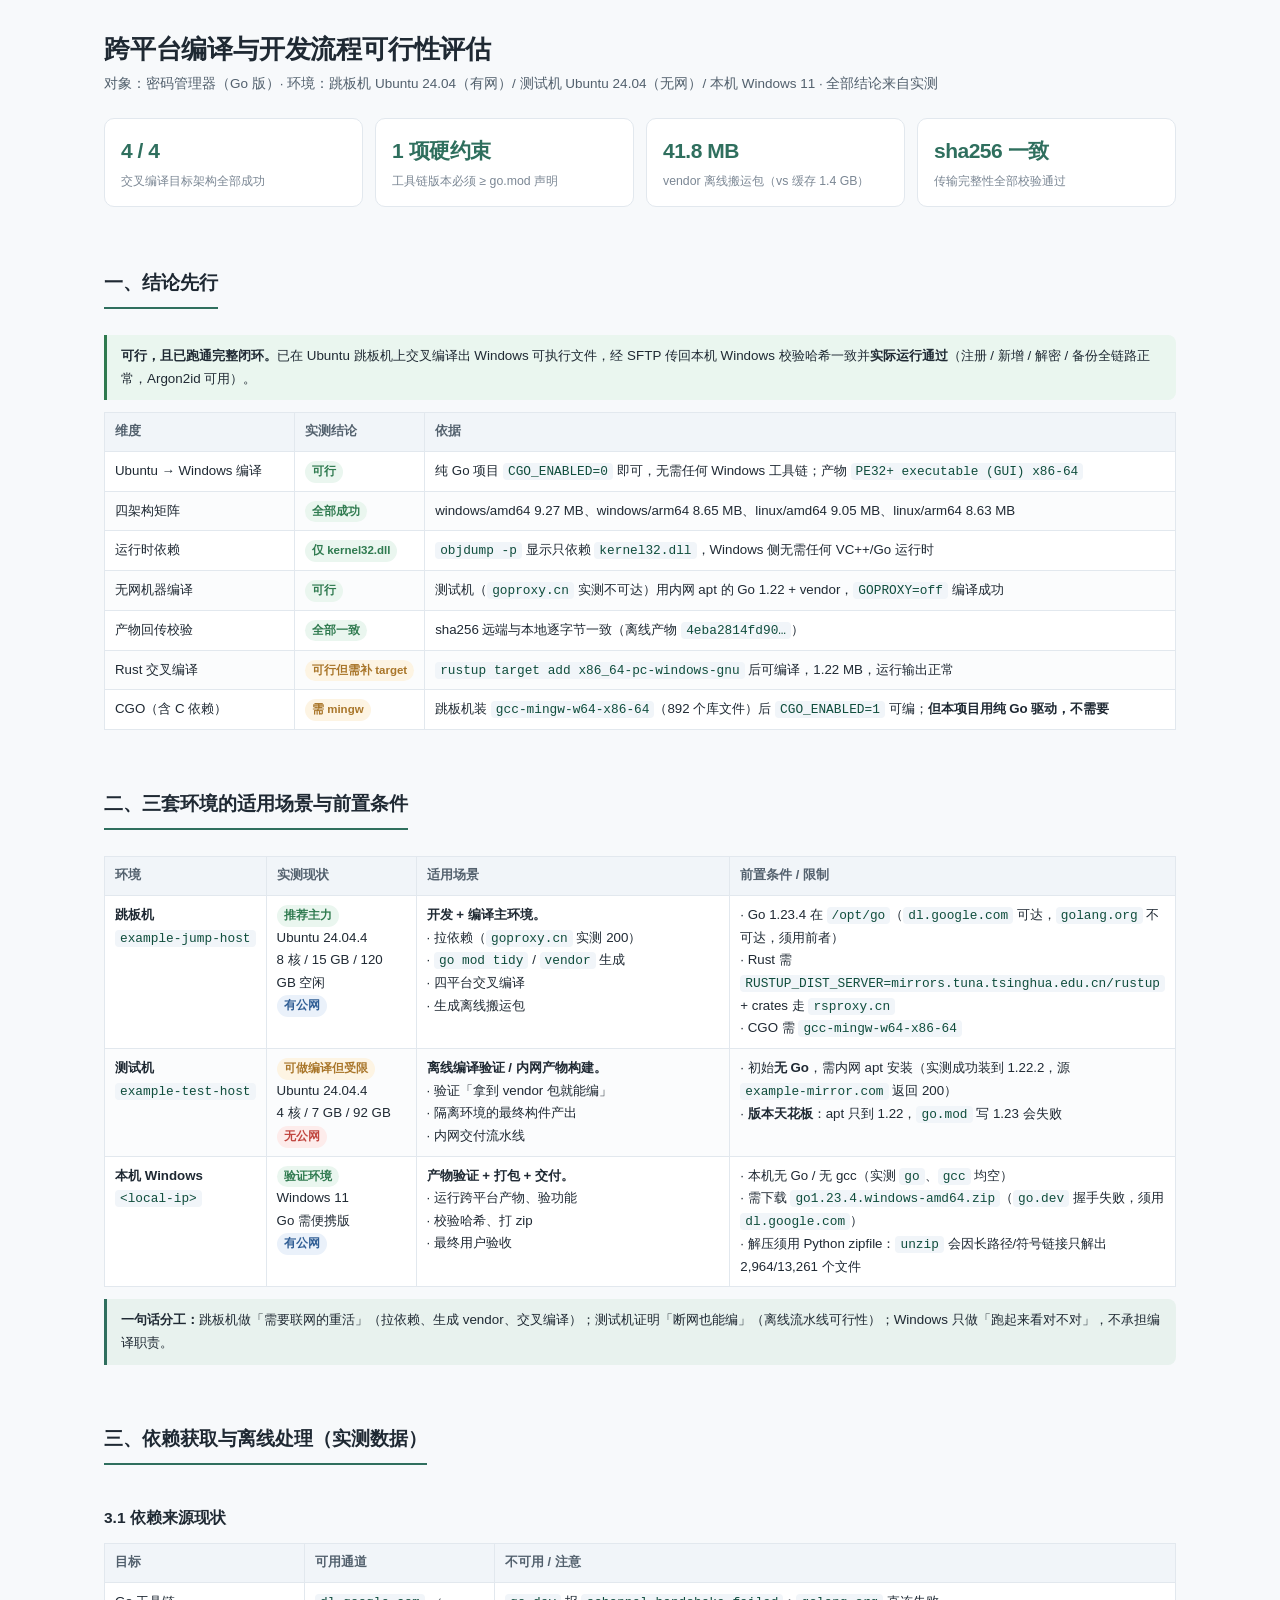
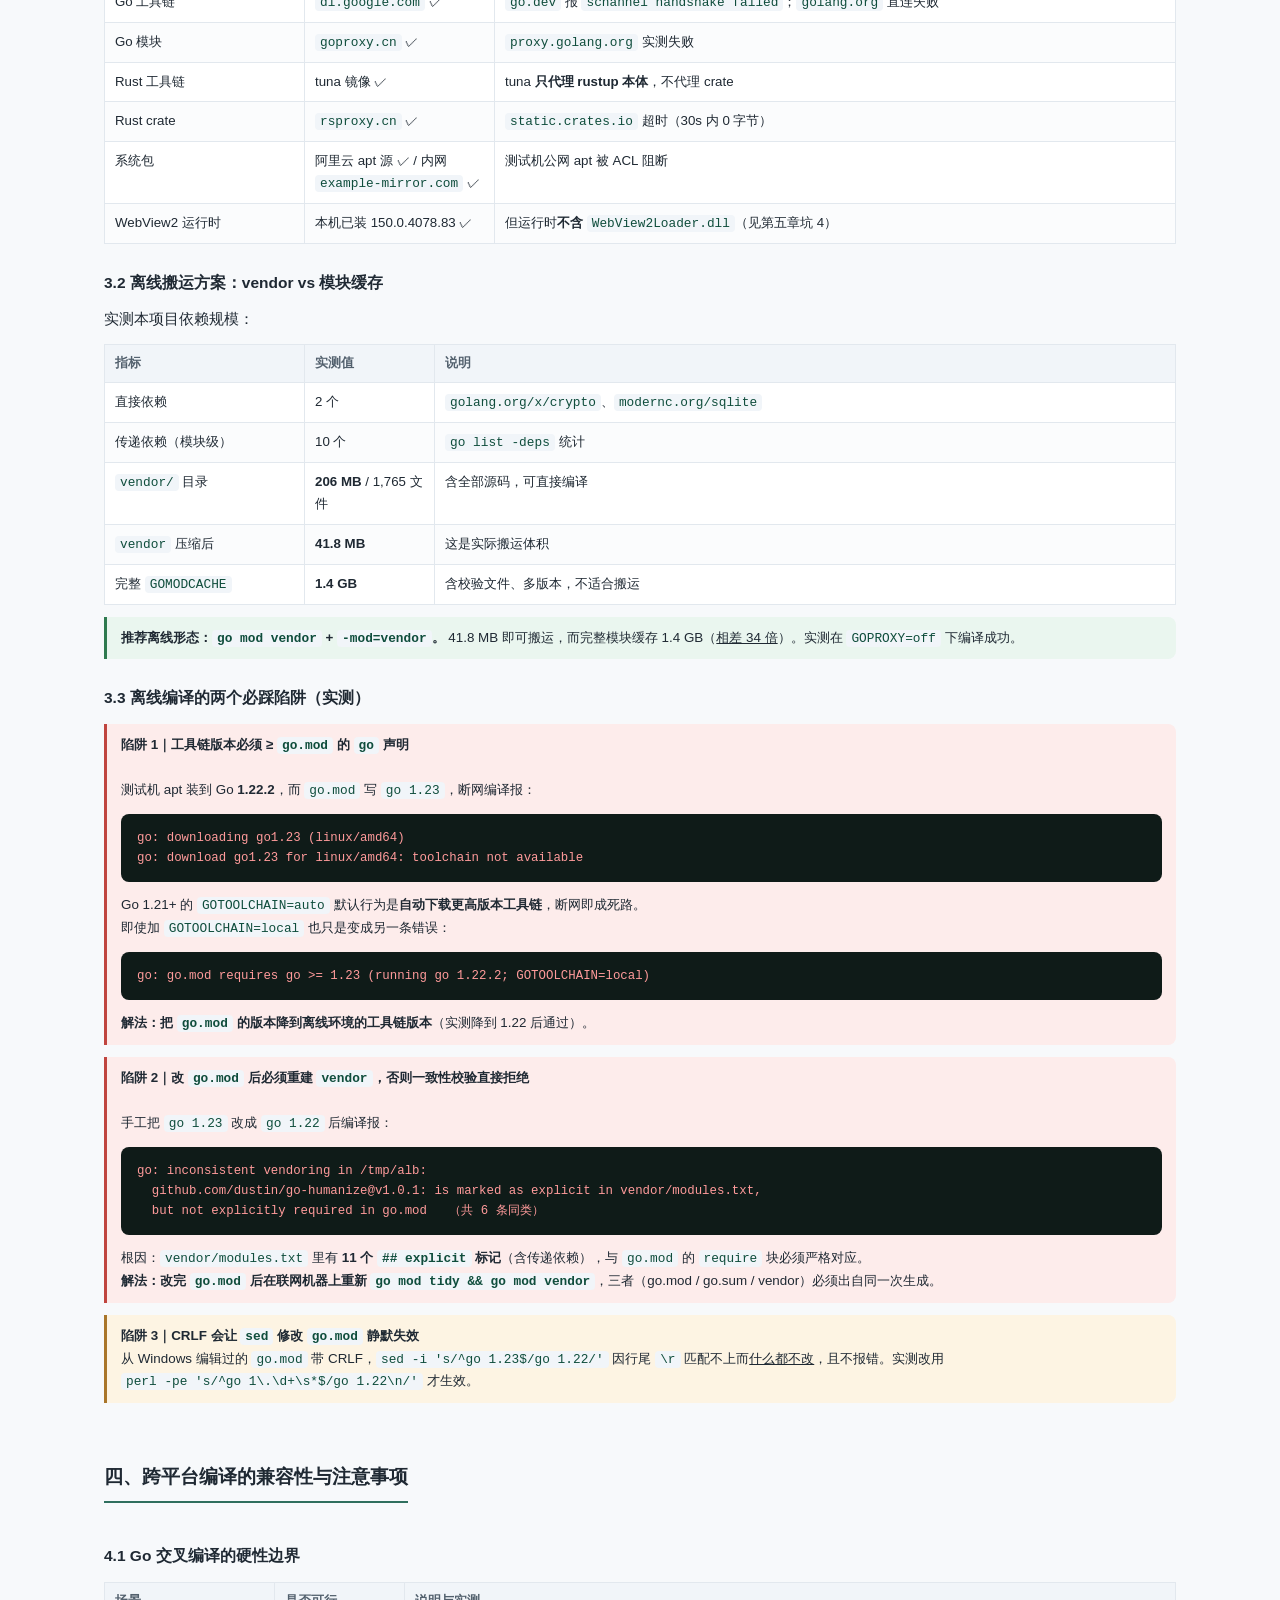
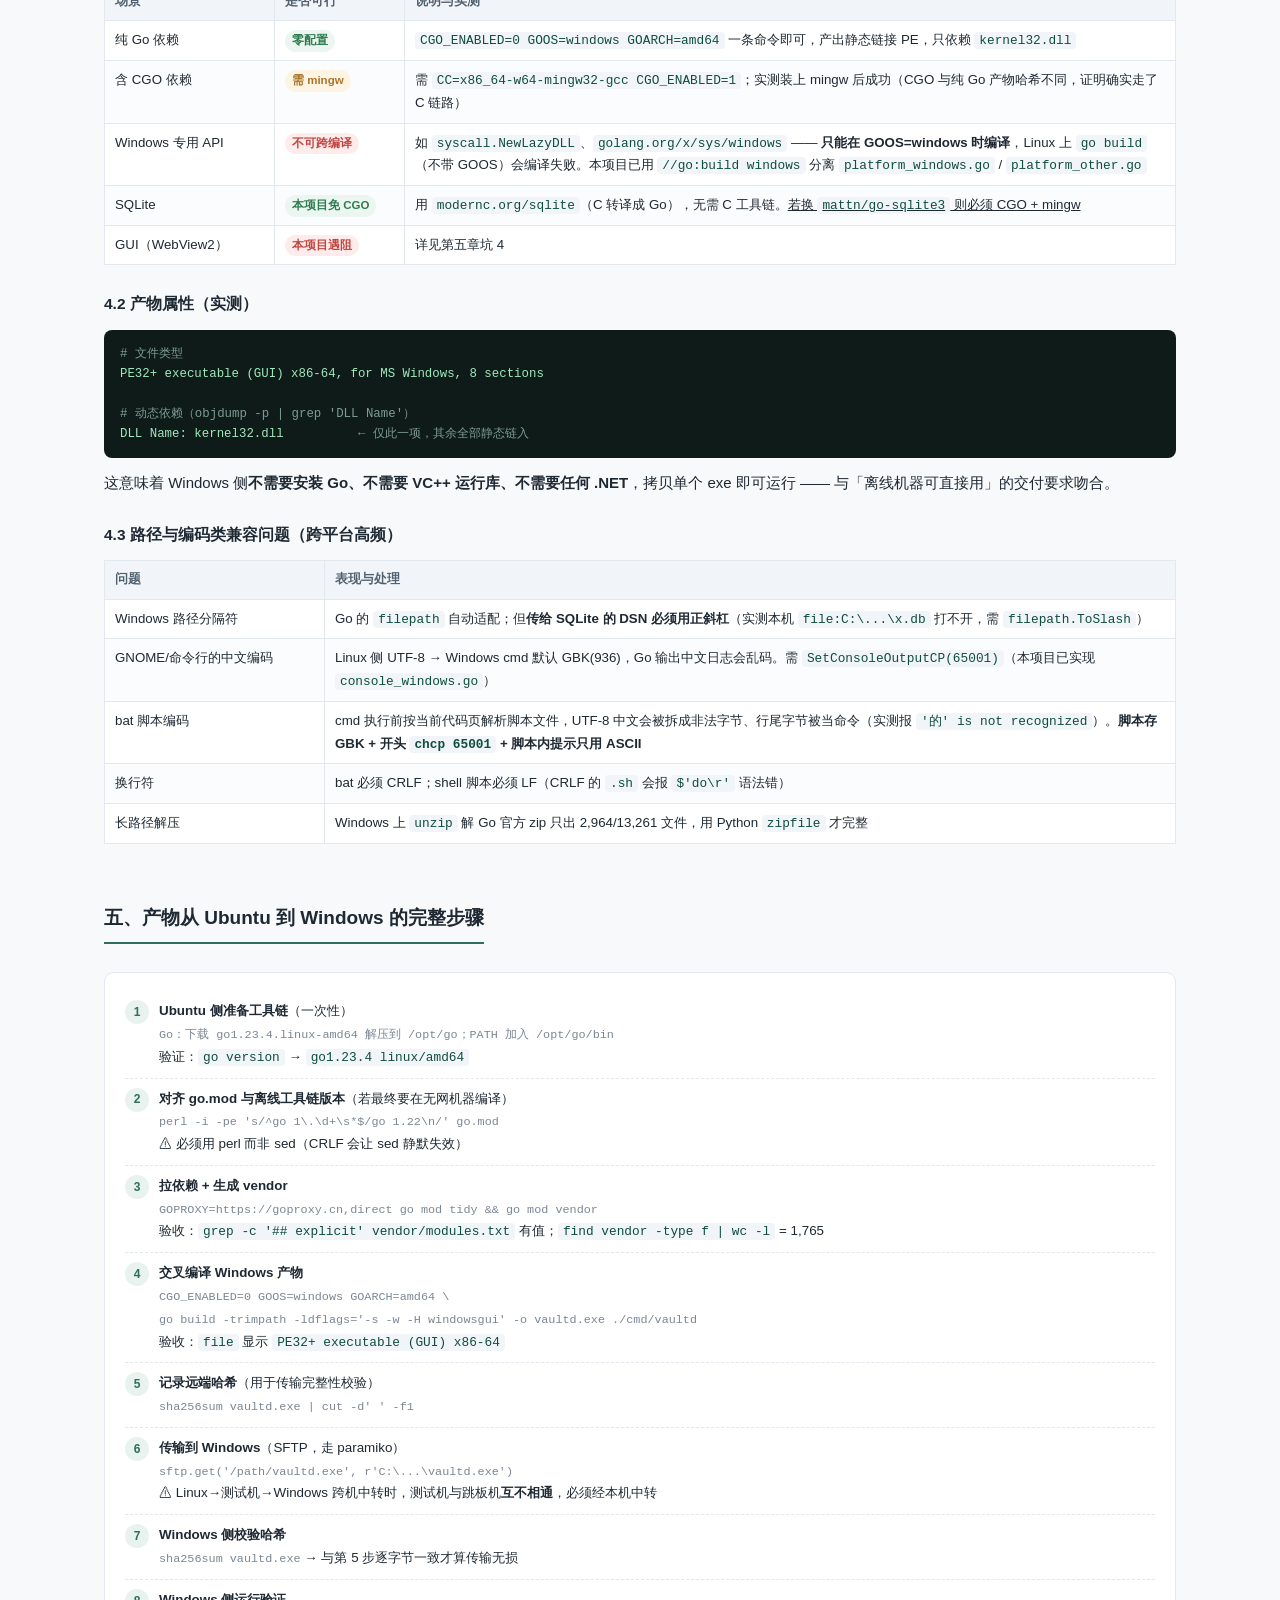
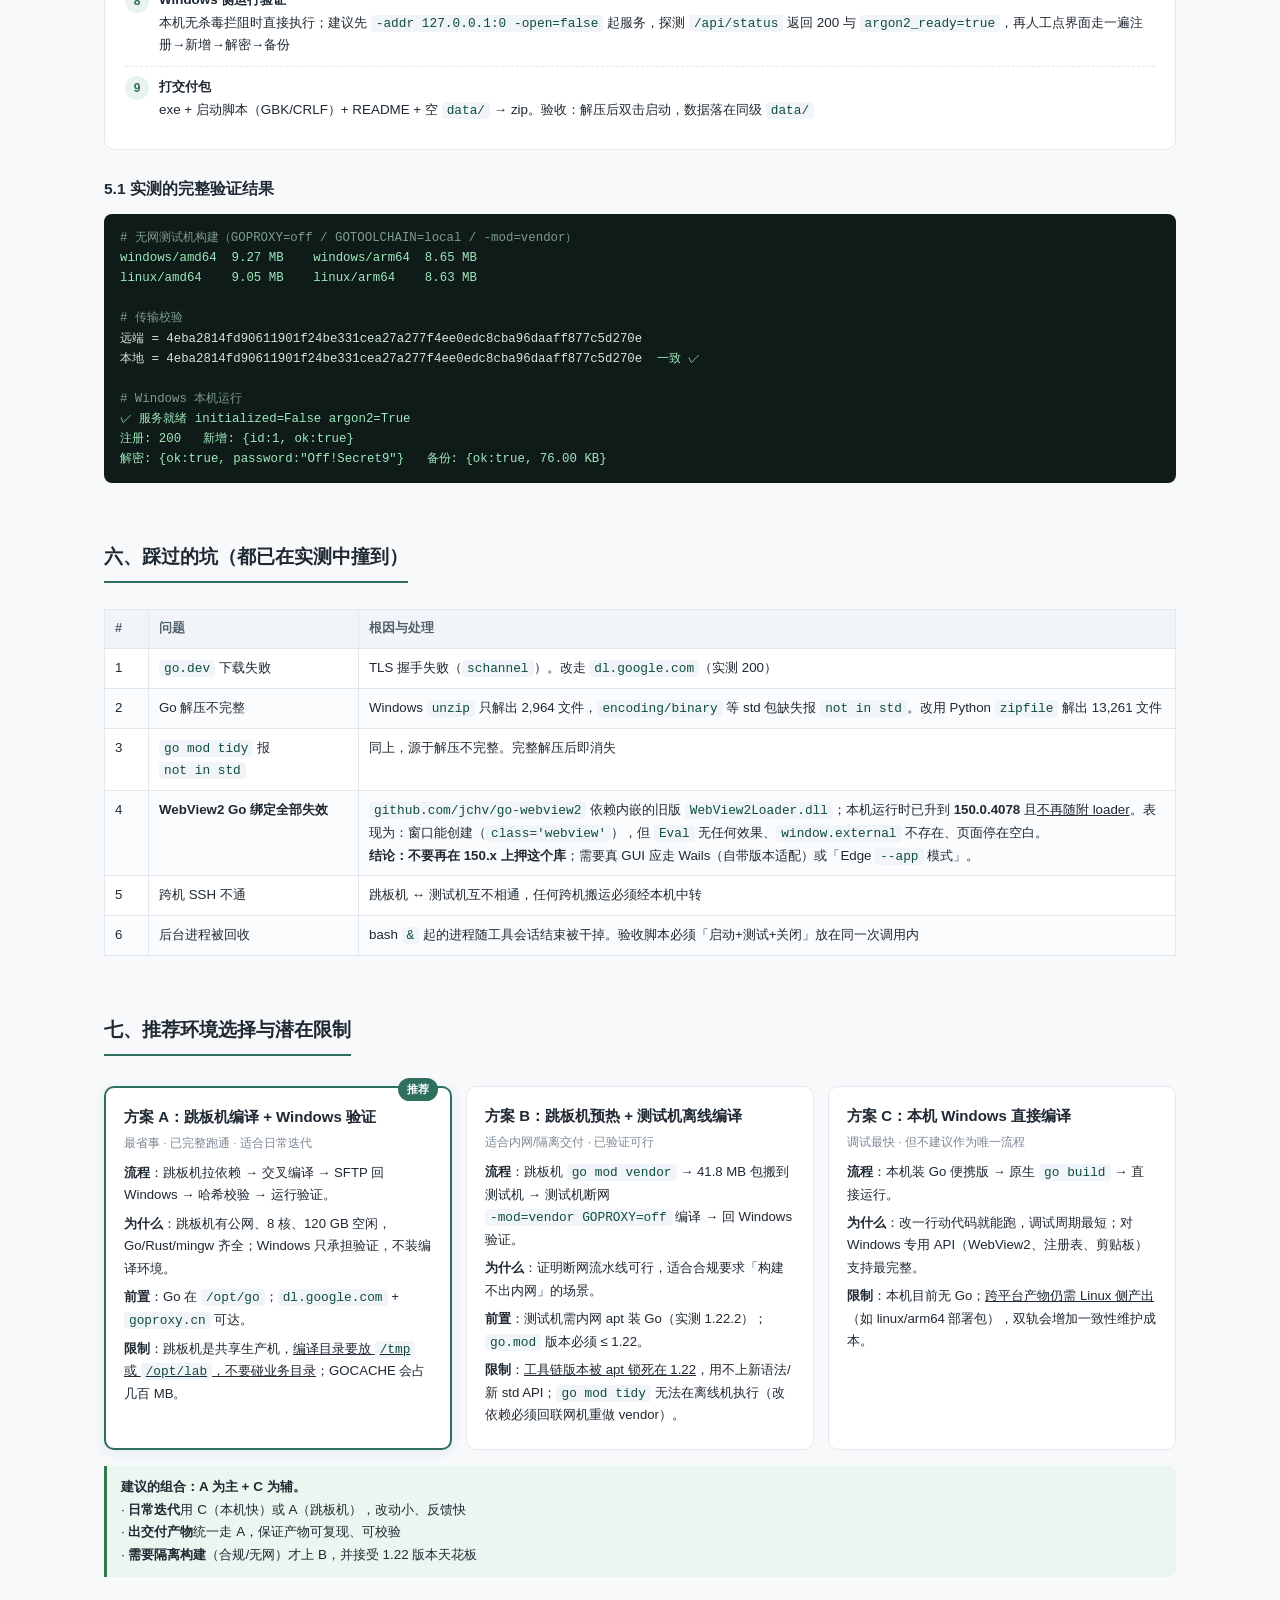
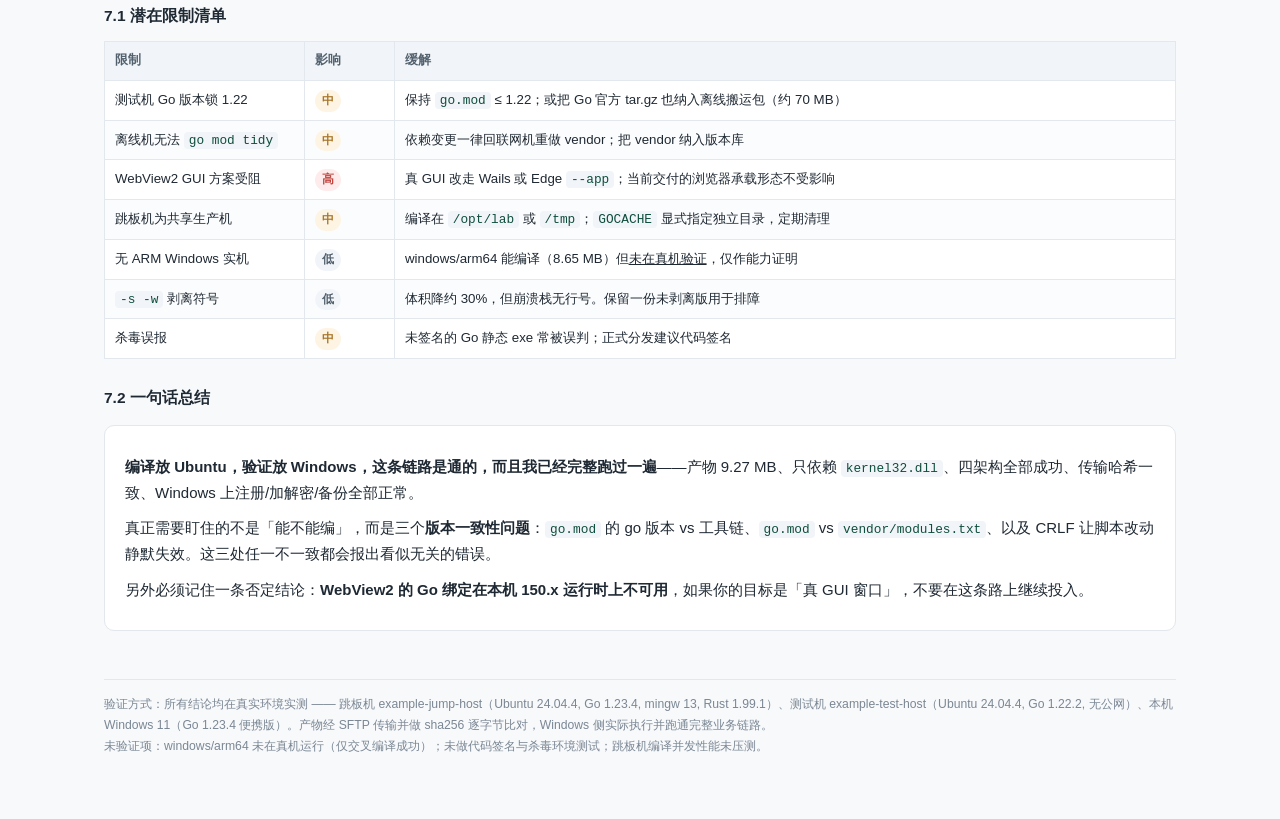
<file: docs/跨平台编译与开发流程可行性评估.html>
<!DOCTYPE html>
<html lang="zh-CN">
<head>
<meta charset="UTF-8">
<meta name="viewport" content="width=device-width, initial-scale=1">
<title>跨平台编译与开发流程可行性评估</title>
<style>
:root{
  --ink:#1f2933;--ink-2:#52606d;--ink-3:#7b8794;
  --line:#e2e8ee;--line-2:#cfd8e3;--bg:#f7f9fb;--card:#fff;--soft:#f1f5f9;
  --brand:#2f6f5e;--brand-soft:#e8f2ee;
  --red:#c0453f;--red-soft:#fdeceb;--amber:#a9762a;--amber-soft:#fdf4e3;
  --green:#2f7a4f;--green-soft:#eaf6ef;--blue:#2f5d94;--blue-soft:#eaf1fa;
  --mono:ui-monospace,SFMono-Regular,"Cascadia Mono",Consolas,Menlo,monospace;
}
*{box-sizing:border-box}
body{margin:0;background:var(--bg);color:var(--ink);
  font:15px/1.7 -apple-system,BlinkMacSystemFont,"Segoe UI","Microsoft YaHei",sans-serif}
.wrap{max-width:1120px;margin:0 auto;padding:32px 24px 72px}
h1{font-size:26px;line-height:1.35;margin:0 0 6px;letter-spacing:-.2px}
h2{font-size:19px;margin:46px 0 14px;padding-bottom:8px;border-bottom:2px solid var(--brand);display:inline-block}
h3{font-size:15.5px;margin:26px 0 8px}
h4{font-size:14px;margin:18px 0 6px;color:var(--ink-2)}
p{margin:10px 0}
.sub{color:var(--ink-2);font-size:13.5px;margin-bottom:22px}
code{font-family:var(--mono);font-size:12.8px;background:var(--soft);padding:1px 5px;border-radius:4px;color:#0f4d3c;white-space:nowrap}
pre{font-family:var(--mono);font-size:12.4px;line-height:1.62;background:#0f1b18;color:#d6e4df;
  padding:14px 16px;border-radius:8px;overflow-x:auto;margin:12px 0}
pre .c{color:#7d9b91}
pre .o{color:#9fe8bd}
pre .e{color:#ff9b9b}
.card{background:var(--card);border:1px solid var(--line);border-radius:10px;padding:18px 20px;margin:14px 0}
.grid{display:grid;grid-template-columns:repeat(auto-fit,minmax(210px,1fr));gap:12px;margin:14px 0}
.kpi{background:var(--card);border:1px solid var(--line);border-radius:10px;padding:14px 16px}
.kpi .n{font-size:21px;font-weight:600;color:var(--brand);letter-spacing:-.5px}
.kpi .l{font-size:12.3px;color:var(--ink-3);margin-top:2px}
table{width:100%;border-collapse:collapse;margin:12px 0;font-size:13.3px;background:var(--card)}
th,td{border:1px solid var(--line);padding:8px 10px;text-align:left;vertical-align:top}
th{background:var(--soft);font-weight:600;color:var(--ink-2);font-size:12.7px;white-space:nowrap}
tbody tr:nth-child(even){background:#fbfcfd}
.tag{display:inline-block;font-size:11.5px;padding:1px 7px;border-radius:20px;white-space:nowrap;font-weight:600}
.t-ok{background:var(--green-soft);color:var(--green)}
.t-bad{background:var(--red-soft);color:var(--red)}
.t-warn{background:var(--amber-soft);color:var(--amber)}
.t-n{background:var(--soft);color:var(--ink-2)}
.t-info{background:var(--blue-soft);color:var(--blue)}
ul,ol{margin:8px 0;padding-left:22px}
li{margin:4px 0}
.note{border-left:3px solid var(--brand);background:var(--brand-soft);padding:10px 14px;border-radius:0 8px 8px 0;font-size:13.4px;margin:12px 0}
.warn{border-left:3px solid var(--amber);background:var(--amber-soft);padding:10px 14px;border-radius:0 8px 8px 0;font-size:13.4px;margin:12px 0}
.danger{border-left:3px solid var(--red);background:var(--red-soft);padding:10px 14px;border-radius:0 8px 8px 0;font-size:13.4px;margin:12px 0}
.ok{border-left:3px solid var(--green);background:var(--green-soft);padding:10px 14px;border-radius:0 8px 8px 0;font-size:13.4px;margin:12px 0}
.opts{display:grid;grid-template-columns:repeat(auto-fit,minmax(300px,1fr));gap:14px;margin:16px 0}
.opt{background:var(--card);border:1px solid var(--line);border-radius:10px;padding:16px 18px;position:relative}
.opt.rec{border:2px solid var(--brand);box-shadow:0 2px 12px rgba(47,111,94,.1)}
.opt .badge{position:absolute;top:-10px;right:12px;background:var(--brand);color:#fff;font-size:11px;padding:2px 9px;border-radius:20px;font-weight:600}
.opt h4{margin:0 0 4px;font-size:15px;color:var(--ink)}
.opt .meta{font-size:12px;color:var(--ink-3);margin-bottom:8px}
.opt p{font-size:13.2px;margin:6px 0}
.step{display:flex;gap:10px;padding:9px 0;border-bottom:1px dashed var(--line)}
.step:last-child{border-bottom:0}
.step .i{flex:0 0 24px;height:24px;border-radius:50%;background:var(--brand-soft);color:var(--brand);
  font-size:12px;font-weight:700;display:flex;align-items:center;justify-content:center}
.step .t{flex:1 1 auto;min-width:0;font-size:13.4px}
.step .t em{font-style:normal;color:var(--ink-3);font-family:var(--mono);font-size:11.8px}
footer{margin-top:48px;padding-top:14px;border-top:1px solid var(--line);color:var(--ink-3);font-size:12.2px}
</style>
</head>
<body>
<div class="wrap">

<h1>跨平台编译与开发流程可行性评估</h1>
<div class="sub">对象：密码管理器（Go 版）· 环境：跳板机 Ubuntu 24.04（有网）/ 测试机 Ubuntu 24.04（无网）/ 本机 Windows 11 · 全部结论来自实测</div>

<div class="grid">
  <div class="kpi"><div class="n">4 / 4</div><div class="l">交叉编译目标架构全部成功</div></div>
  <div class="kpi"><div class="n">1 项硬约束</div><div class="l">工具链版本必须 ≥ go.mod 声明</div></div>
  <div class="kpi"><div class="n">41.8 MB</div><div class="l">vendor 离线搬运包（vs 缓存 1.4 GB）</div></div>
  <div class="kpi"><div class="n">sha256 一致</div><div class="l">传输完整性全部校验通过</div></div>
</div>

<!-- ============ 结论先行 ============ -->
<h2>一、结论先行</h2>

<div class="ok">
<strong>可行，且已跑通完整闭环。</strong>已在 Ubuntu 跳板机上交叉编译出 Windows 可执行文件，经 SFTP 传回本机 Windows 校验哈希一致并<strong>实际运行通过</strong>（注册 / 新增 / 解密 / 备份全链路正常，Argon2id 可用）。
</div>

<table>
<thead><tr><th style="width:190px">维度</th><th style="width:110px">实测结论</th><th>依据</th></tr></thead>
<tbody>
<tr><td>Ubuntu → Windows 编译</td><td><span class="tag t-ok">可行</span></td>
<td>纯 Go 项目 <code>CGO_ENABLED=0</code> 即可，无需任何 Windows 工具链；产物 <code>PE32+ executable (GUI) x86-64</code></td></tr>
<tr><td>四架构矩阵</td><td><span class="tag t-ok">全部成功</span></td>
<td>windows/amd64 9.27 MB、windows/arm64 8.65 MB、linux/amd64 9.05 MB、linux/arm64 8.63 MB</td></tr>
<tr><td>运行时依赖</td><td><span class="tag t-ok">仅 kernel32.dll</span></td>
<td><code>objdump -p</code> 显示只依赖 <code>kernel32.dll</code>，Windows 侧无需任何 VC++/Go 运行时</td></tr>
<tr><td>无网机器编译</td><td><span class="tag t-ok">可行</span></td>
<td>测试机（<code>goproxy.cn</code> 实测不可达）用内网 apt 的 Go 1.22 + vendor，<code>GOPROXY=off</code> 编译成功</td></tr>
<tr><td>产物回传校验</td><td><span class="tag t-ok">全部一致</span></td>
<td>sha256 远端与本地逐字节一致（离线产物 <code>4eba2814fd90…</code>）</td></tr>
<tr><td>Rust 交叉编译</td><td><span class="tag t-warn">可行但需补 target</span></td>
<td><code>rustup target add x86_64-pc-windows-gnu</code> 后可编译，1.22 MB，运行输出正常</td></tr>
<tr><td>CGO（含 C 依赖）</td><td><span class="tag t-warn">需 mingw</span></td>
<td>跳板机装 <code>gcc-mingw-w64-x86-64</code>（892 个库文件）后 <code>CGO_ENABLED=1</code> 可编；<strong>但本项目用纯 Go 驱动，不需要</strong></td></tr>
</tbody>
</table>

<!-- ============ 环境对比 ============ -->
<h2>二、三套环境的适用场景与前置条件</h2>

<table>
<thead><tr><th style="width:120px">环境</th><th style="width:150px">实测现状</th><th>适用场景</th><th style="width:230px">前置条件 / 限制</th></tr></thead>
<tbody>
<tr>
<td><strong>跳板机</strong><br><code>example-jump-host</code></td>
<td><span class="tag t-ok">推荐主力</span><br>Ubuntu 24.04.4<br>8 核 / 15 GB / 120 GB 空闲<br><span class="tag t-info">有公网</span></td>
<td>
<strong>开发 + 编译主环境。</strong><br>
· 拉依赖（<code>goproxy.cn</code> 实测 200）<br>
· <code>go mod tidy</code> / <code>vendor</code> 生成<br>
· 四平台交叉编译<br>
· 生成离线搬运包
</td>
<td>
· Go 1.23.4 在 <code>/opt/go</code>（<code>dl.google.com</code> 可达，<code>golang.org</code> 不可达，须用前者）<br>
· Rust 需 <code>RUSTUP_DIST_SERVER=mirrors.tuna.tsinghua.edu.cn/rustup</code> + crates 走 <code>rsproxy.cn</code><br>
· CGO 需 <code>gcc-mingw-w64-x86-64</code>
</td>
</tr>
<tr>
<td><strong>测试机</strong><br><code>example-test-host</code></td>
<td><span class="tag t-warn">可做编译但受限</span><br>Ubuntu 24.04.4<br>4 核 / 7 GB / 92 GB<br><span class="tag t-bad">无公网</span></td>
<td>
<strong>离线编译验证 / 内网产物构建。</strong><br>
· 验证「拿到 vendor 包就能编」<br>
· 隔离环境的最终构件产出<br>
· 内网交付流水线
</td>
<td>
· 初始<strong>无 Go</strong>，需内网 apt 安装（实测成功装到 1.22.2，源 <code>example-mirror.com</code> 返回 200）<br>
· <strong>版本天花板</strong>：apt 只到 1.22，<code>go.mod</code> 写 1.23 会失败
</td>
</tr>
<tr>
<td><strong>本机 Windows</strong><br><code>&lt;local-ip&gt;</code></td>
<td><span class="tag t-ok">验证环境</span><br>Windows 11<br>Go 需便携版<br><span class="tag t-info">有公网</span></td>
<td>
<strong>产物验证 + 打包 + 交付。</strong><br>
· 运行跨平台产物、验功能<br>
· 校验哈希、打 zip<br>
· 最终用户验收
</td>
<td>
· 本机无 Go / 无 gcc（实测 <code>go</code>、<code>gcc</code> 均空）<br>
· 需下载 <code>go1.23.4.windows-amd64.zip</code>（<code>go.dev</code> 握手失败，须用 <code>dl.google.com</code>）<br>
· 解压须用 Python zipfile：<code>unzip</code> 会因长路径/符号链接只解出 2,964/13,261 个文件
</td>
</tr>
</tbody>
</table>

<div class="note">
<strong>一句话分工：</strong>跳板机做「需要联网的重活」（拉依赖、生成 vendor、交叉编译）；测试机证明「断网也能编」（离线流水线可行性）；Windows 只做「跑起来看对不对」，不承担编译职责。
</div>

<!-- ============ 依赖获取与离线 ============ -->
<h2>三、依赖获取与离线处理（实测数据）</h2>

<h3>3.1 依赖来源现状</h3>
<table>
<thead><tr><th style="width:200px">目标</th><th style="width:190px">可用通道</th><th>不可用 / 注意</th></tr></thead>
<tbody>
<tr><td>Go 工具链</td><td><code>dl.google.com</code> ✓</td><td><code>go.dev</code> 报 <code>schannel handshake failed</code>；<code>golang.org</code> 直连失败</td></tr>
<tr><td>Go 模块</td><td><code>goproxy.cn</code> ✓</td><td><code>proxy.golang.org</code> 实测失败</td></tr>
<tr><td>Rust 工具链</td><td>tuna 镜像 ✓</td><td>tuna <strong>只代理 rustup 本体</strong>，不代理 crate</td></tr>
<tr><td>Rust crate</td><td><code>rsproxy.cn</code> ✓</td><td><code>static.crates.io</code> 超时（30s 内 0 字节）</td></tr>
<tr><td>系统包</td><td>阿里云 apt 源 ✓ / 内网 <code>example-mirror.com</code> ✓</td><td>测试机公网 apt 被 ACL 阻断</td></tr>
<tr><td>WebView2 运行时</td><td>本机已装 150.0.4078.83 ✓</td><td>但运行时<strong>不含</strong> <code>WebView2Loader.dll</code>（见第五章坑 4）</td></tr>
</tbody>
</table>

<h3>3.2 离线搬运方案：vendor vs 模块缓存</h3>
<p>实测本项目依赖规模：</p>
<table>
<thead><tr><th style="width:200px">指标</th><th style="width:130px">实测值</th><th>说明</th></tr></thead>
<tbody>
<tr><td>直接依赖</td><td>2 个</td><td><code>golang.org/x/crypto</code>、<code>modernc.org/sqlite</code></td></tr>
<tr><td>传递依赖（模块级）</td><td>10 个</td><td><code>go list -deps</code> 统计</td></tr>
<tr><td><code>vendor/</code> 目录</td><td><strong>206 MB</strong> / 1,765 文件</td><td>含全部源码，可直接编译</td></tr>
<tr><td><code>vendor</code> 压缩后</td><td><strong>41.8 MB</strong></td><td>这是实际搬运体积</td></tr>
<tr><td>完整 <code>GOMODCACHE</code></td><td><strong>1.4 GB</strong></td><td>含校验文件、多版本，不适合搬运</td></tr>
</tbody>
</table>

<div class="ok">
<strong>推荐离线形态：<code>go mod vendor</code> + <code>-mod=vendor</code>。</strong>
41.8 MB 即可搬运，而完整模块缓存 1.4 GB（<u>相差 34 倍</u>）。实测在 <code>GOPROXY=off</code> 下编译成功。
</div>

<h3>3.3 离线编译的两个必踩陷阱（实测）</h3>

<div class="danger">
<strong>陷阱 1｜工具链版本必须 ≥ <code>go.mod</code> 的 <code>go</code> 声明</strong><br><br>
测试机 apt 装到 Go <strong>1.22.2</strong>，而 <code>go.mod</code> 写 <code>go 1.23</code>，断网编译报：
<pre><span class="e">go: downloading go1.23 (linux/amd64)
go: download go1.23 for linux/amd64: toolchain not available</span></pre>
Go 1.21+ 的 <code>GOTOOLCHAIN=auto</code> 默认行为是<strong>自动下载更高版本工具链</strong>，断网即成死路。<br>
即使加 <code>GOTOOLCHAIN=local</code> 也只是变成另一条错误：
<pre><span class="e">go: go.mod requires go >= 1.23 (running go 1.22.2; GOTOOLCHAIN=local)</span></pre>
<strong>解法：把 <code>go.mod</code> 的版本降到离线环境的工具链版本</strong>（实测降到 1.22 后通过）。
</div>

<div class="danger">
<strong>陷阱 2｜改 <code>go.mod</code> 后必须重建 <code>vendor</code>，否则一致性校验直接拒绝</strong><br><br>
手工把 <code>go 1.23</code> 改成 <code>go 1.22</code> 后编译报：
<pre><span class="e">go: inconsistent vendoring in /tmp/alb:
&nbsp;&nbsp;github.com/dustin/go-humanize@v1.0.1: is marked as explicit in vendor/modules.txt,
&nbsp;&nbsp;but not explicitly required in go.mod   （共 6 条同类）</span></pre>
根因：<code>vendor/modules.txt</code> 里有 <strong>11 个 <code>## explicit</code> 标记</strong>（含传递依赖），与 <code>go.mod</code> 的 <code>require</code> 块必须严格对应。<br>
<strong>解法：改完 <code>go.mod</code> 后在联网机器上重新 <code>go mod tidy &amp;&amp; go mod vendor</code></strong>，三者（go.mod / go.sum / vendor）必须出自同一次生成。
</div>

<div class="warn">
<strong>陷阱 3｜CRLF 会让 <code>sed</code> 修改 <code>go.mod</code> 静默失效</strong><br>
从 Windows 编辑过的 <code>go.mod</code> 带 CRLF，<code>sed -i 's/^go 1.23$/go 1.22/'</code> 因行尾 <code>\r</code> 匹配不上而<u>什么都不改</u>，且不报错。实测改用 <code>perl -pe 's/^go 1\.\d+\s*$/go 1.22\n/'</code> 才生效。
</div>

<!-- ============ 兼容性 ============ -->
<h2>四、跨平台编译的兼容性与注意事项</h2>

<h3>4.1 Go 交叉编译的硬性边界</h3>
<table>
<thead><tr><th style="width:170px">场景</th><th style="width:130px">是否可行</th><th>说明与实测</th></tr></thead>
<tbody>
<tr><td>纯 Go 依赖</td><td><span class="tag t-ok">零配置</span></td>
<td><code>CGO_ENABLED=0 GOOS=windows GOARCH=amd64</code> 一条命令即可，产出静态链接 PE，只依赖 <code>kernel32.dll</code></td></tr>
<tr><td>含 CGO 依赖</td><td><span class="tag t-warn">需 mingw</span></td>
<td>需 <code>CC=x86_64-w64-mingw32-gcc CGO_ENABLED=1</code>；实测装上 mingw 后成功（CGO 与纯 Go 产物哈希不同，证明确实走了 C 链路）</td></tr>
<tr><td>Windows 专用 API</td><td><span class="tag t-bad">不可跨编译</span></td>
<td>如 <code>syscall.NewLazyDLL</code>、<code>golang.org/x/sys/windows</code> —— <strong>只能在 GOOS=windows 时编译</strong>，Linux 上 <code>go build</code>（不带 GOOS）会编译失败。本项目已用 <code>//go:build windows</code> 分离 <code>platform_windows.go</code> / <code>platform_other.go</code></td></tr>
<tr><td>SQLite</td><td><span class="tag t-ok">本项目免 CGO</span></td>
<td>用 <code>modernc.org/sqlite</code>（C 转译成 Go），无需 C 工具链。<u>若换 <code>mattn/go-sqlite3</code> 则必须 CGO + mingw</u></td></tr>
<tr><td>GUI（WebView2）</td><td><span class="tag t-bad">本项目遇阻</span></td>
<td>详见第五章坑 4</td></tr>
</tbody>
</table>

<h3>4.2 产物属性（实测）</h3>
<pre><span class="c"># 文件类型</span>
<span class="o">PE32+ executable (GUI) x86-64, for MS Windows, 8 sections</span>

<span class="c"># 动态依赖（objdump -p | grep 'DLL Name'）</span>
<span class="o">DLL Name: kernel32.dll</span>          <span class="c">← 仅此一项，其余全部静态链入</span></pre>
<p>这意味着 Windows 侧<strong>不需要安装 Go、不需要 VC++ 运行库、不需要任何 .NET</strong>，拷贝单个 exe 即可运行 —— 与「离线机器可直接用」的交付要求吻合。</p>

<h3>4.3 路径与编码类兼容问题（跨平台高频）</h3>
<table>
<thead><tr><th style="width:220px">问题</th><th>表现与处理</th></tr></thead>
<tbody>
<tr><td>Windows 路径分隔符</td><td>Go 的 <code>filepath</code> 自动适配；但<strong>传给 SQLite 的 DSN 必须用正斜杠</strong>（实测本机 <code>file:C:\...\x.db</code> 打不开，需 <code>filepath.ToSlash</code>）</td></tr>
<tr><td>GNOME/命令行的中文编码</td><td>Linux 侧 UTF-8 → Windows cmd 默认 GBK(936)，Go 输出中文日志会乱码。需 <code>SetConsoleOutputCP(65001)</code>（本项目已实现 <code>console_windows.go</code>）</td></tr>
<tr><td>bat 脚本编码</td><td>cmd 执行前按当前代码页解析脚本文件，UTF-8 中文会被拆成非法字节、行尾字节被当命令（实测报 <code>'的' is not recognized</code>）。<strong>脚本存 GBK + 开头 <code>chcp 65001</code> + 脚本内提示只用 ASCII</strong></td></tr>
<tr><td>换行符</td><td>bat 必须 CRLF；shell 脚本必须 LF（CRLF 的 <code>.sh</code> 会报 <code>$'do\r'</code> 语法错）</td></tr>
<tr><td>长路径解压</td><td>Windows 上 <code>unzip</code> 解 Go 官方 zip 只出 2,964/13,261 文件，用 Python <code>zipfile</code> 才完整</td></tr>
</tbody>
</table>

<!-- ============ 传输与验证 ============ -->
<h2>五、产物从 Ubuntu 到 Windows 的完整步骤</h2>

<div class="card">
<div class="step"><div class="i">1</div><div class="t"><strong>Ubuntu 侧准备工具链</strong>（一次性）<br>
<em>Go：下载 go1.23.4.linux-amd64 解压到 /opt/go；PATH 加入 /opt/go/bin</em><br>
验证：<code>go version</code> → <code>go1.23.4 linux/amd64</code></div></div>

<div class="step"><div class="i">2</div><div class="t"><strong>对齐 go.mod 与离线工具链版本</strong>（若最终要在无网机器编译）<br>
<em>perl -i -pe 's/^go 1\.\d+\s*$/go 1.22\n/' go.mod</em><br>
⚠ 必须用 perl 而非 sed（CRLF 会让 sed 静默失效）</div></div>

<div class="step"><div class="i">3</div><div class="t"><strong>拉依赖 + 生成 vendor</strong><br>
<em>GOPROXY=https://goproxy.cn,direct go mod tidy &amp;&amp; go mod vendor</em><br>
验收：<code>grep -c '## explicit' vendor/modules.txt</code> 有值；<code>find vendor -type f | wc -l</code> = 1,765</div></div>

<div class="step"><div class="i">4</div><div class="t"><strong>交叉编译 Windows 产物</strong><br>
<em>CGO_ENABLED=0 GOOS=windows GOARCH=amd64 \<br>
go build -trimpath -ldflags='-s -w -H windowsgui' -o vaultd.exe ./cmd/vaultd</em><br>
验收：<code>file</code> 显示 <code>PE32+ executable (GUI) x86-64</code></div></div>

<div class="step"><div class="i">5</div><div class="t"><strong>记录远端哈希</strong>（用于传输完整性校验）<br>
<em>sha256sum vaultd.exe | cut -d' ' -f1</em></div></div>

<div class="step"><div class="i">6</div><div class="t"><strong>传输到 Windows</strong>（SFTP，走 paramiko）<br>
<em>sftp.get('/path/vaultd.exe', r'C:\...\vaultd.exe')</em><br>
⚠ Linux→测试机→Windows 跨机中转时，测试机与跳板机<strong>互不相通</strong>，必须经本机中转</div></div>

<div class="step"><div class="i">7</div><div class="t"><strong>Windows 侧校验哈希</strong><br>
<em>sha256sum vaultd.exe</em> → 与第 5 步逐字节一致才算传输无损</div></div>

<div class="step"><div class="i">8</div><div class="t"><strong>Windows 侧运行验证</strong><br>
本机无杀毒拦阻时直接执行；建议先 <code>-addr 127.0.0.1:0 -open=false</code> 起服务，探测 <code>/api/status</code> 返回 200 与 <code>argon2_ready=true</code>，再人工点界面走一遍注册→新增→解密→备份</div></div>

<div class="step"><div class="i">9</div><div class="t"><strong>打交付包</strong><br>
exe + 启动脚本（GBK/CRLF）+ README + 空 <code>data/</code> → zip。验收：解压后双击启动，数据落在同级 <code>data/</code></div></div>
</div>

<h3>5.1 实测的完整验证结果</h3>
<pre><span class="c"># 无网测试机构建（GOPROXY=off / GOTOOLCHAIN=local / -mod=vendor）</span>
<span class="o">windows/amd64  9.27 MB    windows/arm64  8.65 MB
linux/amd64    9.05 MB    linux/arm64    8.63 MB</span>

<span class="c"># 传输校验</span>
远端 = 4eba2814fd90611901f24be331cea27a277f4ee0edc8cba96daaff877c5d270e
本地 = 4eba2814fd90611901f24be331cea27a277f4ee0edc8cba96daaff877c5d270e  <span class="o">一致 ✓</span>

<span class="c"># Windows 本机运行</span>
<span class="o">✓ 服务就绪 initialized=False argon2=True</span>
<span class="o">注册: 200   新增: {id:1, ok:true}</span>
<span class="o">解密: {ok:true, password:"Off!Secret9"}   备份: {ok:true, 76.00 KB}</span></pre>

<!-- ============ 已知坑 ============ -->
<h2>六、踩过的坑（都已在实测中撞到）</h2>

<table>
<thead><tr><th style="width:44px">#</th><th style="width:210px">问题</th><th>根因与处理</th></tr></thead>
<tbody>
<tr><td>1</td><td><code>go.dev</code> 下载失败</td><td>TLS 握手失败（<code>schannel</code>）。改走 <code>dl.google.com</code>（实测 200）</td></tr>
<tr><td>2</td><td>Go 解压不完整</td><td>Windows <code>unzip</code> 只解出 2,964 文件，<code>encoding/binary</code> 等 std 包缺失报 <code>not in std</code>。改用 Python <code>zipfile</code> 解出 13,261 文件</td></tr>
<tr><td>3</td><td><code>go mod tidy</code> 报 <code>not in std</code></td><td>同上，源于解压不完整。完整解压后即消失</td></tr>
<tr><td>4</td><td><strong>WebView2 Go 绑定全部失效</strong></td><td>
<code>github.com/jchv/go-webview2</code> 依赖内嵌的旧版 <code>WebView2Loader.dll</code>；本机运行时已升到 <strong>150.0.4078</strong> 且<u>不再随附 loader</u>。表现为：窗口能创建（<code>class='webview'</code>），但 <code>Eval</code> 无任何效果、<code>window.external</code> 不存在、页面停在空白。<br>
<strong>结论：不要再在 150.x 上押这个库</strong>；需要真 GUI 应走 Wails（自带版本适配）或「Edge <code>--app</code> 模式」。</td></tr>
<tr><td>5</td><td>跨机 SSH 不通</td><td>跳板机 ↔ 测试机互不相通，任何跨机搬运必须经本机中转</td></tr>
<tr><td>6</td><td>后台进程被回收</td><td>bash <code>&amp;</code> 起的进程随工具会话结束被干掉。验收脚本必须「启动+测试+关闭」放在同一次调用内</td></tr>
</tbody>
</table>

<!-- ============ 推荐 ============ -->
<h2>七、推荐环境选择与潜在限制</h2>

<div class="opts">
  <div class="opt rec">
    <div class="badge">推荐</div>
    <h4>方案 A：跳板机编译 + Windows 验证</h4>
    <div class="meta">最省事 · 已完整跑通 · 适合日常迭代</div>
    <p><strong>流程</strong>：跳板机拉依赖 → 交叉编译 → SFTP 回 Windows → 哈希校验 → 运行验证。</p>
    <p><strong>为什么</strong>：跳板机有公网、8 核、120 GB 空闲，Go/Rust/mingw 齐全；Windows 只承担验证，不装编译环境。</p>
    <p><strong>前置</strong>：Go 在 <code>/opt/go</code>；<code>dl.google.com</code> + <code>goproxy.cn</code> 可达。</p>
    <p><strong>限制</strong>：跳板机是共享生产机，<u>编译目录要放 <code>/tmp</code> 或 <code>/opt/lab</code>，不要碰业务目录</u>；GOCACHE 会占几百 MB。</p>
  </div>

  <div class="opt">
    <h4>方案 B：跳板机预热 + 测试机离线编译</h4>
    <div class="meta">适合内网/隔离交付 · 已验证可行</div>
    <p><strong>流程</strong>：跳板机 <code>go mod vendor</code> → 41.8 MB 包搬到测试机 → 测试机断网 <code>-mod=vendor GOPROXY=off</code> 编译 → 回 Windows 验证。</p>
    <p><strong>为什么</strong>：证明断网流水线可行，适合合规要求「构建不出内网」的场景。</p>
    <p><strong>前置</strong>：测试机需内网 apt 装 Go（实测 1.22.2）；<code>go.mod</code> 版本必须 ≤ 1.22。</p>
    <p><strong>限制</strong>：<u>工具链版本被 apt 锁死在 1.22</u>，用不上新语法/新 std API；<code>go mod tidy</code> 无法在离线机执行（改依赖必须回联网机重做 vendor）。</p>
  </div>

  <div class="opt">
    <h4>方案 C：本机 Windows 直接编译</h4>
    <div class="meta">调试最快 · 但不建议作为唯一流程</div>
    <p><strong>流程</strong>：本机装 Go 便携版 → 原生 <code>go build</code> → 直接运行。</p>
    <p><strong>为什么</strong>：改一行动代码就能跑，调试周期最短；对 Windows 专用 API（WebView2、注册表、剪贴板）支持最完整。</p>
    <p><strong>限制</strong>：本机目前无 Go；<u>跨平台产物仍需 Linux 侧产出</u>（如 linux/arm64 部署包），双轨会增加一致性维护成本。</p>
  </div>
</div>

<div class="ok">
<strong>建议的组合：A 为主 + C 为辅。</strong><br>
· <strong>日常迭代</strong>用 C（本机快）或 A（跳板机），改动小、反馈快<br>
· <strong>出交付产物</strong>统一走 A，保证产物可复现、可校验<br>
· <strong>需要隔离构建</strong>（合规/无网）才上 B，并接受 1.22 版本天花板
</div>

<h3>7.1 潜在限制清单</h3>
<table>
<thead><tr><th style="width:200px">限制</th><th style="width:90px">影响</th><th>缓解</th></tr></thead>
<tbody>
<tr><td>测试机 Go 版本锁 1.22</td><td><span class="tag t-warn">中</span></td><td>保持 <code>go.mod</code> ≤ 1.22；或把 Go 官方 tar.gz 也纳入离线搬运包（约 70 MB）</td></tr>
<tr><td>离线机无法 <code>go mod tidy</code></td><td><span class="tag t-warn">中</span></td><td>依赖变更一律回联网机重做 vendor；把 vendor 纳入版本库</td></tr>
<tr><td>WebView2 GUI 方案受阻</td><td><span class="tag t-bad">高</span></td><td>真 GUI 改走 Wails 或 Edge <code>--app</code>；当前交付的浏览器承载形态不受影响</td></tr>
<tr><td>跳板机为共享生产机</td><td><span class="tag t-warn">中</span></td><td>编译在 <code>/opt/lab</code> 或 <code>/tmp</code>；<code>GOCACHE</code> 显式指定独立目录，定期清理</td></tr>
<tr><td>无 ARM Windows 实机</td><td><span class="tag t-n">低</span></td><td>windows/arm64 能编译（8.65 MB）但<u>未在真机验证</u>，仅作能力证明</td></tr>
<tr><td><code>-s -w</code> 剥离符号</td><td><span class="tag t-n">低</span></td><td>体积降约 30%，但崩溃栈无行号。保留一份未剥离版用于排障</td></tr>
<tr><td>杀毒误报</td><td><span class="tag t-warn">中</span></td><td>未签名的 Go 静态 exe 常被误判；正式分发建议代码签名</td></tr>
</tbody>
</table>

<h3>7.2 一句话总结</h3>
<div class="card">
<p><strong>编译放 Ubuntu，验证放 Windows，这条链路是通的，而且我已经完整跑过一遍</strong>——产物 9.27 MB、只依赖 <code>kernel32.dll</code>、四架构全部成功、传输哈希一致、Windows 上注册/加解密/备份全部正常。</p>
<p>真正需要盯住的不是「能不能编」，而是三个<b>版本一致性问题</b>：<code>go.mod</code> 的 go 版本 vs 工具链、<code>go.mod</code> vs <code>vendor/modules.txt</code>、以及 CRLF 让脚本改动静默失效。这三处任一不一致都会报出看似无关的错误。</p>
<p>另外必须记住一条否定结论：<strong>WebView2 的 Go 绑定在本机 150.x 运行时上不可用</strong>，如果你的目标是「真 GUI 窗口」，不要在这条路上继续投入。</p>
</div>

<footer>
验证方式：所有结论均在真实环境实测 —— 跳板机 example-jump-host（Ubuntu 24.04.4, Go 1.23.4, mingw 13, Rust 1.99.1）、测试机 example-test-host（Ubuntu 24.04.4, Go 1.22.2, 无公网）、本机 Windows 11（Go 1.23.4 便携版）。产物经 SFTP 传输并做 sha256 逐字节比对，Windows 侧实际执行并跑通完整业务链路。<br>
未验证项：windows/arm64 未在真机运行（仅交叉编译成功）；未做代码签名与杀毒环境测试；跳板机编译并发性能未压测。
</footer>

</div>
</body>
</html>
</file>
